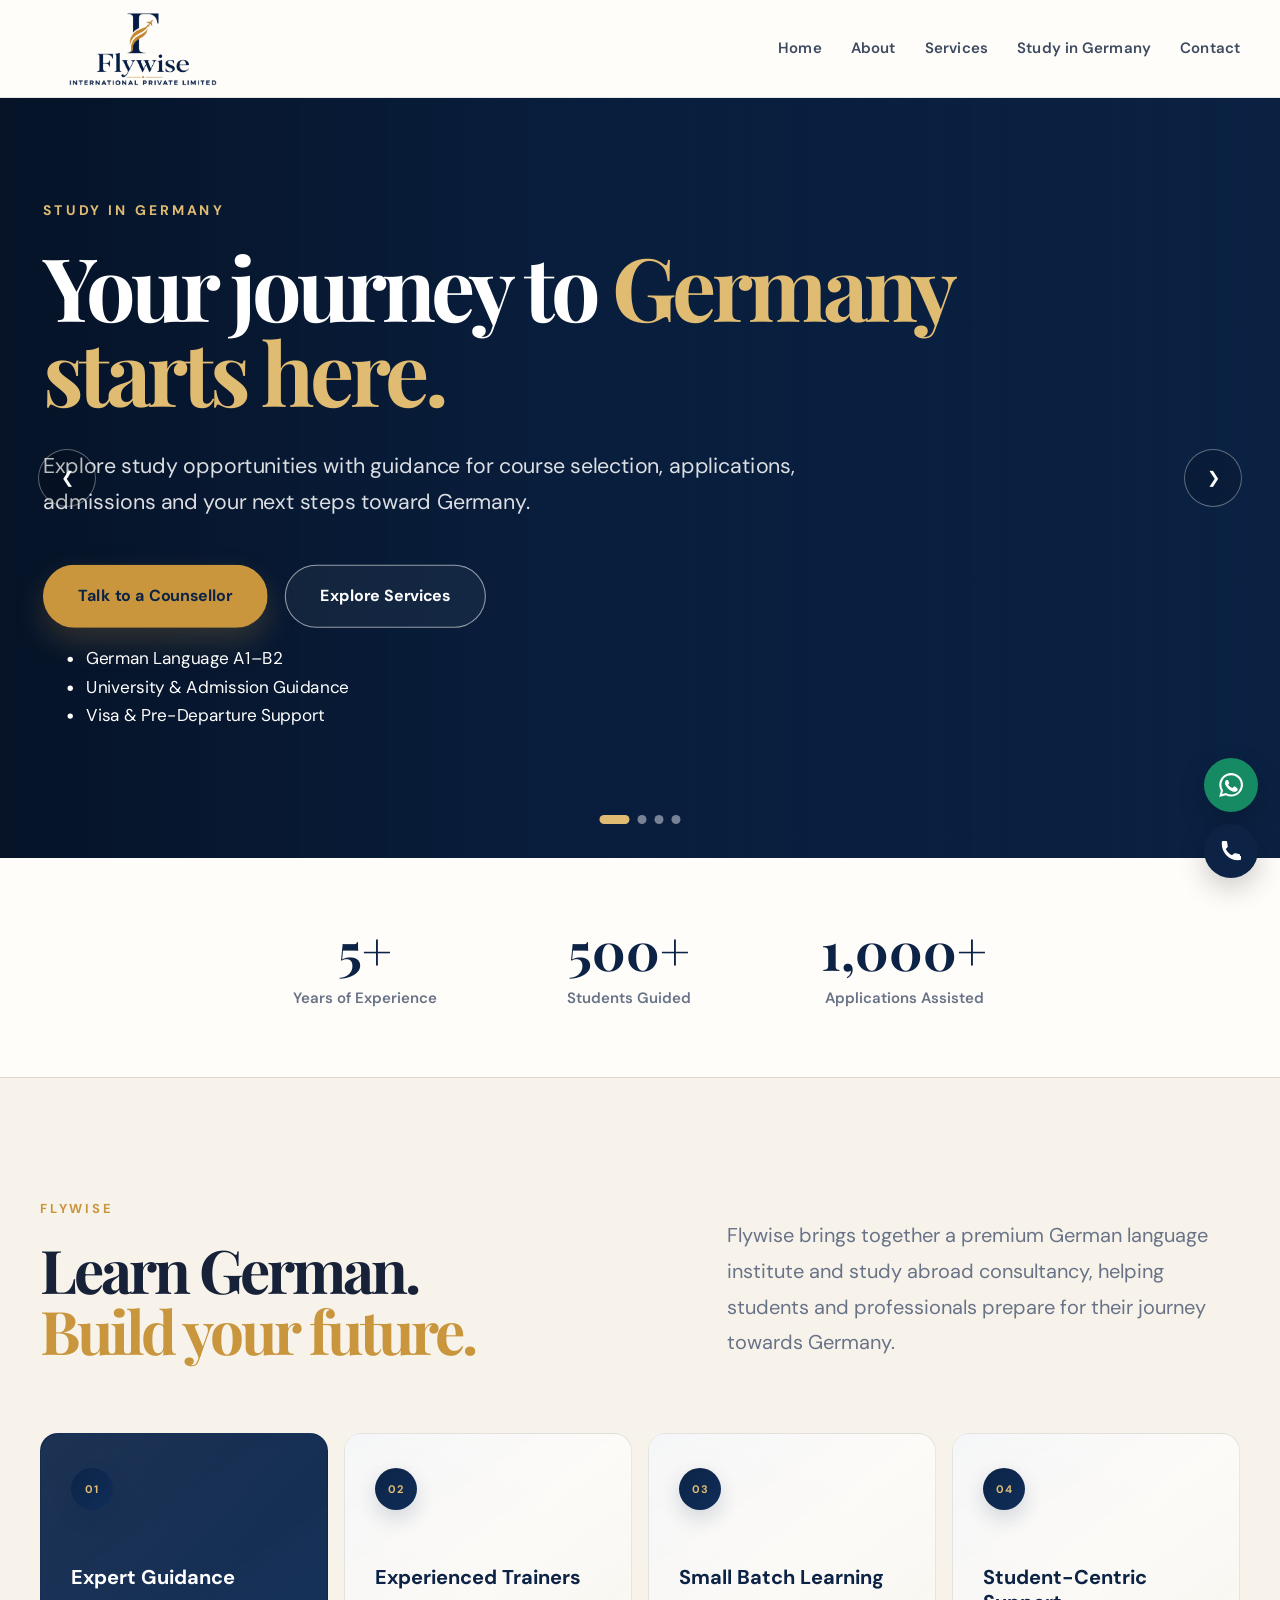
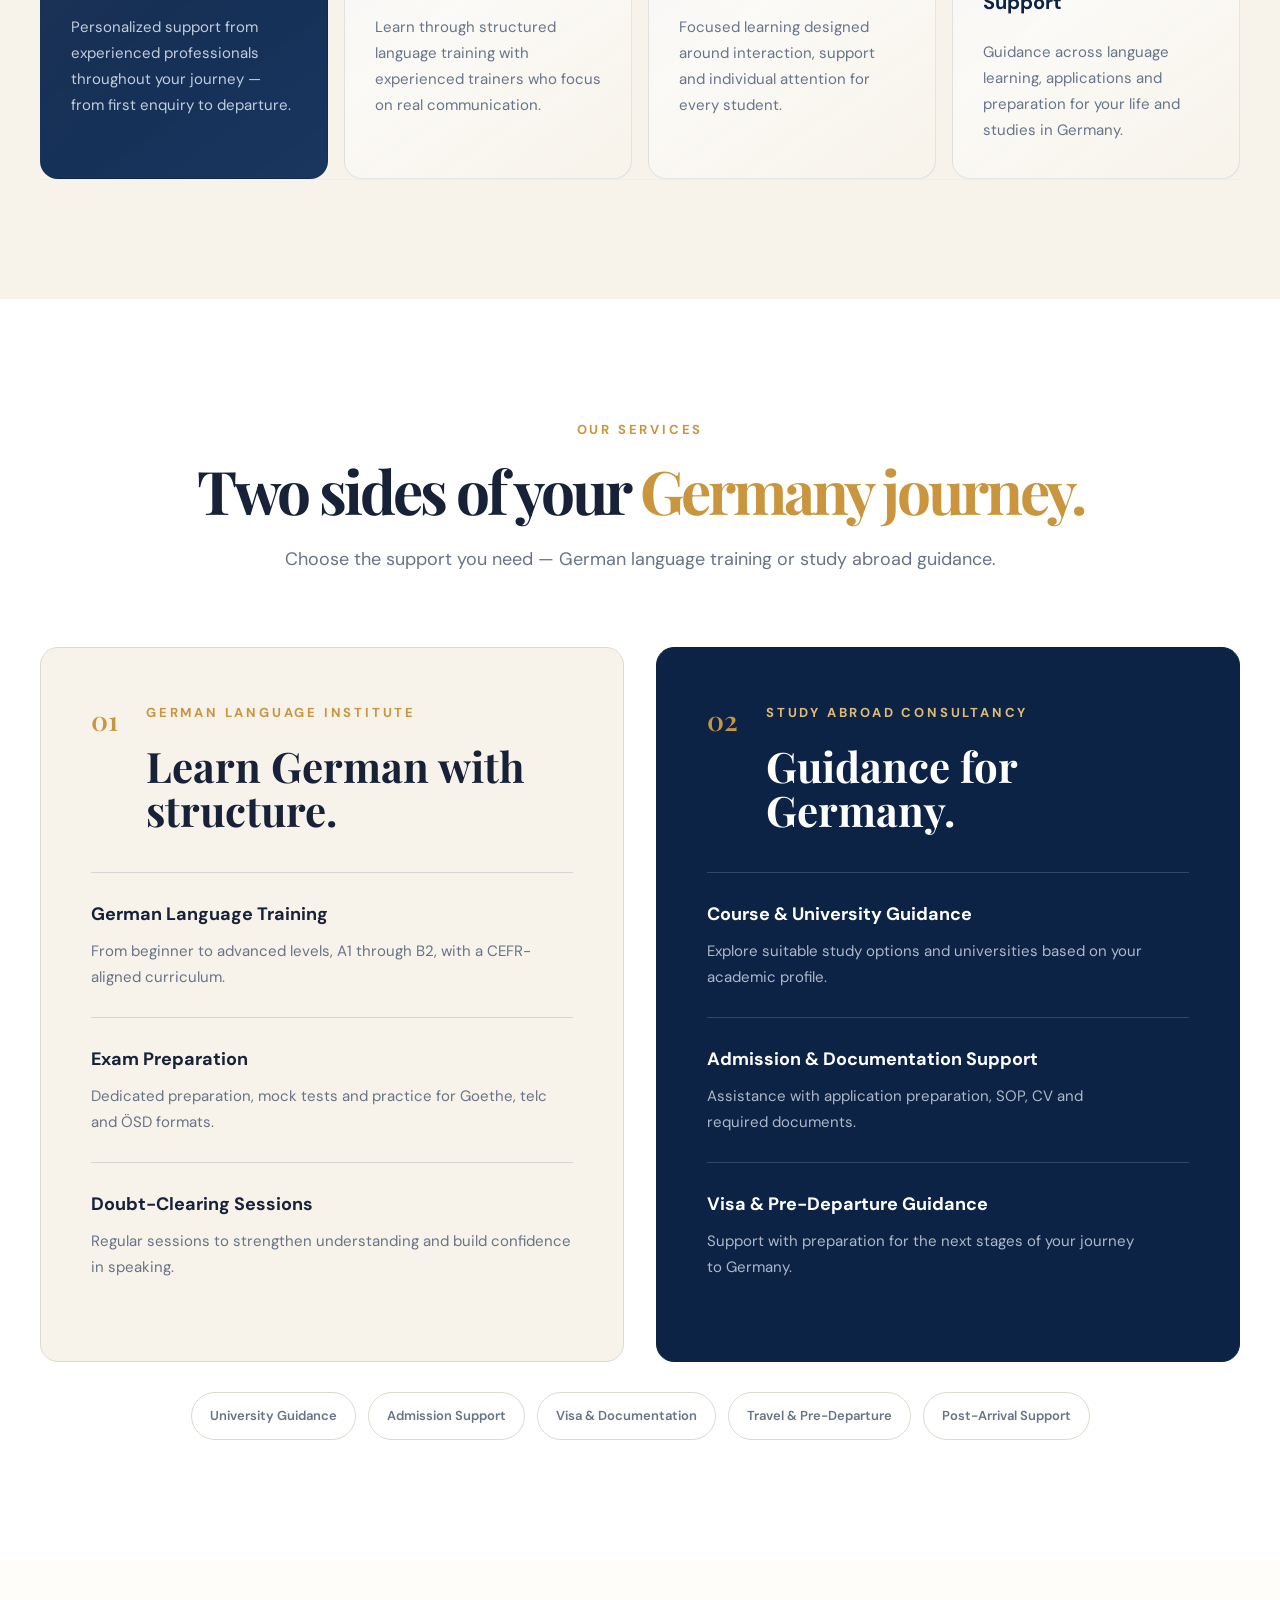
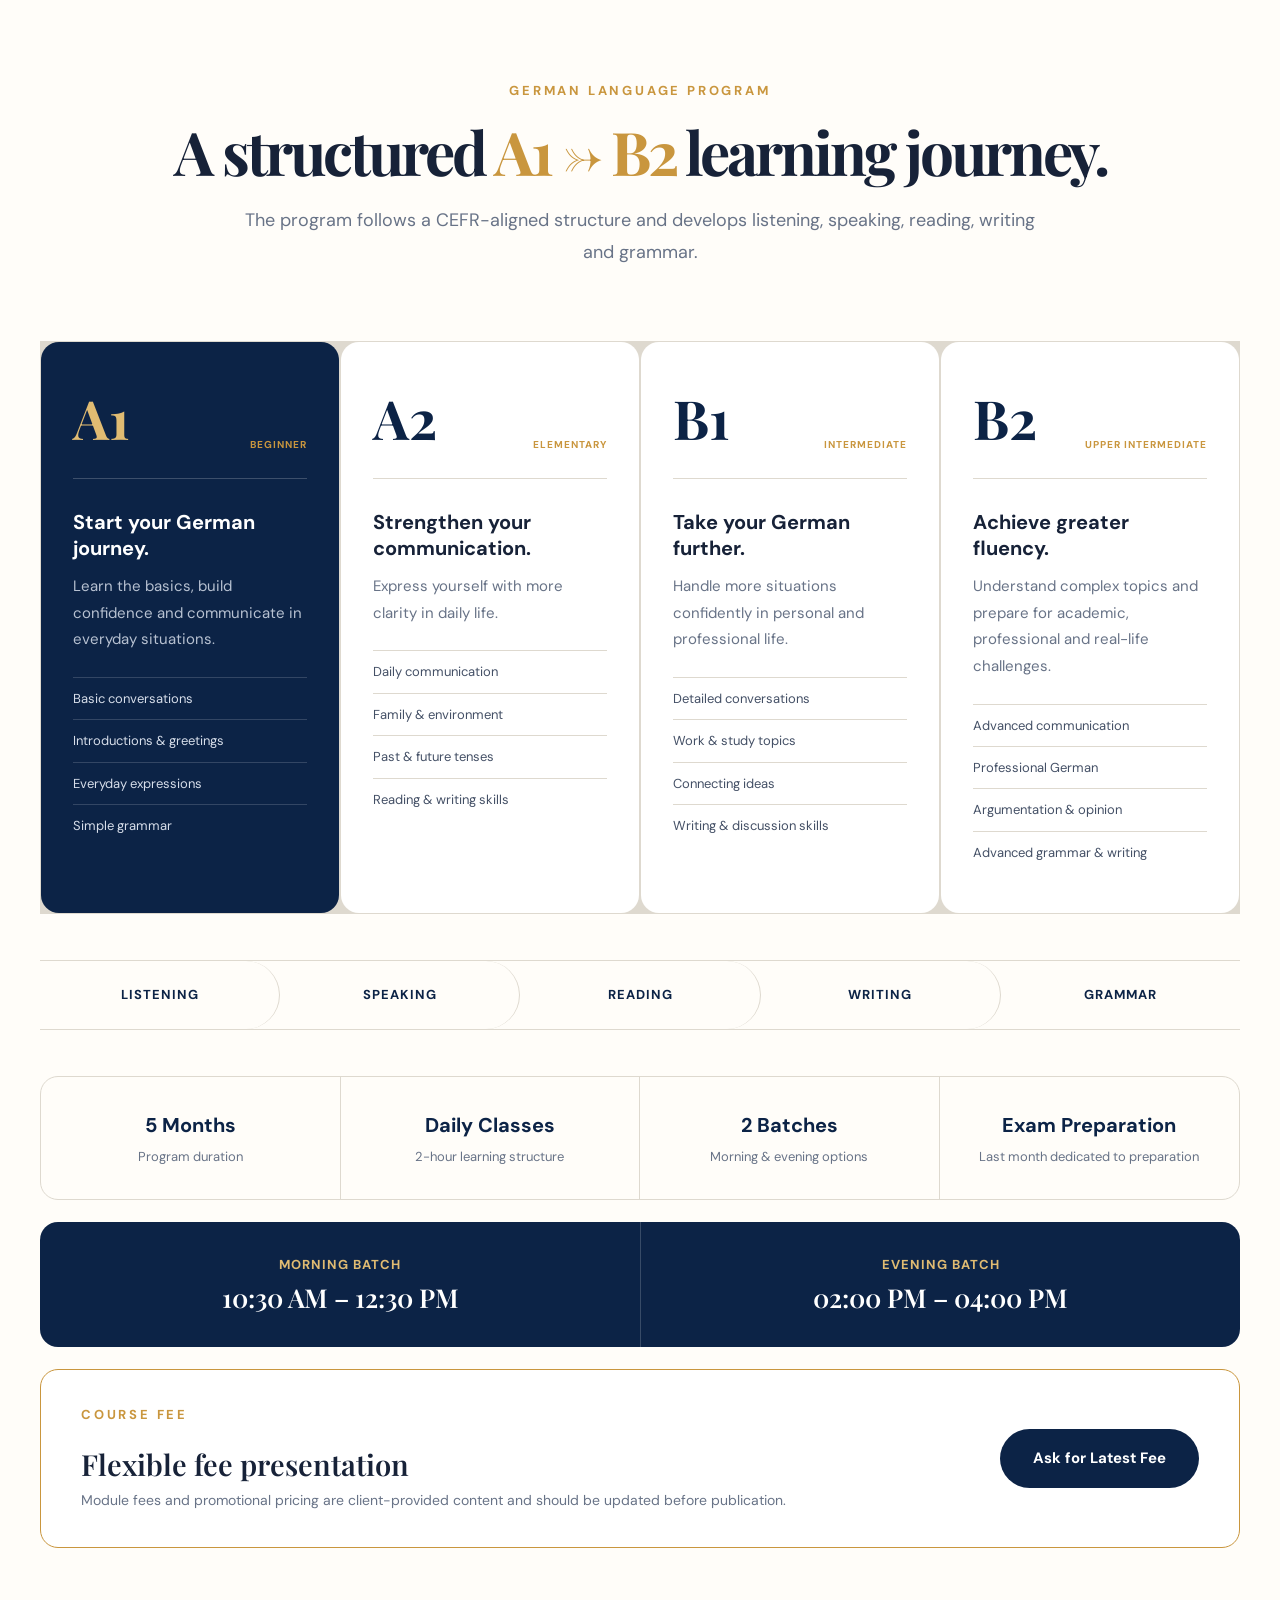
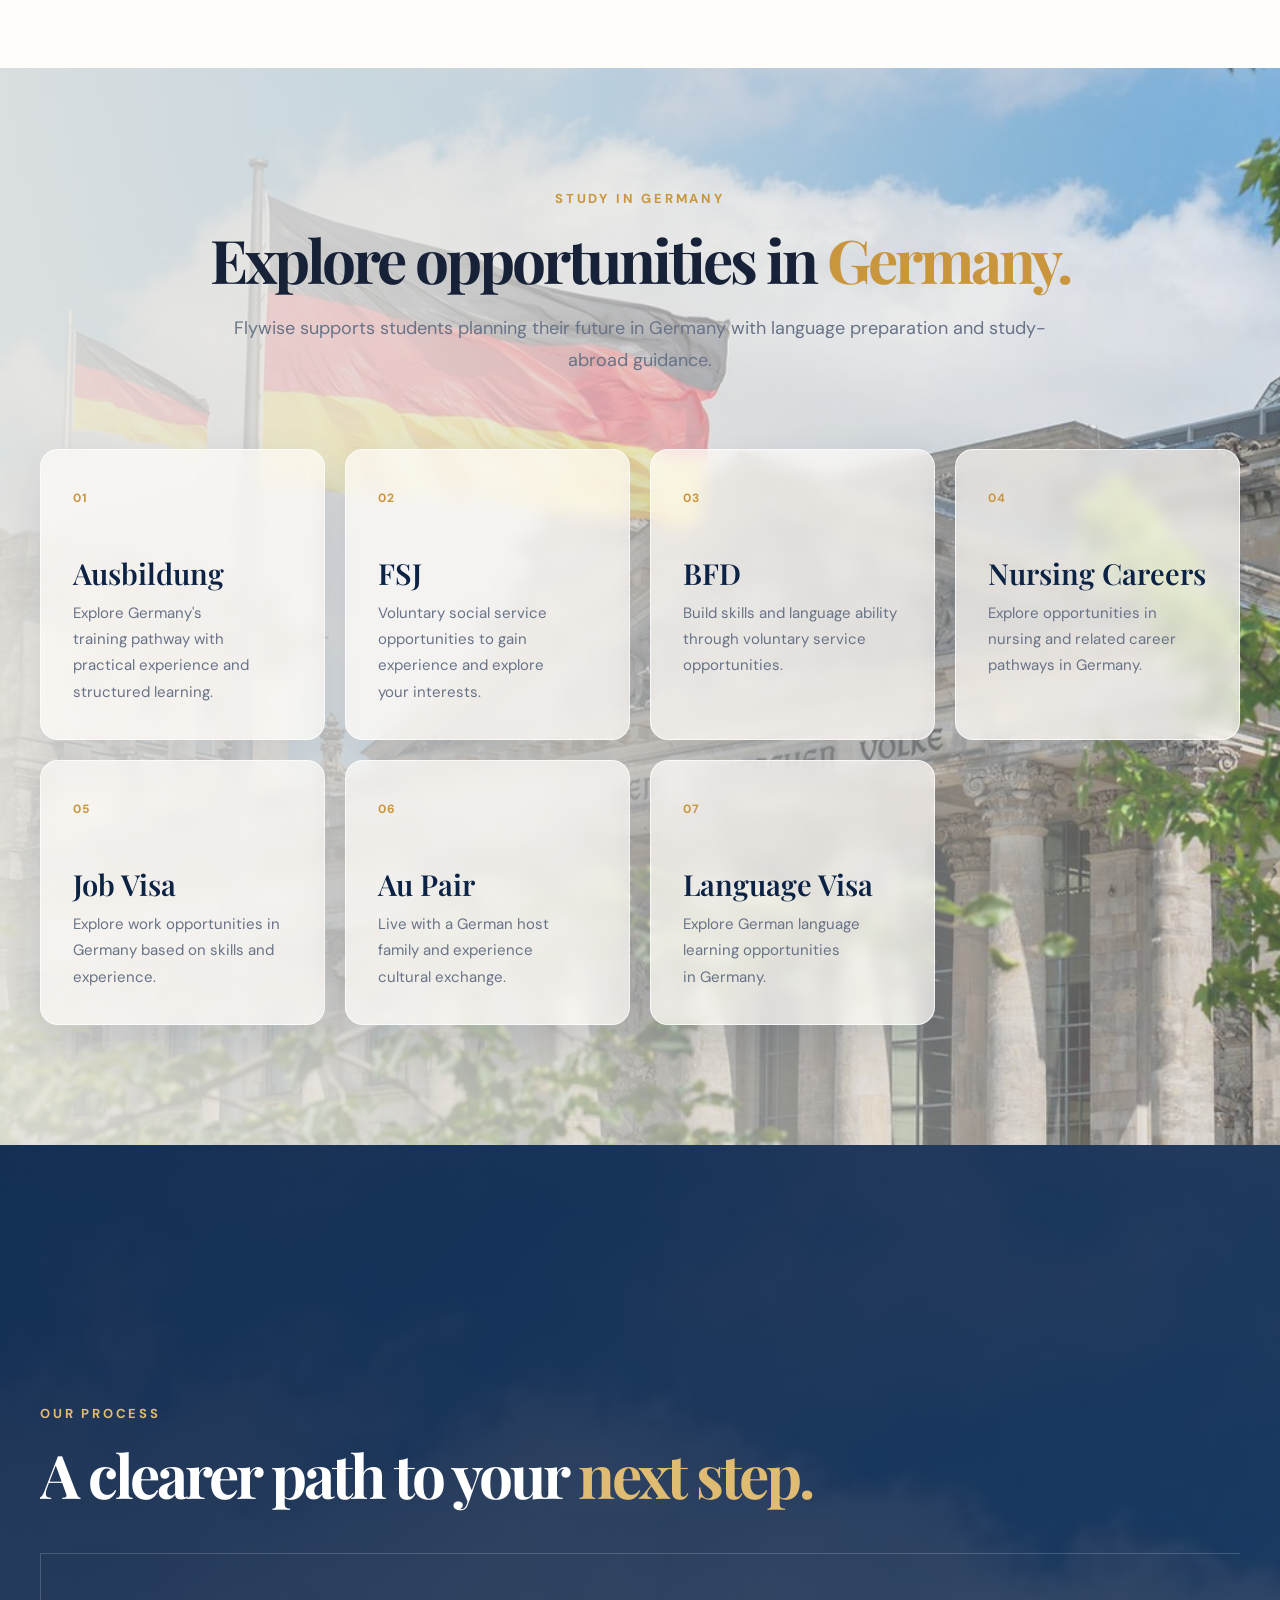
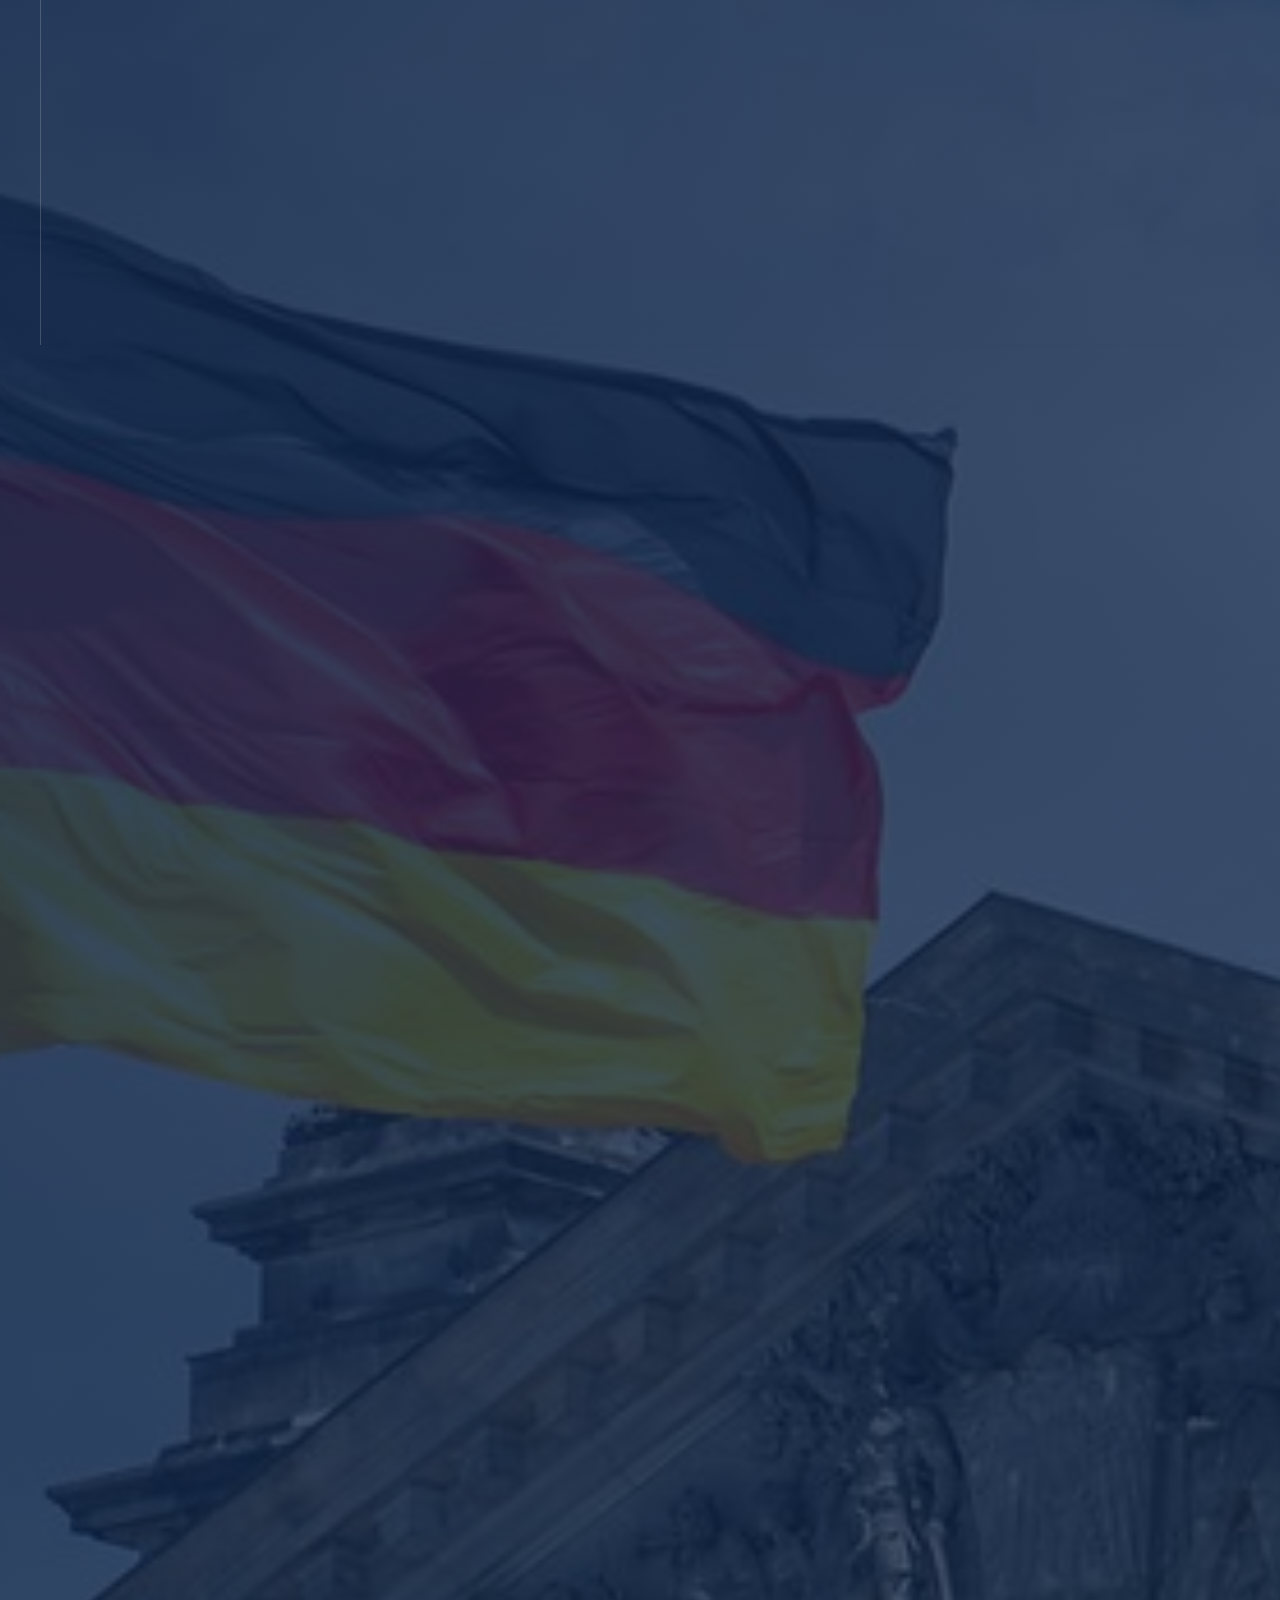
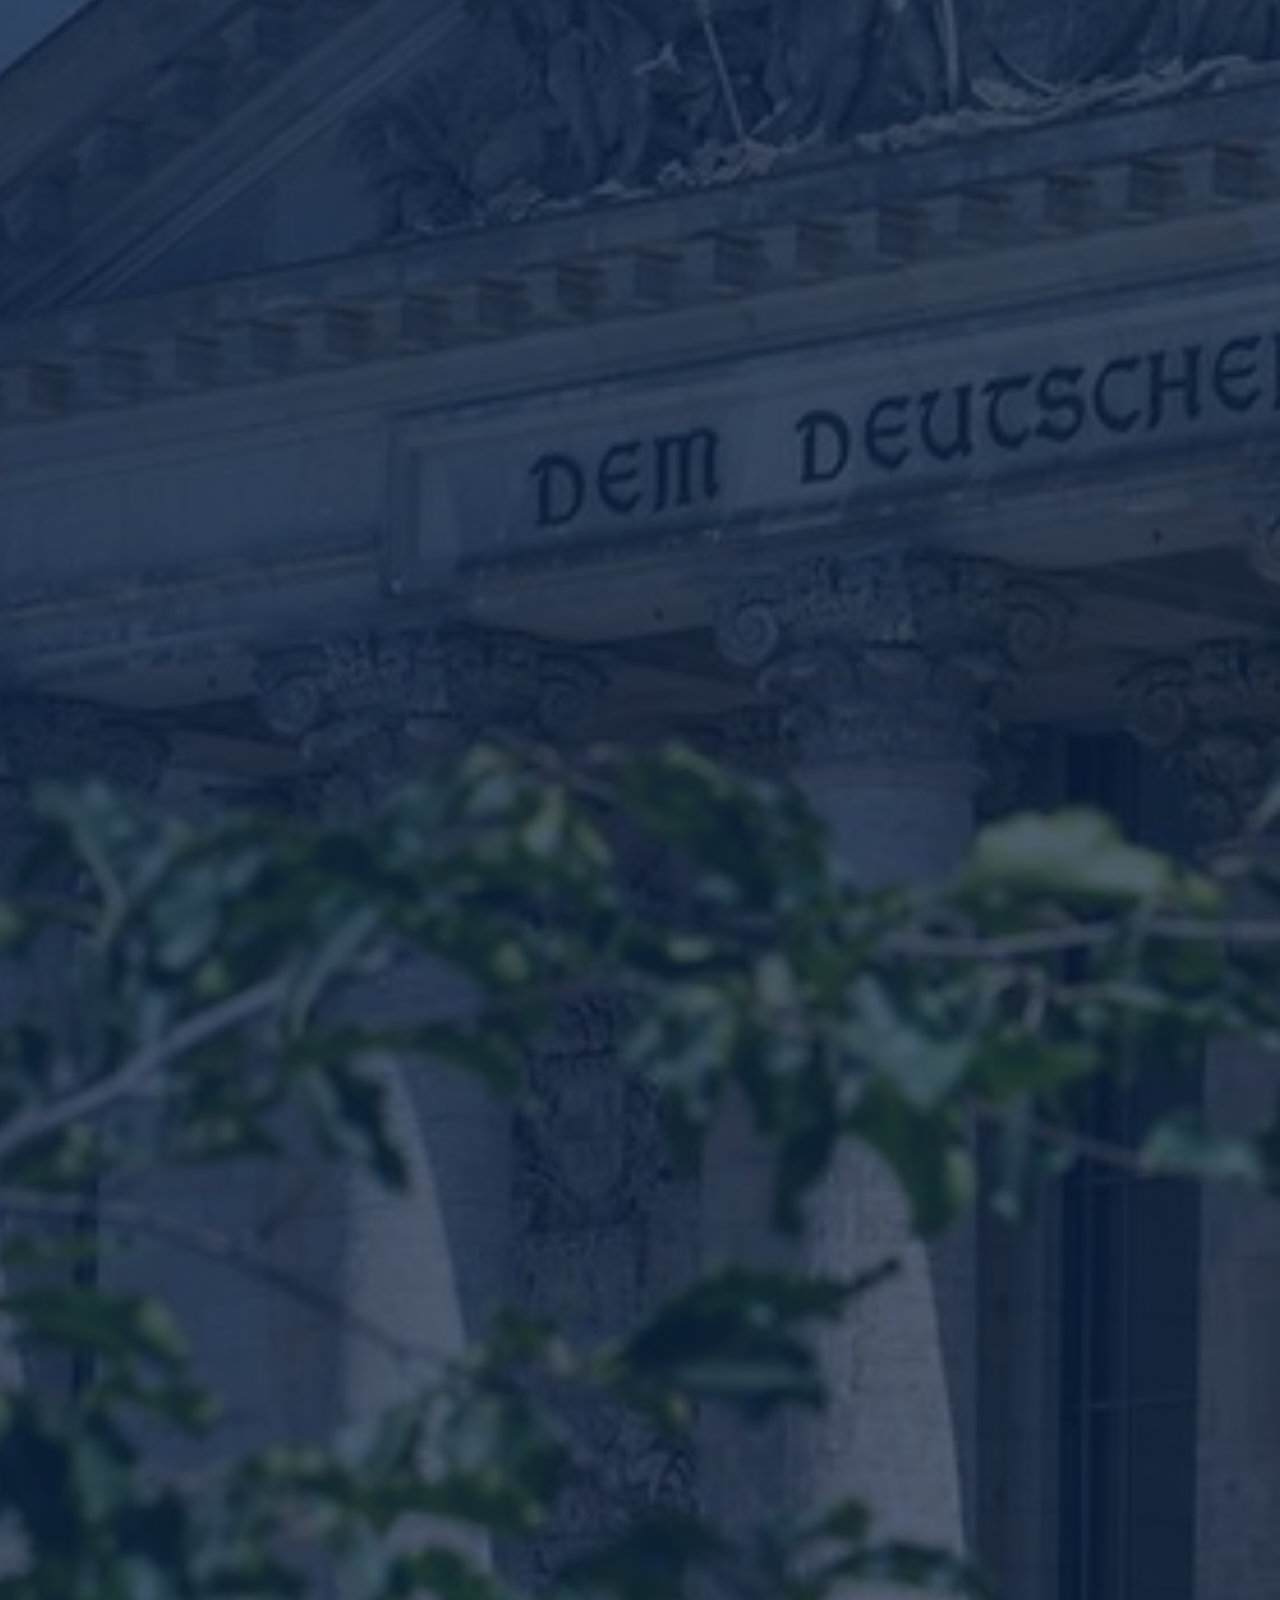
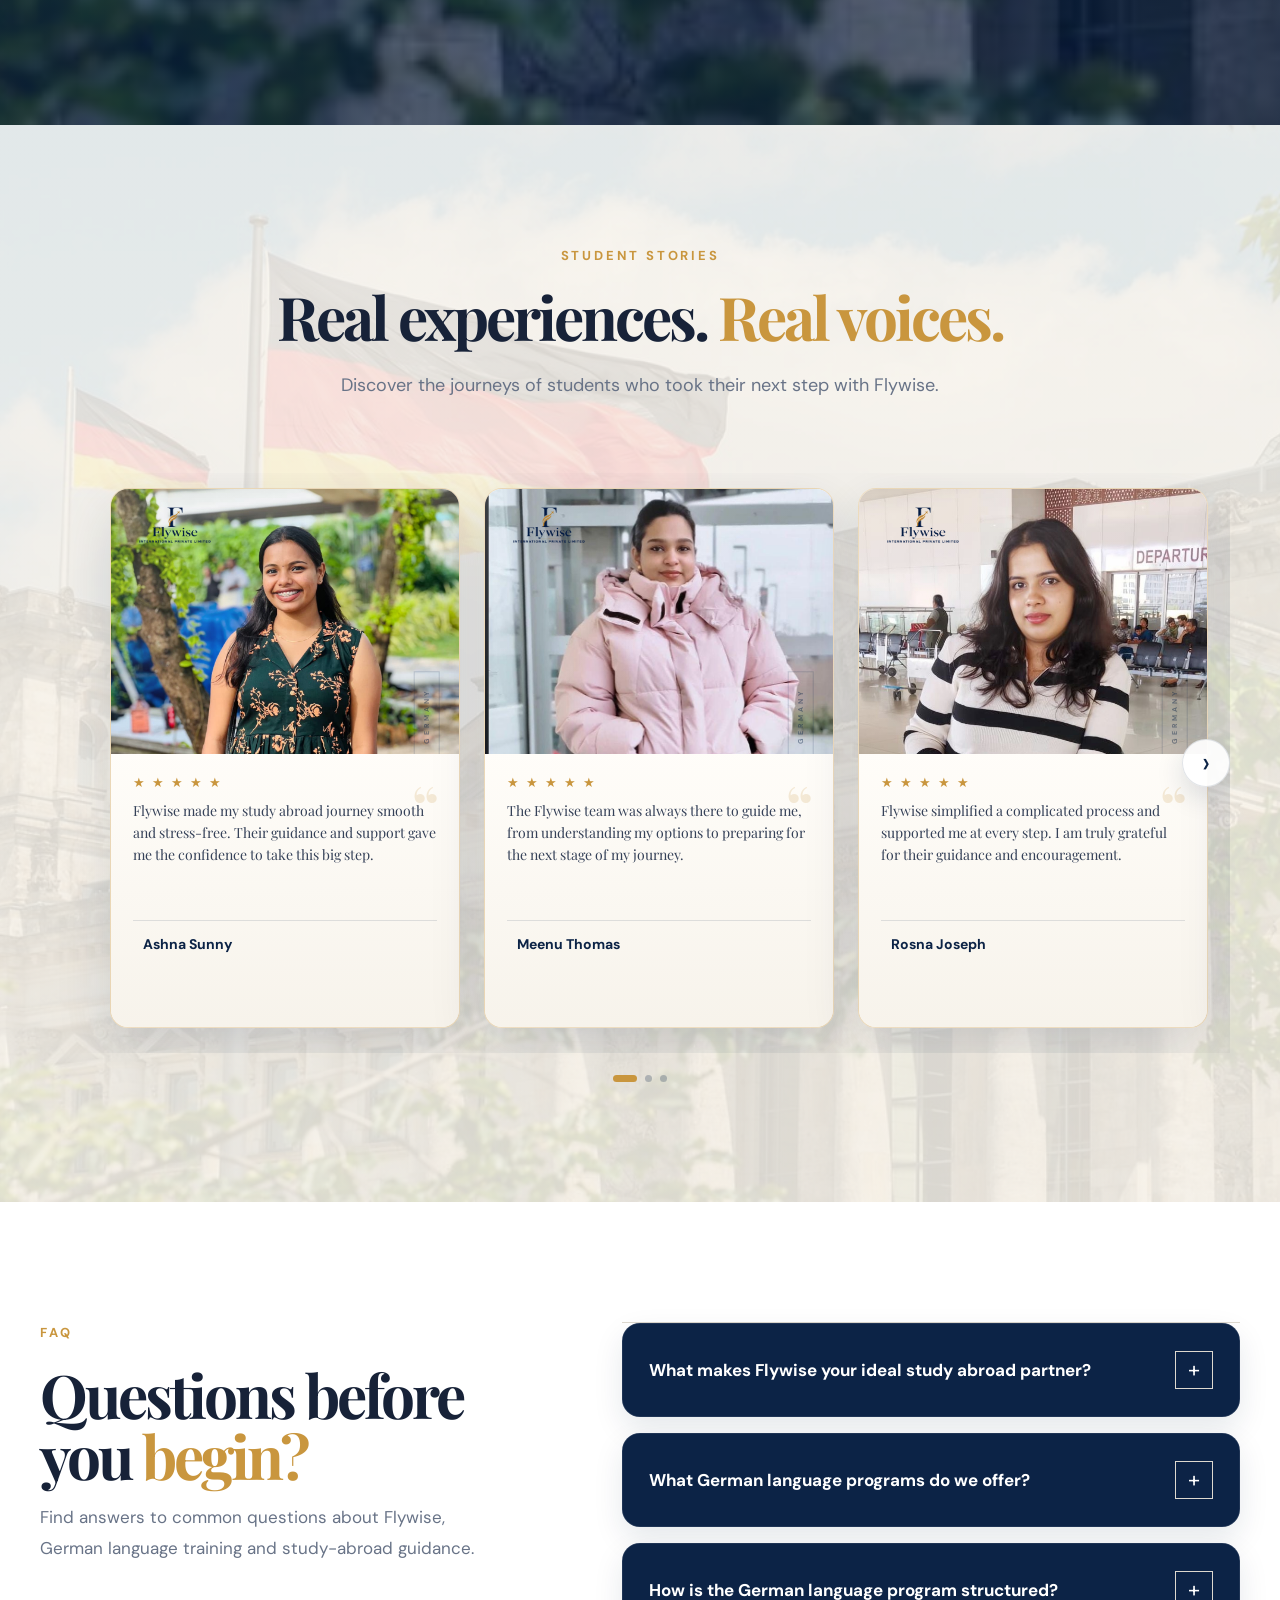
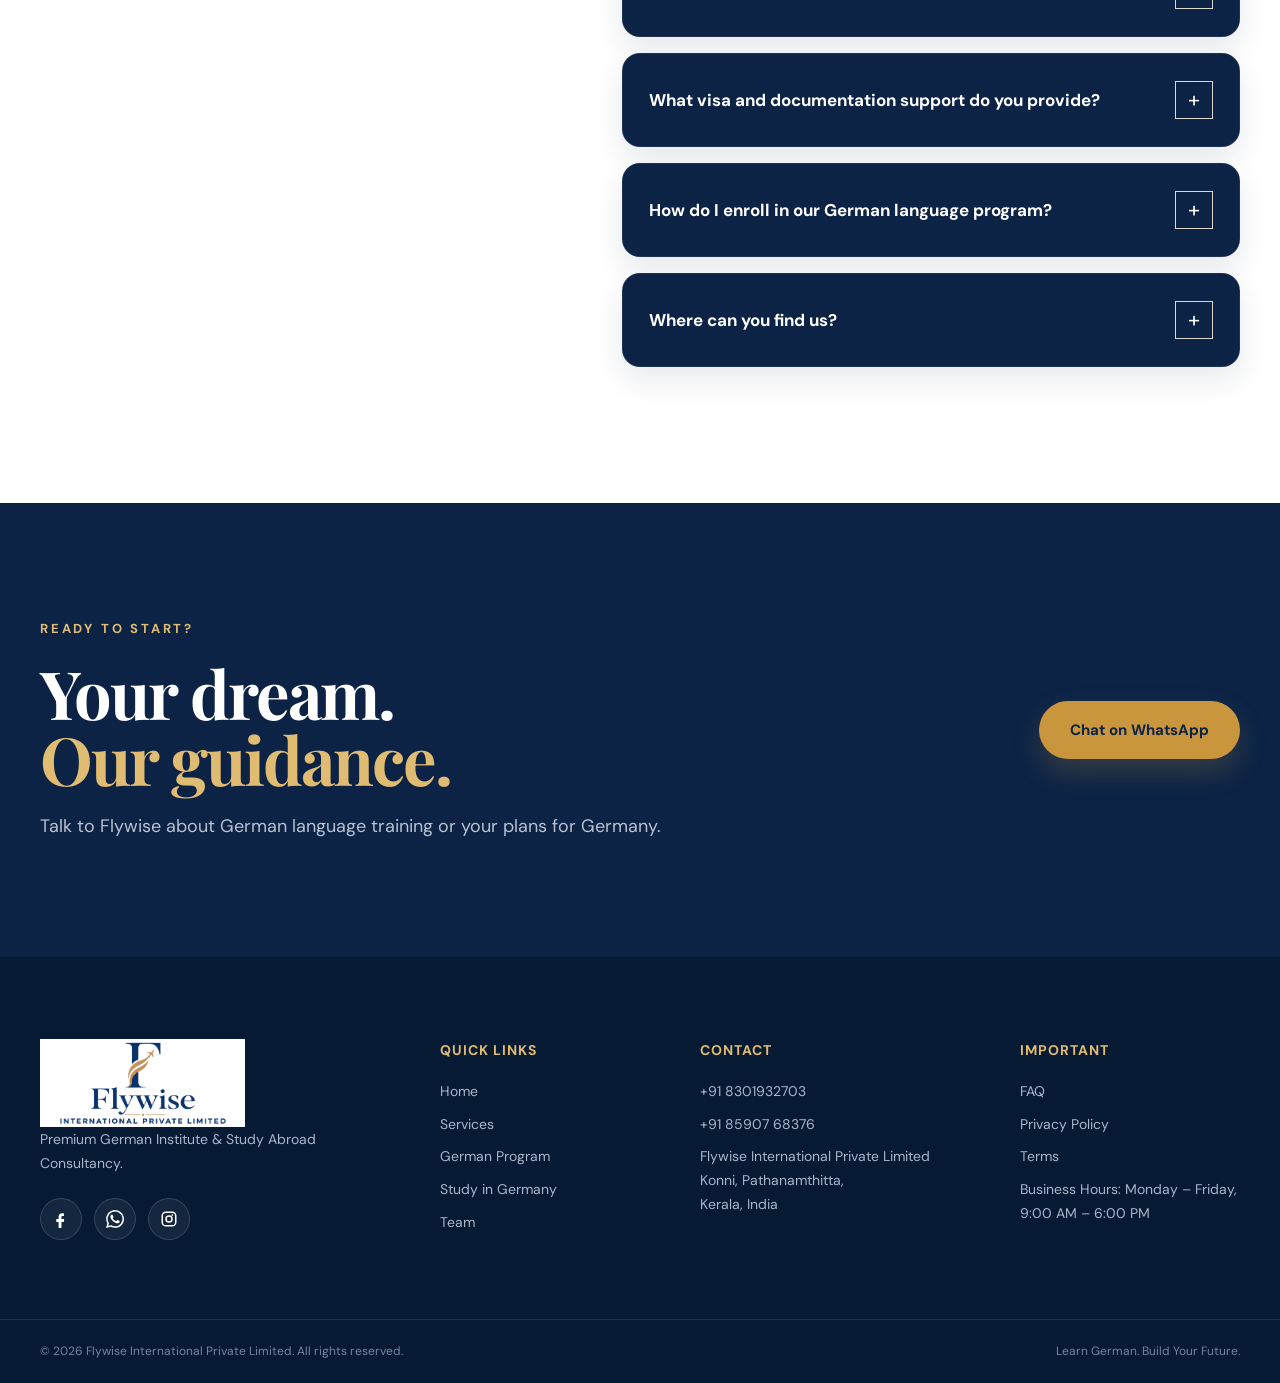
<file: index.html>
<!DOCTYPE html>
<html lang="en">
<head>
  <meta charset="UTF-8">
  <meta name="viewport" content="width=device-width, initial-scale=1.0">
  <meta name="description" content="Flywise International Private Limited — German language training and study abroad guidance for Germany from Konni, Pathanamthitta, Kerala.">
  <meta name="theme-color" content="#0c2346">
  <title>Flywise | German Language Institute & Study Abroad Consultancy</title>
  <link rel="icon" href="images/flywise-logo.png">
  <link rel="preconnect" href="https://fonts.googleapis.com">
  <link rel="preconnect" href="https://fonts.gstatic.com" crossorigin>
  <link href="https://fonts.googleapis.com/css2?family=DM+Sans:wght@400;500;600;700&family=Playfair+Display:wght@600;700&display=swap" rel="stylesheet">
  <link rel="stylesheet" href="css/style.css">
</head>
<script>
document.addEventListener("DOMContentLoaded", () => {

    /* =========================================
       EXISTING INTERACTIVE ELEMENTS
       ========================================= */

    const interactiveElements = document.querySelectorAll(
        ".service-group, .opportunity, .level, .team-card, .story, .btn"
    );

    interactiveElements.forEach((element) => {

        element.addEventListener("mousemove", (e) => {

            const rect = element.getBoundingClientRect();

            const x = e.clientX - rect.left;
            const y = e.clientY - rect.top;

            const percentX = (x / rect.width) * 100;
            const percentY = (y / rect.height) * 100;

            element.style.setProperty("--mx", `${percentX}%`);
            element.style.setProperty("--my", `${percentY}%`);

            /* Subtle 3D tilt */
            if (
                element.classList.contains("service-group") ||
                element.classList.contains("opportunity") ||
                element.classList.contains("level") ||
                element.classList.contains("team-card")
            ) {

                const rotateX =
                    ((y / rect.height) - 0.5) * -4;

                const rotateY =
                    ((x / rect.width) - 0.5) * 4;

                element.style.transform =
                    `perspective(900px)
                     rotateX(${rotateX}deg)
                     rotateY(${rotateY}deg)
                     translateY(-4px)`;
            }

        });

        element.addEventListener("mouseleave", () => {

            element.style.removeProperty("--mx");
            element.style.removeProperty("--my");

            element.style.transform = "";

        });

    });


    /* =========================================
       PROCESS SECTION — SCROLL ANIMATION
       ========================================= */

    const process = document.querySelector(".process");
    const processCards = document.querySelectorAll(".process-step");

    if (process && processCards.length) {

        let ticking = false;

        function updateProcessAnimation() {

            /* Desktop pinned animation */
            if (window.innerWidth > 850) {

                const rect = process.getBoundingClientRect();
                const viewportHeight = window.innerHeight;

                const scrollDistance =
                    process.offsetHeight - viewportHeight;

                let progress =
                    -rect.top / scrollDistance;

                progress =
                    Math.max(0, Math.min(1, progress));

                /*
                 * Cards animate through the middle
                 * portion of the Process section.
                 */
                const start = 0.06;
                const end = 0.82;

                let animationProgress =
                    (progress - start) /
                    (end - start);

                animationProgress =
                    Math.max(0, Math.min(1, animationProgress));

                processCards.forEach((card, index) => {

                    const cardStart =
                        index / processCards.length;

                    const cardEnd =
                        (index + 1) / processCards.length;

                    let cardProgress =
                        (animationProgress - cardStart) /
                        (cardEnd - cardStart);

                    cardProgress =
                        Math.max(0, Math.min(1, cardProgress));

                    /* Smooth cubic easing */
                    const eased =
                        1 - Math.pow(1 - cardProgress, 3);

                    card.style.opacity = eased;

                    card.style.transform =
                        `translate3d(
                            0,
                            ${(1 - eased) * 110}vh,
                            0
                        ) scale(${0.94 + eased * 0.06})`;
                });

            }

            /* =================================
               MOBILE — NORMAL SCROLL REVEAL
               ================================= */

            else {

    processCards.forEach((card) => {

        card.classList.add("process-visible");

        card.style.opacity = "1";
        card.style.transform = "none";

    });

}

            ticking = false;
        }


        function requestProcessUpdate() {

            if (!ticking) {

                requestAnimationFrame(
                    updateProcessAnimation
                );

                ticking = true;
            }
        }


        window.addEventListener(
            "scroll",
            requestProcessUpdate,
            { passive: true }
        );

        window.addEventListener(
            "resize",
            requestProcessUpdate
        );

        updateProcessAnimation();
    }

});
</script>
<body>
  <a class="skip-link" href="#main">Skip to content</a>

  <header class="site-header" id="siteHeader" data-enable-scroll-header="true">
    <div class="container header-inner">
      <a class="brand" href="index.html" aria-label="Flywise home">
        <img src="images/flywise-logo.jpg" alt="Flywise International Private Limited logo">
      </a>
      <button class="menu-toggle" type="button" aria-label="Open navigation" aria-expanded="false" aria-controls="mainNav">
        <span></span><span></span><span></span>
      </button>
      <nav class="main-nav" id="mainNav" aria-label="Main navigation">
        <a href="index.html">Home</a>
        <a href="about.html">About</a>
        <a href="#services">Services</a>
        <a href="#germany">Study in Germany</a>
        <a href="contact.html">Contact</a>
      </nav>
    </div>
  </header>

  <main id="main">
    <!-- HERO -->
    <section class="hero" aria-label="Flywise introduction">
      <div class="hero-slides">
        <article class="hero-slide active" style="--hero-image:url('https://images.unsplash.com/photo-1467269204594-9661b134dd2b?auto=format&fit=crop&w=2400&q=88');">
          <div class="hero-overlay"></div>
          <div class="container hero-content">
            <div class="hero-copy">
              <p class="eyebrow light">STUDY IN GERMANY</p>
              <h1>Your journey to <em>Germany starts here.</em></h1>
              <p>Explore study opportunities with guidance for course selection, applications, admissions and your next steps toward Germany.</p>
              <div class="hero-actions">
                <a class="btn btn-gold" href="https://wa.me/918301932703?text=Hello%20Flywise,%20I%20would%20like%20to%20know%20more%20about%20studying%20in%20Germany." target="_blank" rel="noopener">Talk to a Counsellor</a>
                <a class="btn btn-outline-light" href="#services">Explore Services</a>
              </div>
              <ul class="hero-points">
                <li>German Language A1–B2</li>
                <li>University & Admission Guidance</li>
                <li>Visa & Pre-Departure Support</li>
              </ul>
            </div>
          </div>
        </article>

        <article class="hero-slide" style="--hero-image:url('https://images.unsplash.com/photo-1599946347371-68eb71b16afc?auto=format&fit=crop&w=2400&q=88');">
          <div class="hero-overlay"></div>
          <div class="container hero-content">
            <div class="hero-copy">
              <p class="eyebrow light">GERMAN LANGUAGE INSTITUTE</p>
              <h1>Learn German. <em>Build your future.</em></h1>
              <p>Build your language foundation through a structured A1 to B2 learning journey with experienced trainers and personalized guidance.</p>
              <div class="hero-actions">
                <a class="btn btn-gold" href="#language">Explore German Program</a>
                <a class="btn btn-outline-light" href="#contact">Enquire Now</a>
              </div>
              <ul class="hero-points">
                <li>CEFR-Aligned Curriculum</li>
                <li>Small Batch Learning</li>
                <li>Exam Preparation Included</li>
              </ul>
            </div>
          </div>
        </article>

        <article class="hero-slide" style="--hero-image:url('https://images.unsplash.com/photo-1528728329032-2972f65dfb3f?auto=format&fit=crop&w=2400&q=88');">
          <div class="hero-overlay"></div>
          <div class="container hero-content">
            <div class="hero-copy">
              <p class="eyebrow light">YOUR PATH TO GERMANY</p>
              <h1>One journey. <em>Many possibilities.</em></h1>
              <p>From German language preparation to study-abroad guidance, Flywise supports you through every stage of your journey.</p>
              <div class="hero-actions">
                <a class="btn btn-gold" href="#germany">Discover Germany</a>
                <a class="btn btn-outline-light" href="#process">See the Process</a>
              </div>
              <ul class="hero-points">
                <li>Ausbildung & Nursing Pathways</li>
                <li>FSJ, BFD, Au Pair Options</li>
                <li>Job & Language Visa Guidance</li>
              </ul>
            </div>
          </div>
        </article>

        <article class="hero-slide" style="--hero-image:url('https://images.unsplash.com/photo-1449452198679-05c7fd30f416?auto=format&fit=crop&w=2400&q=88');">
          <div class="hero-overlay"></div>
          <div class="container hero-content">
            <div class="hero-copy">
              <p class="eyebrow light">YOUR DREAM. OUR GUIDANCE.</p>
              <h1>Prepare today. <em>Move forward tomorrow.</em></h1>
              <p>A premium learning and guidance experience for students and professionals planning their future in Germany.</p>
              <div class="hero-actions">
                <a class="btn btn-gold" href="https://wa.me/918301932703?text=Hello%20Flywise,%20I%20would%20like%20a%20consultation." target="_blank" rel="noopener">Start Your Journey</a>
              </div>
              <ul class="hero-points">
                <li>Personalized Counselling</li>
                <li>End-to-End Support</li>
                <li>Konni, Pathanamthitta, Kerala</li>
              </ul>
            </div>
          </div>
        </article>
      </div>

      <button class="hero-arrow prev" type="button" aria-label="Previous slide">&#10094;</button>
      <button class="hero-arrow next" type="button" aria-label="Next slide">&#10095;</button>
      <div class="hero-dots" aria-label="Hero slides">
        <button class="active" type="button" aria-label="Go to slide 1"></button>
        <button type="button" aria-label="Go to slide 2"></button>
        <button type="button" aria-label="Go to slide 3"></button>
        <button type="button" aria-label="Go to slide 4"></button>
      </div>
    </section>


    <!-- STATS -->
    <section class="stats reveal" aria-label="Flywise highlights">
      <div class="container stats-grid">
        <div class="stat"><strong data-target="5" data-suffix="+">0</strong><span>Years of Experience</span></div>
        <div class="stat"><strong data-target="500" data-suffix="+">0</strong><span>Students Guided</span></div>
        <div class="stat"><strong data-target="1000" data-suffix="+">0</strong><span>Applications Assisted</span></div>
      </div>
    </section>

    <!-- INTRO / WHY -->
    <section class="section intro reveal">
      <div class="container split-heading">
        <div>
          <p class="eyebrow">FLYWISE</p>
          <h2>Learn German.<br><span>Build your future.</span></h2>
        </div>
        <p class="lead">Flywise brings together a premium German language institute and study abroad consultancy, helping students and professionals prepare for their journey towards Germany.</p>
      </div>
      <div class="container feature-grid">
        <article class="feature"><span class="feature-no">01</span><h3>Expert Guidance</h3><p>Personalized support from experienced professionals throughout your journey — from first enquiry to departure.</p></article>
        <article class="feature"><span class="feature-no">02</span><h3>Experienced Trainers</h3><p>Learn through structured language training with experienced trainers who focus on real communication.</p></article>
        <article class="feature"><span class="feature-no">03</span><h3>Small Batch Learning</h3><p>Focused learning designed around interaction, support and individual attention for every student.</p></article>
        <article class="feature"><span class="feature-no">04</span><h3>Student-Centric Support</h3><p>Guidance across language learning, applications and preparation for your life and studies in Germany.</p></article>
      </div>
    </section>

    <!-- SERVICES -->
    <section class="section services" id="services">
      <div class="container">
        <div class="section-heading reveal">
          <p class="eyebrow">OUR SERVICES</p>
          <h2>Two sides of your <span>Germany journey.</span></h2>
          <p>Choose the support you need — German language training or study abroad guidance.</p>
        </div>
        <div class="service-groups">
          <div class="service-group reveal">
            <div class="group-title"><span>01</span><div><p class="eyebrow">GERMAN LANGUAGE INSTITUTE</p><h3>Learn German with structure.</h3></div></div>
            <div class="service-list">
              <article><b>German Language Training</b><p>From beginner to advanced levels, A1 through B2, with a CEFR-aligned curriculum.</p></article>
              <article><b>Exam Preparation</b><p>Dedicated preparation, mock tests and practice for Goethe, telc and ÖSD formats.</p></article>
              <article><b>Doubt-Clearing Sessions</b><p>Regular sessions to strengthen understanding and build confidence in speaking.</p></article>
            </div>
          </div>
          <div class="service-group dark reveal">
            <div class="group-title"><span>02</span><div><p class="eyebrow light">STUDY ABROAD CONSULTANCY</p><h3>Guidance for Germany.</h3></div></div>
            <div class="service-list">
              <article><b>Course & University Guidance</b><p>Explore suitable study options and universities based on your academic profile.</p></article>
              <article><b>Admission & Documentation Support</b><p>Assistance with application preparation, SOP, CV and required documents.</p></article>
              <article><b>Visa & Pre-Departure Guidance</b><p>Support with preparation for the next stages of your journey to Germany.</p></article>
            </div>
          </div>
        </div>
        <div class="mini-services reveal">
          <span>University Guidance</span><span>Admission Support</span><span>Visa & Documentation</span><span>Travel & Pre-Departure</span><span>Post-Arrival Support</span>
        </div>
      </div>
    </section>

    <!-- LANGUAGE PROGRAM -->
    <section class="section language" id="language">
      <div class="container">
        <div class="section-heading reveal">
          <p class="eyebrow">GERMAN LANGUAGE PROGRAM</p>
          <h2>A structured <span>A1 → B2</span> learning journey.</h2>
          <p>The program follows a CEFR-aligned structure and develops listening, speaking, reading, writing and grammar.</p>
        </div>
        <div class="levels reveal">
          <article class="level active"><div class="level-top"><span>A1</span><small>BEGINNER</small></div><h3>Start your German journey.</h3><p>Learn the basics, build confidence and communicate in everyday situations.</p><ul><li>Basic conversations</li><li>Introductions & greetings</li><li>Everyday expressions</li><li>Simple grammar</li></ul></article>
          <article class="level"><div class="level-top"><span>A2</span><small>ELEMENTARY</small></div><h3>Strengthen your communication.</h3><p>Express yourself with more clarity in daily life.</p><ul><li>Daily communication</li><li>Family & environment</li><li>Past & future tenses</li><li>Reading & writing skills</li></ul></article>
          <article class="level"><div class="level-top"><span>B1</span><small>INTERMEDIATE</small></div><h3>Take your German further.</h3><p>Handle more situations confidently in personal and professional life.</p><ul><li>Detailed conversations</li><li>Work & study topics</li><li>Connecting ideas</li><li>Writing & discussion skills</li></ul></article>
          <article class="level"><div class="level-top"><span>B2</span><small>UPPER INTERMEDIATE</small></div><h3>Achieve greater fluency.</h3><p>Understand complex topics and prepare for academic, professional and real-life challenges.</p><ul><li>Advanced communication</li><li>Professional German</li><li>Argumentation & opinion</li><li>Advanced grammar & writing</li></ul></article>
        </div>
        <div class="skills reveal">
          <span>Listening</span><span>Speaking</span><span>Reading</span><span>Writing</span><span>Grammar</span>
        </div>
        <div class="program-details reveal">
          <div><strong>5 Months</strong><span>Program duration</span></div>
          <div><strong>Daily Classes</strong><span>2-hour learning structure</span></div>
          <div><strong>2 Batches</strong><span>Morning & evening options</span></div>
          <div><strong>Exam Preparation</strong><span>Last month dedicated to preparation</span></div>
        </div>
        <div class="schedule-box reveal">
          <div><small>MORNING BATCH</small><strong>10:30 AM – 12:30 PM</strong></div>
          <div><small>EVENING BATCH</small><strong>02:00 PM – 04:00 PM</strong></div>
        </div>
        <div class="fee-box reveal">
          <div><p class="eyebrow">COURSE FEE</p><h3>Flexible fee presentation</h3><p>Module fees and promotional pricing are client-provided content and should be updated before publication.</p></div>
          <a class="btn btn-navy" href="https://wa.me/918301932703?text=Hello%20Flywise,%20I%20would%20like%20the%20latest%20German%20language%20program%20fee%20details." target="_blank" rel="noopener">Ask for Latest Fee</a>
        </div>
      </div>
    </section>

    <!-- GERMANY -->
    <section class="section germany" id="germany">
      <div class="container">
        <div class="section-heading reveal">
          <p class="eyebrow">STUDY IN GERMANY</p>
          <h2>Explore opportunities in <span>Germany.</span></h2>
          <p>Flywise supports students planning their future in Germany with language preparation and study-abroad guidance.</p>
        </div>
        <div class="opportunities-slider">
        <div class="opportunities">

  <article class="opportunity">
    <span>01</span>
    <h3>Ausbildung</h3>
    <p>Explore Germany's training pathway with practical experience and structured learning.</p>
  </article>

  <article class="opportunity">
    <span>02</span>
    <h3>FSJ</h3>
    <p>Voluntary social service opportunities to gain experience and explore your interests.</p>
  </article>

  <article class="opportunity">
    <span>03</span>
    <h3>BFD</h3>
    <p>Build skills and language ability through voluntary service opportunities.</p>
  </article>

  <article class="opportunity">
    <span>04</span>
    <h3>Nursing Careers</h3>
    <p>Explore opportunities in nursing and related career pathways in Germany.</p>
  </article>

  <article class="opportunity">
    <span>05</span>
    <h3>Job Visa</h3>
    <p>Explore work opportunities in Germany based on skills and experience.</p>
  </article>

  <article class="opportunity">
    <span>06</span>
    <h3>Au Pair</h3>
    <p>Live with a German host family and experience cultural exchange.</p>
  </article>

  <article class="opportunity">
    <span>07</span>
    <h3>Language Visa</h3>
    <p>Explore German language learning opportunities in Germany.</p>
  </article>
</div>
  </div>
</div>

<div class="opportunity-dots" aria-label="Germany opportunities navigation">
  <button class="opportunity-dot active" aria-label="Go to opportunity 1"></button>
  <button class="opportunity-dot" aria-label="Go to opportunity 2"></button>
  <button class="opportunity-dot" aria-label="Go to opportunity 3"></button>
  <button class="opportunity-dot" aria-label="Go to opportunity 4"></button>
  <button class="opportunity-dot" aria-label="Go to opportunity 5"></button>
  <button class="opportunity-dot" aria-label="Go to opportunity 6"></button>
  <button class="opportunity-dot" aria-label="Go to opportunity 7"></button>
</div>
      </div>
    </section>

    <!-- PROCESS -->
    <section class="section process" id="process">
      <div class="container">
        <div class="section-heading reveal">
          <p class="eyebrow light">OUR PROCESS</p>
          <h2>A clearer path to your <em>next step.</em></h2>
        </div>
        <div class="process-grid">
          <article class="process-step reveal"><span>01</span><h3>Consultation</h3><p>Discuss your academic background, interests and goals.</p></article>
          <article class="process-step reveal"><span>02</span><h3>Course / University Selection</h3><p>Explore suitable study options with guidance from the team.</p></article>
          <article class="process-step reveal"><span>03</span><h3>Language / Application Preparation</h3><p>Prepare for language learning and application requirements.</p></article>
          <article class="process-step reveal"><span>04</span><h3>Application & Documentation</h3><p>Prepare and organize the required application materials.</p></article>
          <article class="process-step reveal"><span>05</span><h3>Visa / Pre-Departure Guidance</h3><p>Get guidance for preparation before your move.</p></article>
          <article class="process-step reveal"><span>06</span><h3>Next Steps</h3><p>Continue your journey towards your Germany plans.</p></article>
        </div>
      </div>
    </section>

   <!-- TESTIMONIALS -->
<section class="section stories">
  <div class="container">

    <div class="section-heading reveal">
      <p class="eyebrow">STUDENT STORIES</p>
      <h2>Real experiences. <span>Real voices.</span></h2>
      <p>Discover the journeys of students who took their next step with Flywise.</p>
    </div>

    <div class="testimonial-carousel">
      <button class="testimonial-arrow testimonial-prev" type="button" aria-label="Previous testimonial">
          ‹
      </button>

      <button class="testimonial-arrow testimonial-next" type="button" aria-label="Next testimonial">
          ›
      </button>

      <div class="testimonial-track">

        <!-- CARD 1 -->
        <article class="testimonial-card">
          <div class="testimonial-top">

            <img
              class="testimonial-logo"
              src="images/flywise-logo.jpg"
              alt="Flywise International"
            >

          </div>

          <div class="testimonial-photo-wrap">
            <img
              class="testimonial-photo"
              src="images/student-1.jpg"
              alt="Student testimonial"
            >
          </div>

          <div class="testimonial-content">

            <div class="testimonial-stars" aria-label="5 out of 5 stars">
              ★ ★ ★ ★ ★
            </div>

            <span class="testimonial-quote-mark">“</span>

            <blockquote>
              Flywise made my study abroad journey smooth and stress-free.
              Their guidance and support gave me the confidence to take this
              big step.
            </blockquote>

            <div class="testimonial-student">
              <div class="germany-flag"></div>

              <div>
                <strong>Ashna Sunny</strong>
              </div>
            </div>

          </div>
        </article>


        <!-- CARD 2 -->
        <article class="testimonial-card">

          <div class="testimonial-top">

            <img
              class="testimonial-logo"
              src="images/flywise-logo.jpg"
              alt="Flywise International"
            >

          </div>

          <div class="testimonial-photo-wrap">
            <img
              class="testimonial-photo"
              src="images/student-2.jpg"
              alt="Student testimonial"
            >
          </div>

          <div class="testimonial-content">

            <div class="testimonial-stars" aria-label="5 out of 5 stars">
              ★ ★ ★ ★ ★
            </div>

            <span class="testimonial-quote-mark">“</span>

            <blockquote>
              The Flywise team was always there to guide me, from understanding
              my options to preparing for the next stage of my journey.
            </blockquote>

            <div class="testimonial-student">
              <div class="germany-flag"></div>

              <div>
                <strong>Meenu Thomas</strong>
              </div>
            </div>

          </div>
        </article>


        <!-- CARD 3 -->
        <article class="testimonial-card">

          <div class="testimonial-top">

            <img
              class="testimonial-logo"
              src="images/flywise-logo.jpg"
              alt="Flywise International"
            >
          </div>
          <div class="testimonial-photo-wrap">
            <img
              class="testimonial-photo"
              src="images/student-3.jpg"
              alt="Student testimonial"
            >
          </div>

          <div class="testimonial-content">

            <div class="testimonial-stars" aria-label="5 out of 5 stars">
              ★ ★ ★ ★ ★
            </div>

            <span class="testimonial-quote-mark">“</span>

            <blockquote>
              Flywise simplified a complicated process and supported me at
              every step. I am truly grateful for their guidance and
              encouragement.
            </blockquote>

            <div class="testimonial-student">
              <div class="germany-flag"></div>

              <div>
                <strong>Rosna Joseph</strong>
              </div>
            </div>

          </div>
        </article>

        <article class="testimonial-card">

          <div class="testimonial-top">

            <img
              class="testimonial-logo"
              src="images/flywise-logo.jpg"
              alt="Flywise International"
            >
          </div>
          <div class="testimonial-photo-wrap">
            <img
              class="testimonial-photo"
              src="images/student-4.jpg"
              alt="Student testimonial"
            >
          </div>

          <div class="testimonial-content">

            <div class="testimonial-stars" aria-label="5 out of 5 stars">
              ★ ★ ★ ★ ★
            </div>

            <span class="testimonial-quote-mark">“</span>

            <blockquote>
              The team at Flywise made my journey to Germany much easier and 
              more understandable. Their guidance at every stage gave me the 
              confidence to move forward with my plans.
            </blockquote>

            <div class="testimonial-student">
              <div class="germany-flag"></div>

              <div>
                <strong>Akshara Remesh</strong>
              </div>
            </div>

          </div>
        </article>

        <article class="testimonial-card">

          <div class="testimonial-top">

            <img
              class="testimonial-logo"
              src="images/flywise-logo.jpg"
              alt="Flywise International"
            >
          </div>
          <div class="testimonial-photo-wrap">
            <img
              class="testimonial-photo"
              src="images/student-5.jpg"
              alt="Student testimonial"
            >
          </div>

          <div class="testimonial-content">

            <div class="testimonial-stars" aria-label="5 out of 5 stars">
              ★ ★ ★ ★ ★
            </div>

            <span class="testimonial-quote-mark">“</span>

            <blockquote>
              From learning German to understanding the opportunities in Germany, 
              Flywise was there to guide me throughout the process. I really 
              appreciate their support and personal attention.
            </blockquote>

            <div class="testimonial-student">
              <div class="germany-flag"></div>

              <div>
                <strong>Deepika Kumar</strong>
              </div>
            </div>

          </div>
        </article>

      </div>

    </div>

    <div class="testimonial-dots" aria-label="Testimonial navigation">
      <button class="active" type="button" aria-label="Testimonial 1"></button>
      <button type="button" aria-label="Testimonial 2"></button>
      <button type="button" aria-label="Testimonial 3"></button>
    </div>

  </div>
</section>

    <!-- FAQ -->
    <section class="section faq" id="faq">
      <div class="container faq-layout">
        <div class="faq-intro reveal"><p class="eyebrow">FAQ</p><h2>Questions before you <span>begin?</span></h2><p>Find answers to common questions about Flywise, German language training and study-abroad guidance.</p></div>
        <div class="faq-list reveal">
          <div class="faq-item"><button class="faq-question" type="button" aria-expanded="false"><span>What makes Flywise your ideal study abroad partner?</span><b>+</b></button><div class="faq-answer"><p>We offer comprehensive support across every step of your journey—from mastering German language skills to guiding you through university selection, application processes, visa requirements, and seamless transition to life in Germany. We're committed to turning your study abroad dreams into reality.</p></div></div>
          <div class="faq-item"><button class="faq-question" type="button" aria-expanded="false"><span>What German language programs do we offer?</span><b>+</b></button><div class="faq-answer"><p>We provide structured German language training across proficiency levels A1, A2, B1, and B2, designed to align with CEFR standards. Our approach combines rigorous curriculum design with personalized learning support to help you achieve your language goals.</p></div></div>
          <div class="faq-item"><button class="faq-question" type="button" aria-expanded="false"><span>How is the German language program structured?</span><b>+</b></button><div class="faq-answer"><p>Our program spans 5 months, thoughtfully designed to build your language foundation through progressive modules, followed by an intensive month dedicated to exam preparation and proficiency certification.</p></div></div>
          <div class="faq-item"><button class="faq-question" type="button" aria-expanded="false"><span>What visa and documentation support do you provide?</span><b>+</b></button><div class="faq-answer"><p>We guide you through visa documentation requirements and help organize your paperwork for a smooth application process.</p></div></div>
          <div class="faq-item"><button class="faq-question" type="button" aria-expanded="false"><span>How do I enroll in our German language program?</span><b>+</b></button><div class="faq-answer"><p>Reach out to us via WhatsApp or contact us directly. Our team will share details about current batch schedules, available seats, and transparent pricing information tailored to your needs.</p></div></div>
          <div class="faq-item"><button class="faq-question" type="button" aria-expanded="false"><span>Where can you find us?</span><b>+</b></button><div class="faq-answer"><p>Flywise International Private Limited is based in Konni, Pathanamthitta, Kerala, India. We're here to serve you with expert guidance and support for your German language and study abroad journey.</p></div></div>
        </div>
      </div>
    </section>

    <!-- CTA / CONTACT -->
    <section class="final-cta" id="contact">
      <div class="container cta-inner reveal">
        <div><p class="eyebrow light">READY TO START?</p><h2>Your dream.<br><em>Our guidance.</em></h2><p>Talk to Flywise about German language training or your plans for Germany.</p></div>
        <a class="btn btn-gold large" href="https://wa.me/918301932703?text=Hello%20Flywise,%20I%20would%20like%20to%20start%20my%20Germany%20journey." target="_blank" rel="noopener">Chat on WhatsApp</a>
      </div>
    </section>
  </main>

  <footer class="site-footer">
    <div class="container footer-grid">

        <div class="footer-brand">

            <img
                src="images/flywise-logo.jpg"
                alt="Flywise logo"
            >

            <p>
                Premium German Institute &
                Study Abroad Consultancy.
            </p>

            <div class="footer-socials">

                <!-- Facebook -->
                <a
                    href="https://www.facebook.com/share/1UyzL5e3G7/"
                    target="_blank"
                    rel="noopener"
                    aria-label="Facebook"
                >
                    <svg viewBox="0 0 24 24" aria-hidden="true">
                        <path d="M13.5 8H16V4.5C15.2 4.4 14.4 4.3 13.5 4.3C10.7 4.3 8.8 6 8.8 9.1V12H5.7V16H8.8V24H12.6V16H15.7L16.2 12H12.6V9.4C12.6 8.5 12.9 8 13.5 8Z"/>
                    </svg>
                </a>

                <!-- WhatsApp -->
                <a
                    href="https://wa.me/918301932703"
                    target="_blank"
                    rel="noopener"
                    aria-label="WhatsApp"
                >
                    <svg viewBox="0 0 24 24" aria-hidden="true">
                        <path d="M20.5 3.5A11.85 11.85 0 0 0 12.08 0C5.53 0 .2 5.33.2 11.88c0 2.09.55 4.13 1.6 5.93L.1 24l6.32-1.66a11.87 11.87 0 0 0 5.66 1.44h.01c6.55 0 11.88-5.33 11.88-11.89 0-3.17-1.23-6.15-3.47-8.39ZM12.09 21.76h-.01a9.86 9.86 0 0 1-5.02-1.37l-.36-.21-3.75.98 1-3.66-.24-.38a9.87 9.87 0 1 1 8.38 4.64Zm5.42-7.4c-.3-.15-1.78-.88-2.05-.98-.28-.1-.48-.15-.68.15-.2.3-.78.98-.96 1.18-.18.2-.35.23-.65.08-.3-.15-1.26-.46-2.4-1.46-.89-.79-1.49-1.76-1.67-2.06-.17-.3-.02-.46.13-.61.13-.13.3-.35.45-.53.15-.18.2-.3.3-.5.1-.2.05-.38-.03-.53-.08-.15-.68-1.64-.94-2.25-.25-.59-.5-.51-.68-.52h-.58c-.2 0-.53.08-.81.38-.28.3-1.07 1.04-1.07 2.53 0 1.49 1.1 2.92 1.25 3.12.15.2 2.16 3.3 5.23 4.63.73.32 1.3.51 1.74.65.73.23 1.4.2 1.92.12.59-.09 1.78-.73 2.03-1.43.25-.7.25-1.3.18-1.43-.08-.12-.28-.2-.58-.35Z"/>
                    </svg>
                </a>

                <!-- Instagram -->
<a 
    href="https://www.instagram.com/flywise.internationalpvtltd?stkn=eWNvZDZ1OWF2em5j" 
    target="_blank" 
    rel="noopener" 
    aria-label="Instagram"
>
        <svg viewBox="0 0 24 24" aria-hidden="true">
    <path d="M7.8 2h8.4A5.8 5.8 0 0 1 22 7.8v8.4a5.8 5.8 0 0 1-5.8 5.8H7.8A5.8 5.8 0 0 1 2 16.2V7.8A5.8 5.8 0 0 1 7.8 2Zm0 2A3.8 3.8 0 0 0 4 7.8v8.4A3.8 3.8 0 0 0 7.8 20h8.4a3.8 3.8 0 0 0 3.8-3.8V7.8A3.8 3.8 0 0 0 16.2 4H7.8Zm8.65 1.5a1.15 1.15 0 1 1 0 2.3 1.15 1.15 0 0 1 0-2.3ZM12 7a5 5 0 1 1 0 10 5 5 0 0 1 0-10Zm0 2a3 3 0 1 0 0 6 3 3 0 0 0-0-6Z"/>
    </svg>
                </a>

            </div>

        </div>


        <div>
            <h3>Quick Links</h3>

            <a href="index.html">Home</a>
            <a href="#services">Services</a>
            <a href="#language">German Program</a>
            <a href="#germany">Study in Germany</a>
            <a href="about.html#team">Team</a>
        </div>


        <div>
            <h3>Contact</h3>

            <a href="tel:+918301932703">
                +91 8301932703
            </a>

            <a href="tel:+9185907 68376">
                +91 85907 68376
            </a>

            <p>
                Flywise International Private Limited<br>
                Konni, Pathanamthitta,<br>
                Kerala, India
            </p>
        </div>


        <div>
            <h3>Important</h3>

            <a href="#faq">
                FAQ
            </a>

            <a href="privacy.html">
                Privacy Policy
            </a>

            <a href="terms.html">
                Terms
            </a>

            <p>
                Business Hours: Monday – Friday, 9:00 AM – 6:00 PM
            </p>
        </div>

    </div>


    <div class="footer-bottom">

        <div class="container">

            <span>
                © <span id="year"></span>
                Flywise International Private Limited.
                All rights reserved.
            </span>

            <span>
                Learn German. Build Your Future.
            </span>

        </div>

    </div>

</footer>

  <div class="floating-contact">

    <!-- WhatsApp -->
    <a
        href="https://wa.me/918301932703"
        class="floating-icon whatsapp"
        target="_blank"
        rel="noopener noreferrer"
        aria-label="WhatsApp"
    >
        <svg viewBox="0 0 24 24" aria-hidden="true">
            <path d="M20.5 3.5A11.8 11.8 0 0 0 12.1 0C5.6 0 .3 5.3.3 11.8c0 2.1.6 4.1 1.6 5.9L.2 24l6.5-1.7c1.7.9 3.5 1.3 5.4 1.3h.1c6.5 0 11.8-5.3 11.8-11.8 0-3.1-1.3-6.1-3.5-8.3ZM12.1 21.6c-1.7 0-3.3-.4-4.8-1.3l-.3-.2-3.9 1 1-3.8-.2-.3a9.7 9.7 0 1 1 8.2 4.6Zm5.3-7.2c-.3-.2-1.8-.9-2-.9-.3-.1-.5-.2-.7.2-.2.3-.8.9-1 1.1-.2.2-.3.2-.6.1-1.6-.8-2.7-1.4-3.8-3.2-.3-.5.3-.4.8-1.3.1-.2.1-.4 0-.6-.1-.2-.7-1.7-.9-2.3-.2-.6-.5-.5-.7-.5h-.6c-.2 0-.6.1-.9.4-.3.3-1.1 1.1-1.1 2.6s1.1 3 1.3 3.2c.2.2 2.2 3.4 5.4 4.8 2 .9 2.8 1 3.8.8.6-.1 1.8-.7 2.1-1.5.3-.7.3-1.4.2-1.5-.1-.2-.3-.2-.5-.3Z"/>
        </svg>
    </a>

    <!-- Phone -->
    <a 
    href="tel:+918301932703" 
    class="floating-icon phone" 
    aria-label="Call Flywise"
>
    <svg
        viewBox="0 0 24 24"
        fill="none"
        xmlns="http://www.w3.org/2000/svg"
        aria-hidden="true"
    >
        <path
            d="M22 16.92V19.92C22 20.52 21.56 21.04 20.96 21.1
            C20.34 21.16 19.73 21.19 19.12 21.19
            C10.18 21.19 2.81 13.82 2.81 4.88
            C2.81 4.27 2.84 3.66 2.9 3.04
            C2.96 2.44 3.48 2 4.08 2H7.08
            C7.58 2 8.16 2.5 8.25 3.99
            C8.31 4.91 8.47 5.8 8.72 6.66
            C8.9 7.28 8.71 7.94 8.25 8.4
            L6.77 9.88
            C8.11 12.53 10.47 14.89 13.12 16.23
            L14.6 14.75
            C15.06 14.29 15.72 14.1 16.34 14.28
            C17.2 14.53 18.09 14.69 19.01 14.75
            C20.5 14.84 21 15.42 21 15.92V16.92Z"
            fill="currentColor"
        />
    </svg>
</a>

</div>
  <script src="js/main.js"></script>
</body>
</html>
</file>
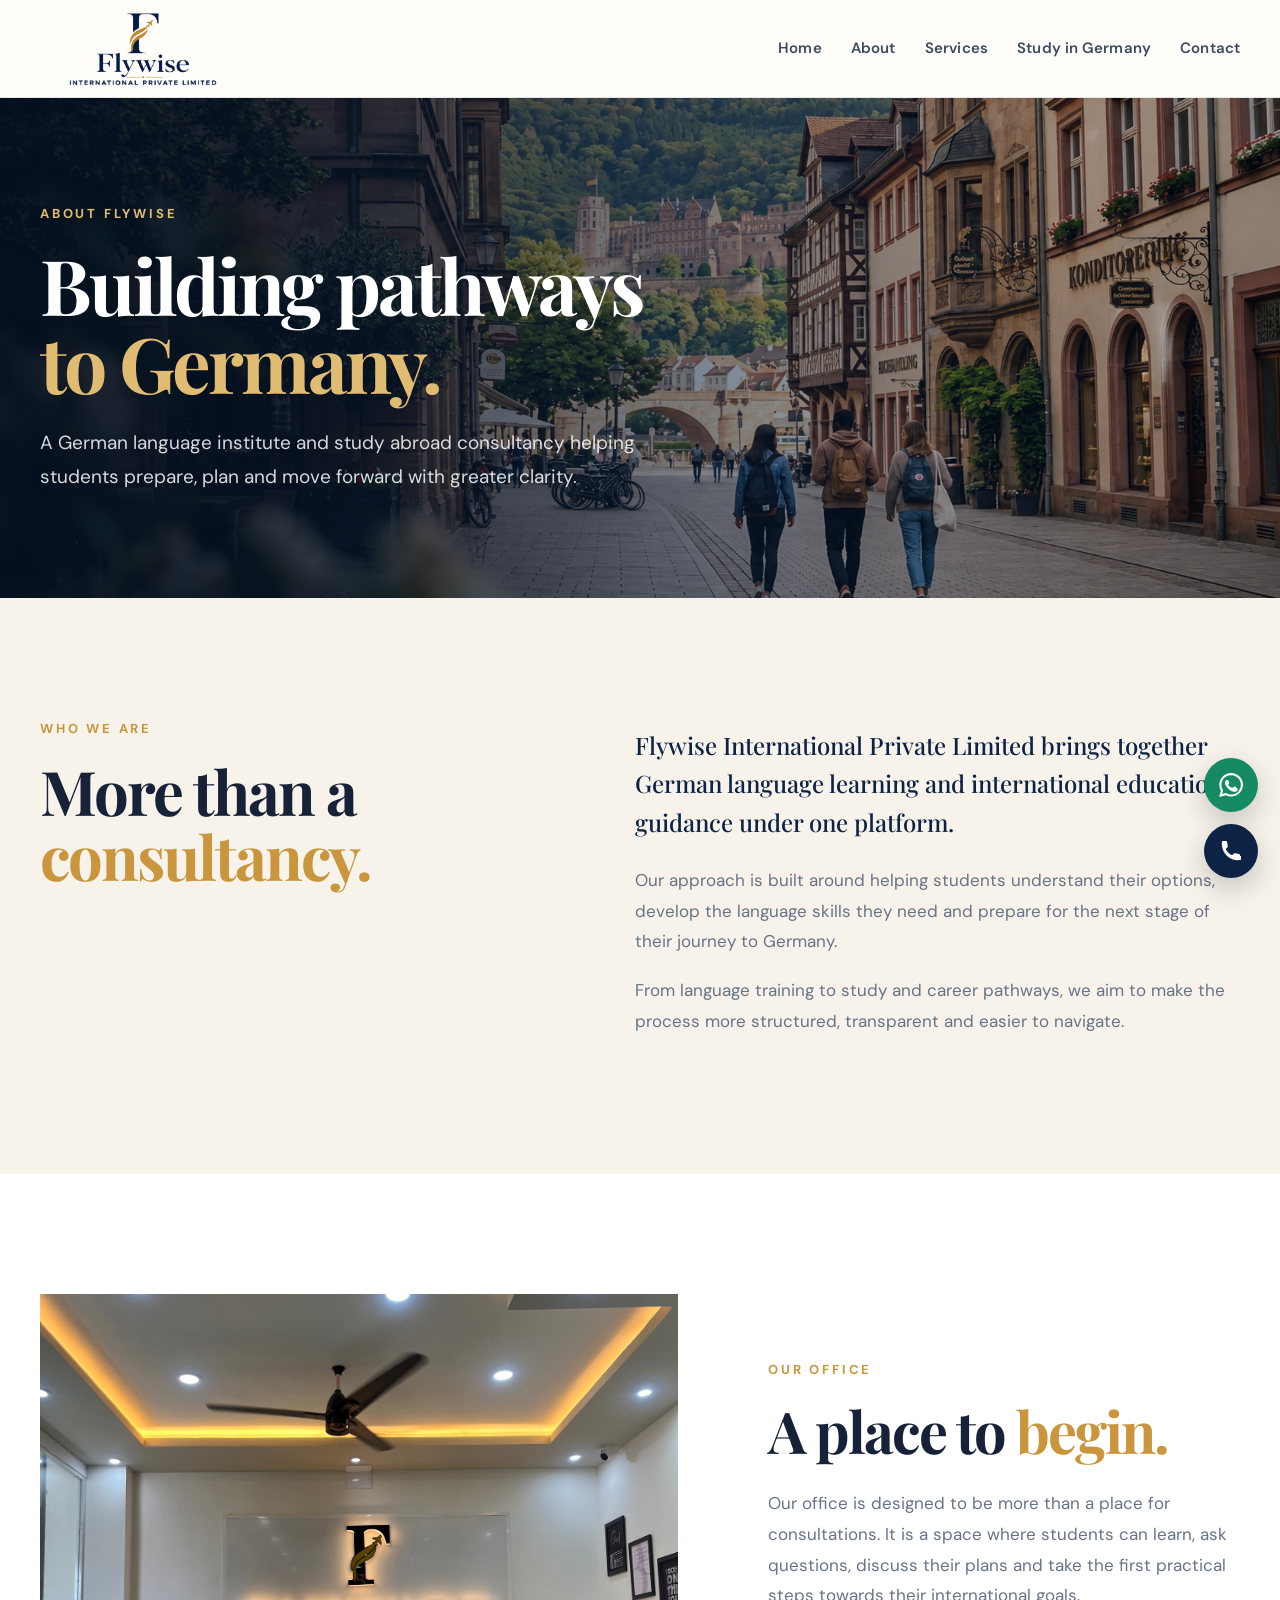
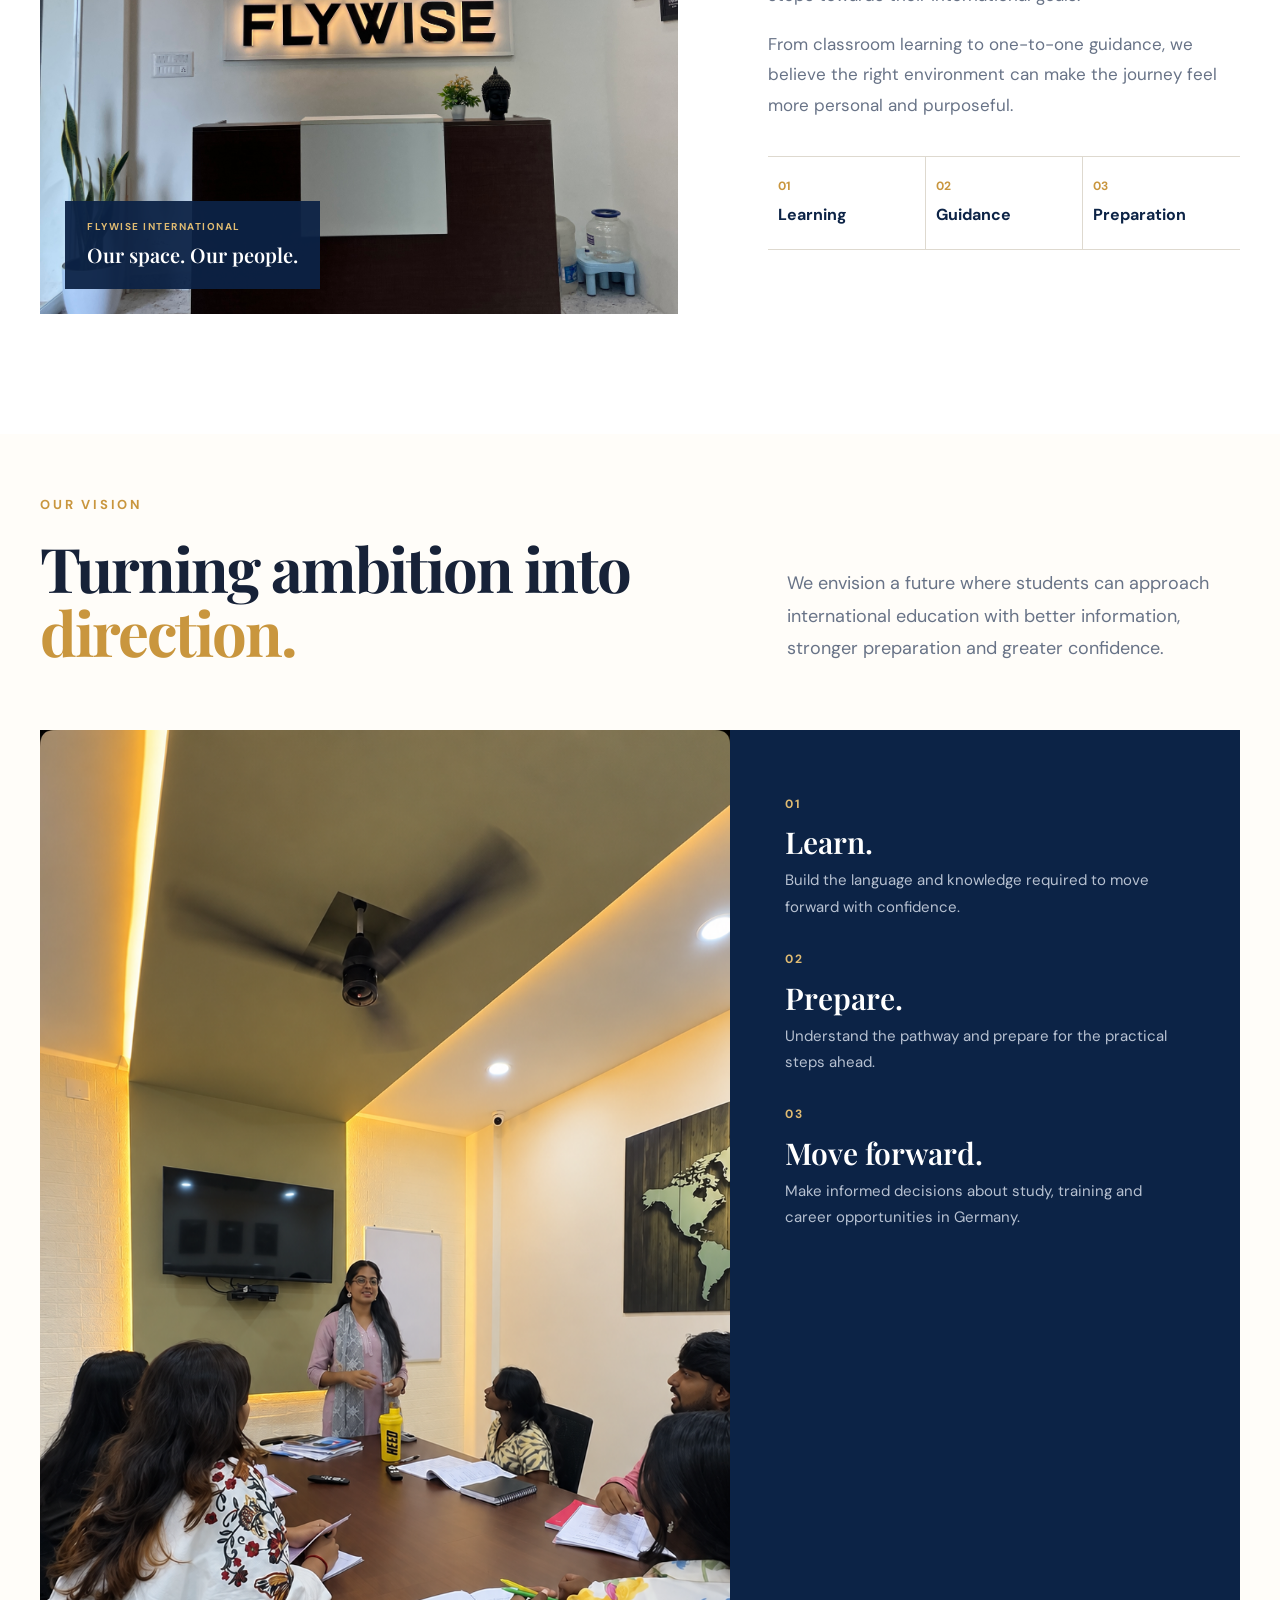
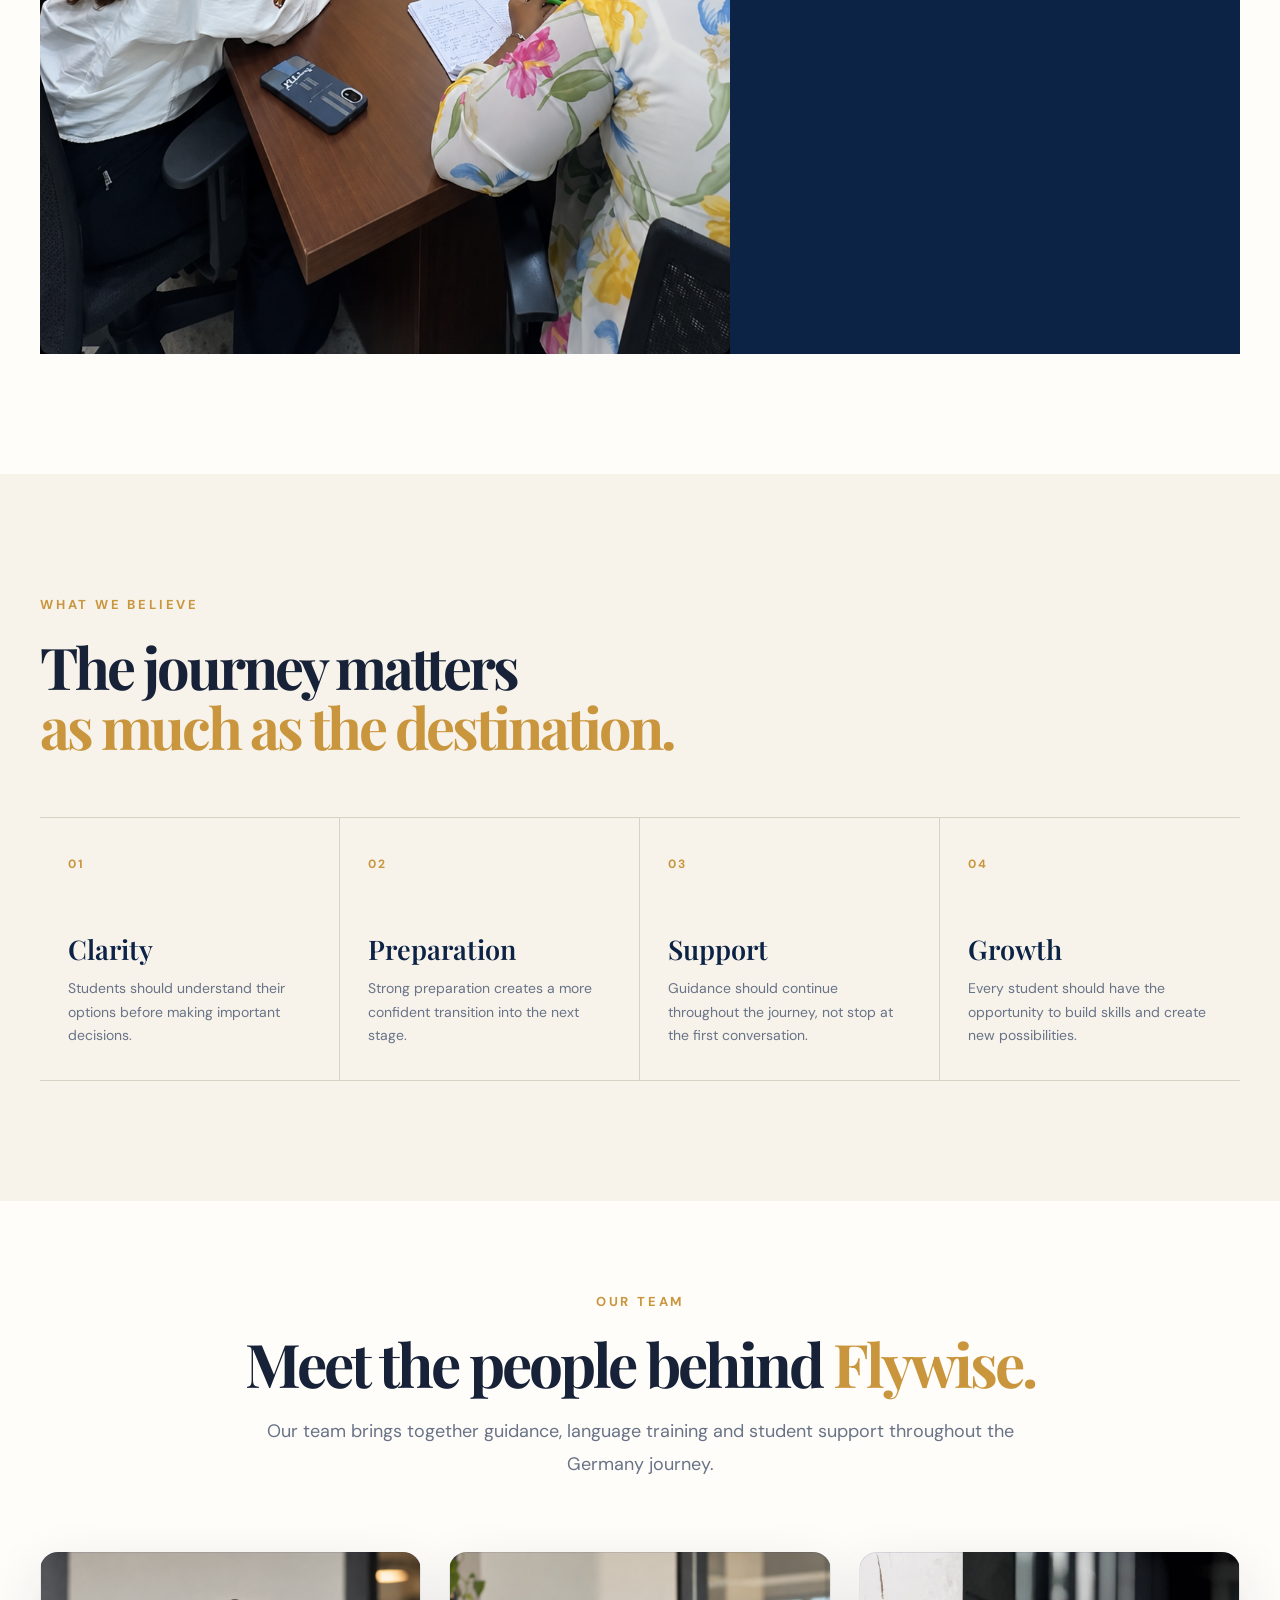
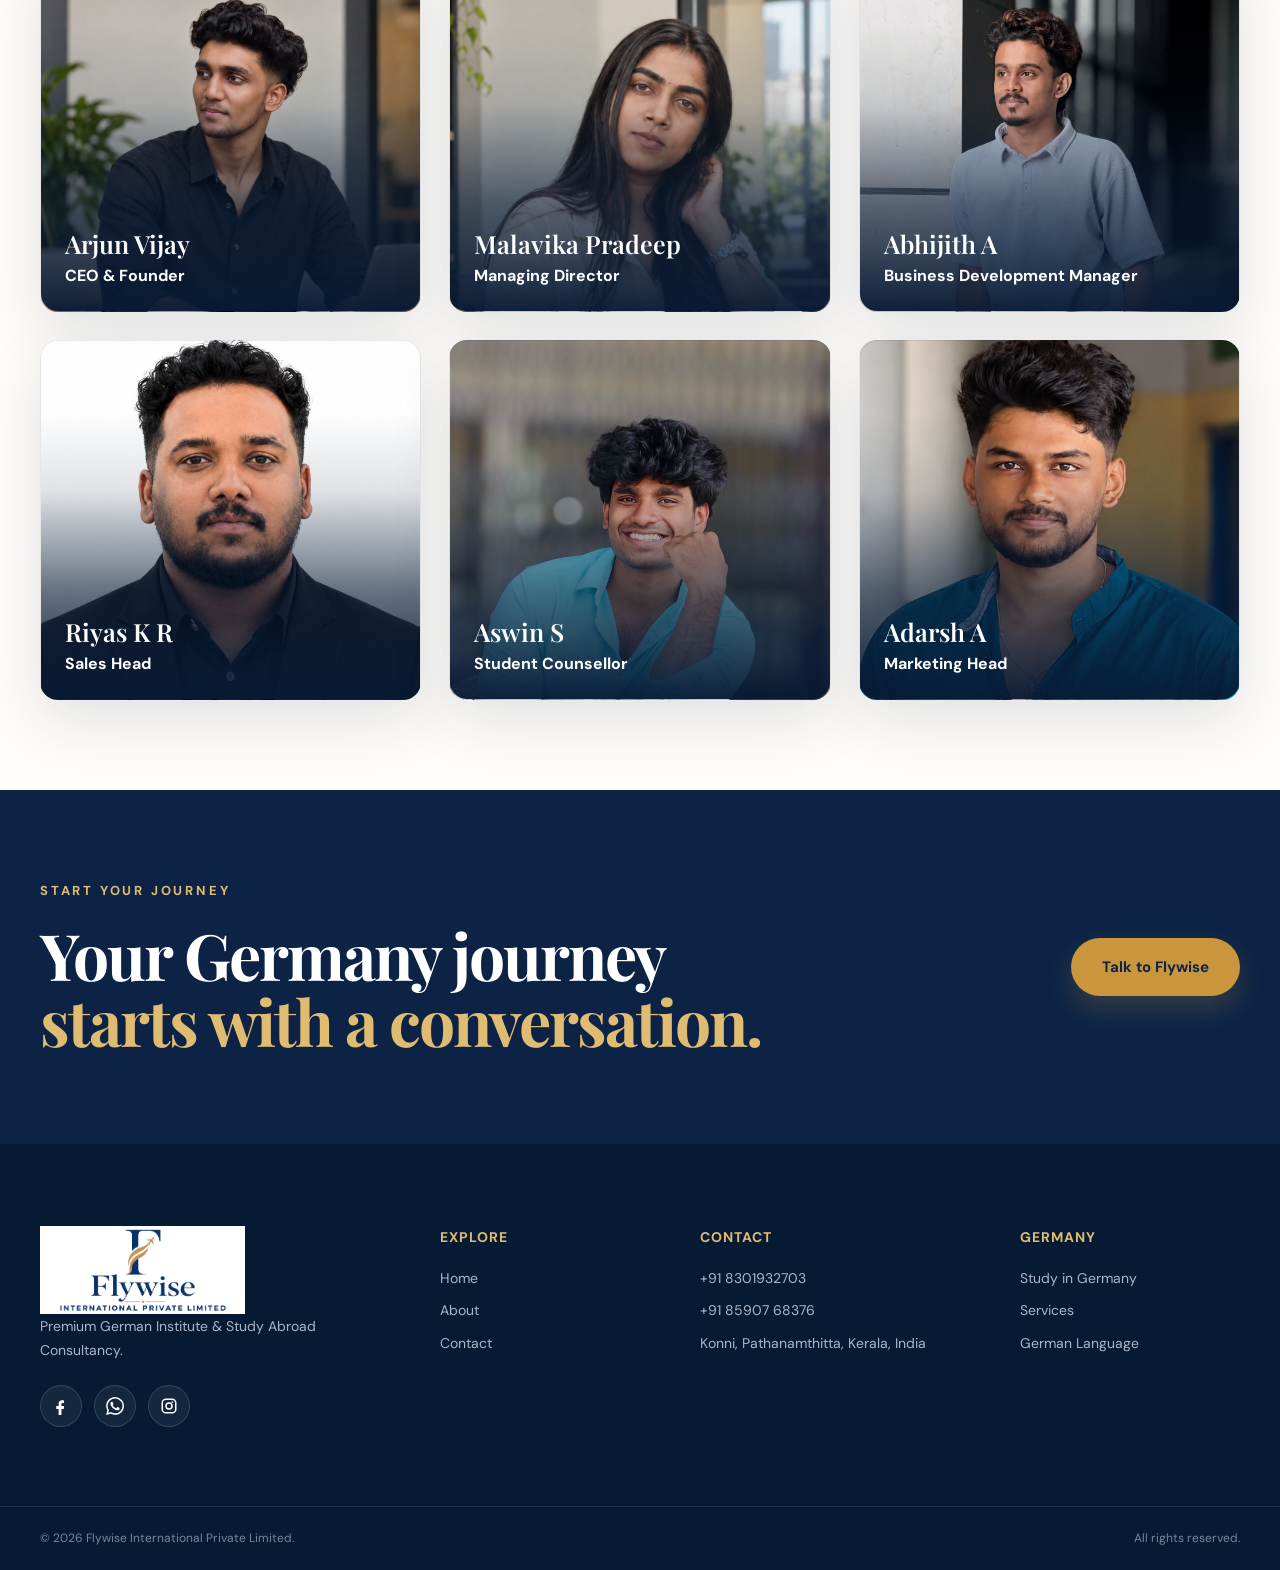
<file: about.html>
<!DOCTYPE html>
<html lang="en">
<head>
    <meta charset="UTF-8">
    <meta name="viewport" content="width=device-width, initial-scale=1.0">

    <title>About Us | Flywise International</title>

    <link rel="stylesheet" href="css/style.css">
    <link rel="icon" href="images/flywise-logo.png">
    <link rel="preconnect" href="https://fonts.googleapis.com">
    <link rel="preconnect" href="https://fonts.gstatic.com" crossorigin>

    <link
        href="https://fonts.googleapis.com/css2?family=DM+Sans:wght@400;500;600;700&family=Playfair+Display:wght@500;600;700&display=swap"
        rel="stylesheet"
    >
</head>

<body>

    <!-- ================= HEADER ================= -->

    <header class="site-header" id="siteHeader" data-enable-scroll-header="true" data-scroll-threshold="20">

        <div class="container header-inner">

            <a
                href="index.html"
                class="brand"
                aria-label="Flywise home"
            >
                <img
                    src="images/flywise-logo.jpg"
                    alt="Flywise International Private Limited"
                >
            </a>

            <button
                class="menu-toggle"
                type="button"
                aria-label="Open navigation"
                aria-expanded="false"
                aria-controls="mainNav"
            >
                <span></span>
                <span></span>
                <span></span>
            </button>

            <nav class="main-nav" id="mainNav">

                <a href="index.html">Home</a>

                <a
                    href="about.html"
                >
                    About
                </a>

                <a href="index.html#services">
                    Services
                </a>

                <a href="index.html#germany">
                    Study in Germany
                </a>

                <a href="contact.html">
                    Contact
                </a>

            </nav>

        </div>

    </header>


    <!-- ================= ABOUT HERO ================= -->

    <main>

        <section class="about-hero">

            <div class="about-hero-image"></div>

            <div class="about-hero-overlay"></div>

            <div class="container about-hero-content">

                <p class="eyebrow light">
                    ABOUT FLYWISE
                </p>

                <h1>
                    Building pathways
                    <em>to Germany.</em>
                </h1>

                <p>
                    A German language institute and study abroad consultancy
                    helping students prepare, plan and move forward with
                    greater clarity.
                </p>

            </div>

        </section>


        <!-- ================= ABOUT INTRO ================= -->

        <section class="section about-intro">

            <div class="container">

                <div class="about-intro-grid">

                    <div>

                        <p class="eyebrow">
                            WHO WE ARE
                        </p>

                        <h2>
                            More than a
                            <span>consultancy.</span>
                        </h2>

                    </div>

                    <div>

                        <p class="about-large-text">
                            Flywise International Private Limited brings
                            together German language learning and
                            international education guidance under one
                            platform.
                        </p>

                        <p>
                            Our approach is built around helping students
                            understand their options, develop the language
                            skills they need and prepare for the next stage
                            of their journey to Germany.
                        </p>

                        <p>
                            From language training to study and career
                            pathways, we aim to make the process more
                            structured, transparent and easier to navigate.
                        </p>

                    </div>

                </div>

            </div>

        </section>


        <!-- ================= OFFICE ================= -->

        <section class="about-office">

            <div class="container">

                <div class="office-grid">

                    <div class="office-image-wrap">

                        <!-- TODO: Replace placeholder image: images/office-1.jpg
                             Required asset: genuine Flywise office photo. -->
                        <img
                            src="images/office-1.jpg"
                            alt="Flywise office"
                            class="office-main-image"
                        >

                        <div class="office-caption">
                            <span>FLYWISE INTERNATIONAL</span>
                            <strong>Our space. Our people.</strong>
                        </div>

                    </div>

                    <div class="office-content">

                        <p class="eyebrow">
                            OUR OFFICE
                        </p>

                        <h2>
                            A place to
                            <span>begin.</span>
                        </h2>

                        <p>
                            Our office is designed to be more than a place
                            for consultations. It is a space where students
                            can learn, ask questions, discuss their plans
                            and take the first practical steps towards
                            their international goals.
                        </p>

                        <p>
                            From classroom learning to one-to-one guidance,
                            we believe the right environment can make the
                            journey feel more personal and purposeful.
                        </p>

                        <div class="office-details">

                            <div>
                                <strong>01</strong>
                                <span>Learning</span>
                            </div>

                            <div>
                                <strong>02</strong>
                                <span>Guidance</span>
                            </div>

                            <div>
                                <strong>03</strong>
                                <span>Preparation</span>
                            </div>

                        </div>

                    </div>

                </div>

            </div>

        </section>


        <!-- ================= VISION ================= -->

        <section class="section about-vision" style="background: var(--paper);">

            <div class="container">

                <div class="vision-header">

                    <div>

                        <p class="eyebrow">
                            OUR VISION
                        </p>

                        <h2>
                            Turning ambition into
                            <span>direction.</span>
                        </h2>

                    </div>

                    <p>
                        We envision a future where students can approach
                        international education with better information,
                        stronger preparation and greater confidence.
                    </p>

                </div>


                <div class="vision-grid">

                    <div class="vision-image">

                        <!-- TODO: Replace placeholder image: images/vision-1.jpg
                             Required asset: approved Flywise vision image. -->
                        <img
                            src="images/vision-1.jpg"
                            alt="Students preparing for their future"
                        >

                    </div>

                    <div class="vision-copy">

                        <div class="vision-number">
                            01
                        </div>

                        <h3>
                            Learn.
                        </h3>

                        <p>
                            Build the language and knowledge required to
                            move forward with confidence.
                        </p>

                        <div class="vision-number">
                            02
                        </div>

                        <h3>
                            Prepare.
                        </h3>

                        <p>
                            Understand the pathway and prepare for the
                            practical steps ahead.
                        </p>

                        <div class="vision-number">
                            03
                        </div>

                        <h3>
                            Move forward.
                        </h3>

                        <p>
                            Make informed decisions about study, training
                            and career opportunities in Germany.
                        </p>

                    </div>

                </div>

            </div>

        </section>


        <!-- ================= BELIEFS ================= -->

        <section class="about-beliefs">

            <div class="container">

                <div class="section-heading">

                    <p class="eyebrow">
                        WHAT WE BELIEVE
                    </p>

                    <h2>
                        The journey matters
                        <span>as much as the destination.</span>
                    </h2>

                </div>


                <div class="belief-grid">

                    <article class="belief-card">

                        <span>01</span>

                        <h3>
                            Clarity
                        </h3>

                        <p>
                            Students should understand their options before
                            making important decisions.
                        </p>

                    </article>


                    <article class="belief-card">

                        <span>02</span>

                        <h3>
                            Preparation
                        </h3>

                        <p>
                            Strong preparation creates a more confident
                            transition into the next stage.
                        </p>

                    </article>


                    <article class="belief-card">

                        <span>03</span>

                        <h3>
                            Support
                        </h3>

                        <p>
                            Guidance should continue throughout the journey,
                            not stop at the first conversation.
                        </p>

                    </article>


                    <article class="belief-card">

                        <span>04</span>

                        <h3>
                            Growth
                        </h3>

                        <p>
                            Every student should have the opportunity to
                            build skills and create new possibilities.
                        </p>

                    </article>

                </div>

            </div>

        </section>

        <!-- TEAM -->
<section class="section team" id="team">
  <div class="container">

    <div class="section-heading reveal">
      <p class="eyebrow">OUR TEAM</p>
      <h2>Meet the people behind <span>Flywise.</span></h2>
      <p>Our team brings together guidance, language training and student support throughout the Germany journey.</p>
    </div>

    <div class="team-grid">

      <article class="team-card reveal" style="--team-image: url('../images/team-1.jpg');">
        <div class="team-card-content">
          <h3>Arjun Vijay</h3>
          <strong>CEO & Founder</strong>
        </div>
      </article>

      <article class="team-card reveal" style="--team-image: url('../images/team-2.jpg');">
        <div class="team-card-content">
          <h3>Malavika Pradeep</h3>
          <strong>Managing Director</strong>
        </div>
      </article>

      <article class="team-card reveal" style="--team-image: url('../images/team-3.jpg');">
        <div class="team-card-content">
          <h3>Abhijith A</h3>
          <strong>Business Development Manager</strong>
        </div>
      </article>

      <article class="team-card reveal" style="--team-image: url('../images/team-4.jpg');">
        <div class="team-card-content">
          <h3>Riyas K R</h3>
          <strong>Sales Head</strong>
        </div>
      </article>

      <article class="team-card reveal" style="--team-image: url('../images/team-5.jpg');">
        <div class="team-card-content">
          <h3>Aswin S</h3>
          <strong>Student Counsellor</strong>
        </div>
      </article>
      
      <article class="team-card reveal" style="--team-image: url('../images/team-6.jpg');">
        <div class="team-card-content">
          <h3>Adarsh A</h3>
          <strong>Marketing Head</strong>
        </div>
      </article>
    </div>
  </div>
</section>


        <!-- ================= CTA ================= -->

        <section class="about-cta">

            <div class="container">

                <div class="about-cta-inner">

                    <div>

                        <p class="eyebrow light">
                            START YOUR JOURNEY
                        </p>

                        <h2>
                            Your Germany journey
                            <em>starts with a conversation.</em>
                        </h2>

                    </div>

                    <a
                        href="https://wa.me/918301932703"
                        target="_blank"
                        rel="noopener noreferrer"
                        class="btn btn-gold large"
                    >
                        Talk to Flywise
                    </a>

                </div>

            </div>

        </section>

    </main>


    <!-- ================= FOOTER ================= -->

    <footer class="site-footer">

    <div class="container footer-grid">

        <div class="footer-brand">

            <img
                src="images/flywise-logo.jpg"
                alt="Flywise International"
            >

            <p>
                Premium German Institute &
                Study Abroad Consultancy.
            </p>

            <!-- Social Links -->
            <div class="footer-socials">

                <!-- Facebook -->
                <a
                    href="https://www.facebook.com/share/1UyzL5e3G7/"
                    target="_blank"
                    rel="noopener"
                    aria-label="Facebook"
                >
                    <svg viewBox="0 0 24 24" aria-hidden="true">
                        <path d="M13.5 8H16V4.5C15.2 4.4 14.4 4.3 13.5 4.3C10.7 4.3 8.8 6 8.8 9.1V12H5.7V16H8.8V24H12.6V16H15.7L16.2 12H12.6V9.4C12.6 8.5 12.9 8 13.5 8Z"/>
                    </svg>
                </a>

                <!-- WhatsApp -->
                <a
                    href="https://wa.me/918301932703"
                    target="_blank"
                    rel="noopener"
                    aria-label="WhatsApp"
                >
                    <svg viewBox="0 0 24 24" aria-hidden="true">
                        <path d="M20.5 3.5A11.85 11.85 0 0 0 12.08 0C5.53 0 .2 5.33.2 11.88c0 2.09.55 4.13 1.6 5.93L.1 24l6.32-1.66a11.87 11.87 0 0 0 5.66 1.44h.01c6.55 0 11.88-5.33 11.88-11.89 0-3.17-1.23-6.15-3.47-8.39ZM12.09 21.76h-.01a9.86 9.86 0 0 1-5.02-1.37l-.36-.21-3.75.98 1-3.66-.24-.38a9.87 9.87 0 1 1 8.38 4.64Zm5.42-7.4c-.3-.15-1.78-.88-2.05-.98-.28-.1-.48-.15-.68.15-.2.3-.78.98-.96 1.18-.18.2-.35.23-.65.08-.3-.15-1.26-.46-2.4-1.46-.89-.79-1.49-1.76-1.67-2.06-.17-.3-.02-.46.13-.61.13-.13.3-.35.45-.53.15-.18.2-.3.3-.5.1-.2.05-.38-.03-.53-.08-.15-.68-1.64-.94-2.25-.25-.59-.5-.51-.68-.52h-.58c-.2 0-.53.08-.81.38-.28.3-1.07 1.04-1.07 2.53 0 1.49 1.1 2.92 1.25 3.12.15.2 2.16 3.3 5.23 4.63.73.32 1.3.51 1.74.65.73.23 1.4.2 1.92.12.59-.09 1.78-.73 2.03-1.43.25-.7.25-1.3.18-1.43-.08-.12-.28-.2-.58-.35Z"/>
                    </svg>
                </a>

                <!-- Instagram -->
<a 
    href="https://www.instagram.com/flywise.internationalpvtltd?stkn=eWNvZDZ1OWF2em5j" 
    target="_blank" 
    rel="noopener" 
    aria-label="Instagram"
>
    <svg viewBox="0 0 24 24" aria-hidden="true">
    <path d="M7.8 2h8.4A5.8 5.8 0 0 1 22 7.8v8.4a5.8 5.8 0 0 1-5.8 5.8H7.8A5.8 5.8 0 0 1 2 16.2V7.8A5.8 5.8 0 0 1 7.8 2Zm0 2A3.8 3.8 0 0 0 4 7.8v8.4A3.8 3.8 0 0 0 7.8 20h8.4a3.8 3.8 0 0 0 3.8-3.8V7.8A3.8 3.8 0 0 0 16.2 4H7.8Zm8.65 1.5a1.15 1.15 0 1 1 0 2.3 1.15 1.15 0 0 1 0-2.3ZM12 7a5 5 0 1 1 0 10 5 5 0 0 1 0-10Zm0 2a3 3 0 1 0 0 6 3 3 0 0 0-0-6Z"/>
    </svg>
</a>

            </div>

        </div>


        <div>

            <h3>
                Explore
            </h3>

            <a href="index.html">
                Home
            </a>

            <a href="about.html">
                About
            </a>

            <a href="contact.html">
                Contact
            </a>

        </div>


        <div>

            <h3>
                Contact
            </h3>

            <p>
                +91 8301932703
            </p>

            <p>
                +91 85907 68376
            </p>

            <p>
                Konni, Pathanamthitta,
                Kerala, India
            </p>

        </div>


        <div>

            <h3>
                Germany
            </h3>

            <a href="index.html#germany">
                Study in Germany
            </a>

            <a href="index.html#services">
                Services
            </a>

            <a href="index.html#language">
                German Language
            </a>

        </div>

    </div>


    <div class="footer-bottom">

        <div class="container">

            <span>
                © 2026 Flywise International Private Limited.
            </span>

            <span>
                All rights reserved.
            </span>

        </div>

    </div>

</footer>


    <!-- ================= FLOATING CONTACT ================= -->

    <div class="floating-contact">

        <a
            href="https://wa.me/918301932703"
            class="floating-icon whatsapp"
            target="_blank"
            rel="noopener noreferrer"
            aria-label="WhatsApp"
        >
            <svg
                viewBox="0 0 24 24"
                aria-hidden="true"
            >
                <path d="M20.5 3.5A11.8 11.8 0 0 0 12.1 0C5.6 0 .3 5.3.3 11.8c0 2.1.6 4.1 1.6 5.9L.2 24l6.5-1.7c1.7.9 3.5 1.3 5.4 1.3h.1c6.5 0 11.8-5.3 11.8-11.8 0-3.1-1.3-6.1-3.5-8.3ZM12.1 21.6c-1.7 0-3.3-.4-4.8-1.3l-.3-.2-3.9 1 1-3.8-.2-.3a9.7 9.7 0 1 1 8.2 4.6Zm5.3-7.2c-.3-.2-1.8-.9-2-.9-.3-.1-.5-.2-.7.2-.2.3-.8.9-1 1.1-.2.2-.3.2-.6.1-1.6-.8-2.7-1.4-3.8-3.2-.3-.5.3-.4.8-1.3.1-.2.1-.4 0-.6-.1-.2-.7-1.7-.9-2.3-.2-.6-.5-.5-.7-.5h-.6c-.2 0-.6.1-.9.4-.3.3-1.1 1.1-1.1 2.6s1.1 3 1.3 3.2c.2.2 2.2 3.4 5.4 4.8 2 .9 2.8 1 3.8.8.6-.1 1.8-.7 2.1-1.5.3-.7.3-1.4.2-1.5-.1-.2-.3-.2-.5-.3Z"/>
            </svg>
        </a>


        <a
            href="tel:+918301932703"
            class="floating-icon phone"
            aria-label="Call Flywise"
        >
            <svg
                viewBox="0 0 24 24"
                fill="none"
                xmlns="http://www.w3.org/2000/svg"
                aria-hidden="true"
            >
                <path
                    d="M22 16.92V19.92C22 20.52 21.56 21.04 20.96 21.1
                    C20.34 21.16 19.73 21.19 19.12 21.19
                    C10.18 21.19 2.81 13.82 2.81 4.88
                    C2.81 4.27 2.84 3.66 2.9 3.04
                    C2.96 2.44 3.48 2 4.08 2H7.08
                    C7.58 2 8.16 2.5 8.25 3.99
                    C8.31 4.91 8.47 5.8 8.72 6.66
                    C8.9 7.28 8.71 7.94 8.25 8.4
                    L6.77 9.88
                    C8.11 12.53 10.47 14.89 13.12 16.23
                    L14.6 14.75
                    C15.06 14.29 15.72 14.1 16.34 14.28
                    C17.2 14.53 18.09 14.69 19.01 14.75
                    C20.5 14.84 21 15.42 21 15.92V16.92Z"
                    fill="currentColor"
                />
            </svg>
        </a>

    </div>


    <script src="js/main.js"></script>

</body>
</html>
</file>
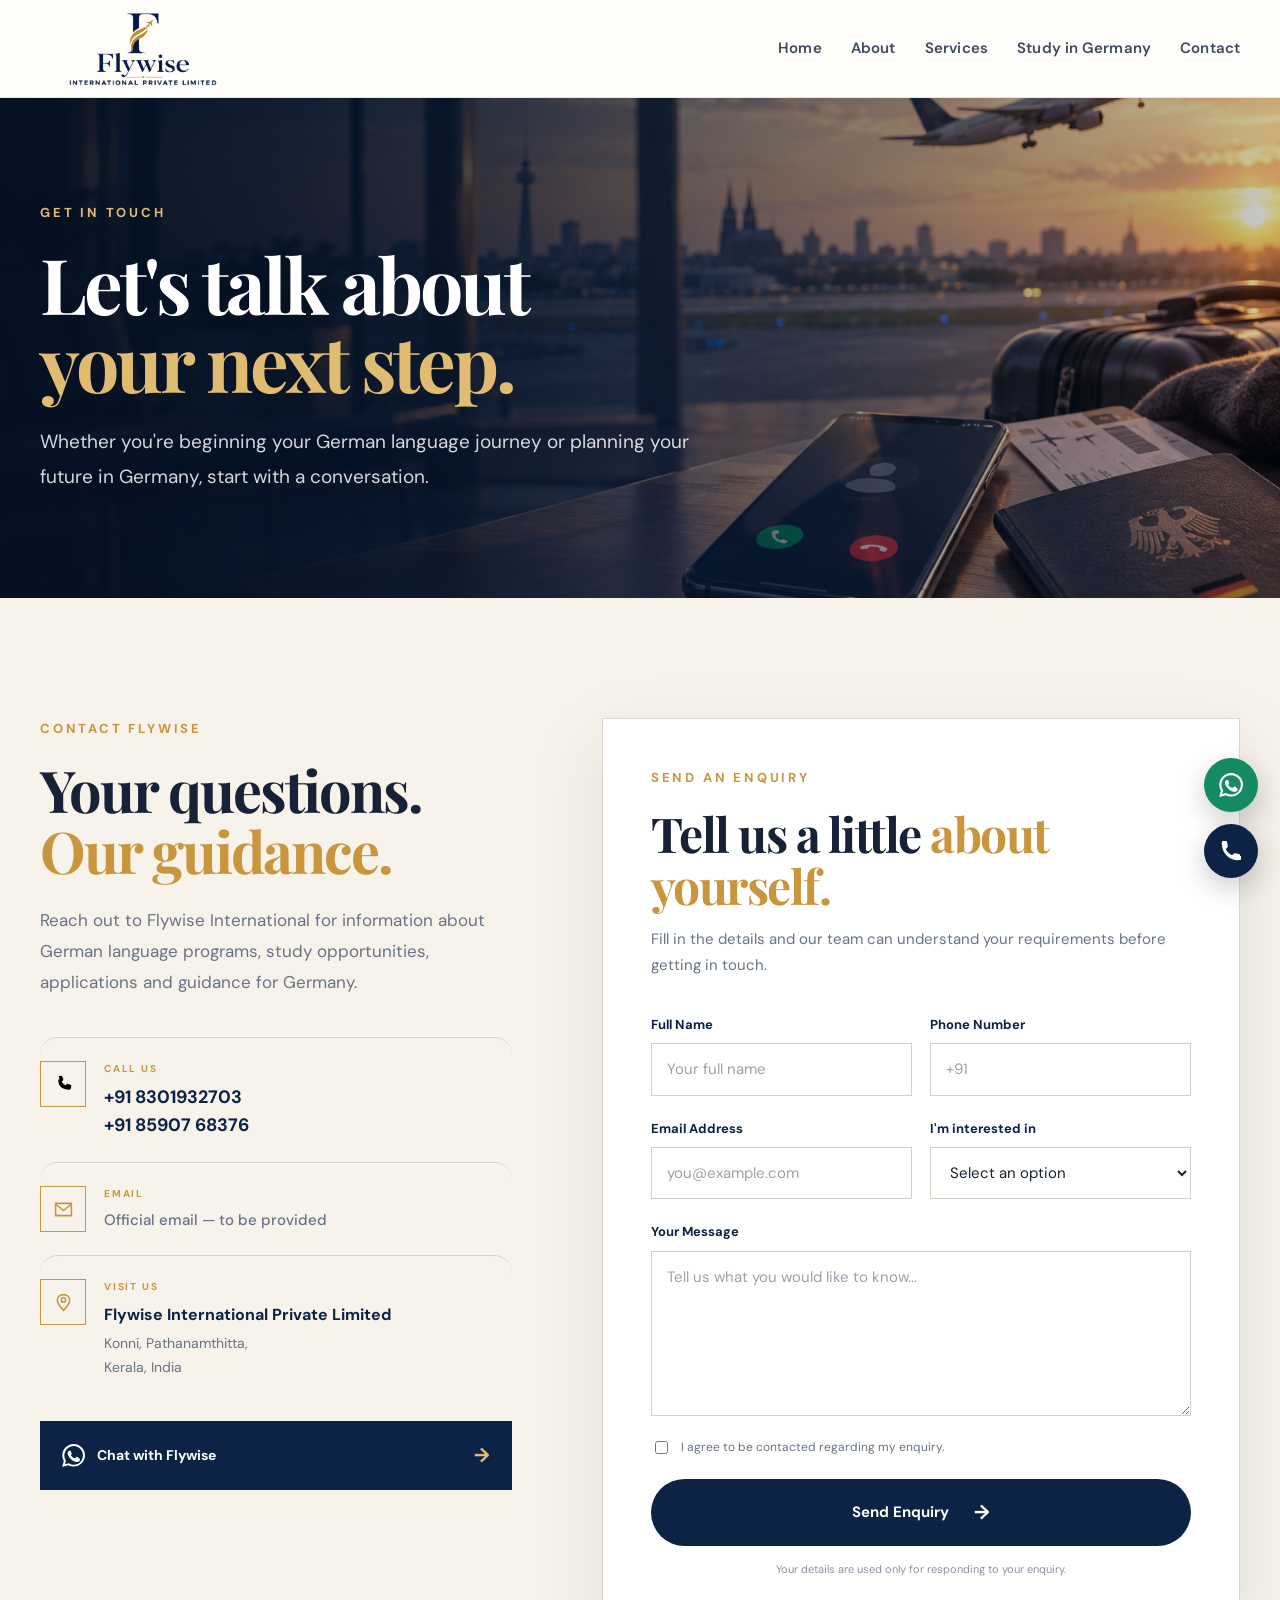
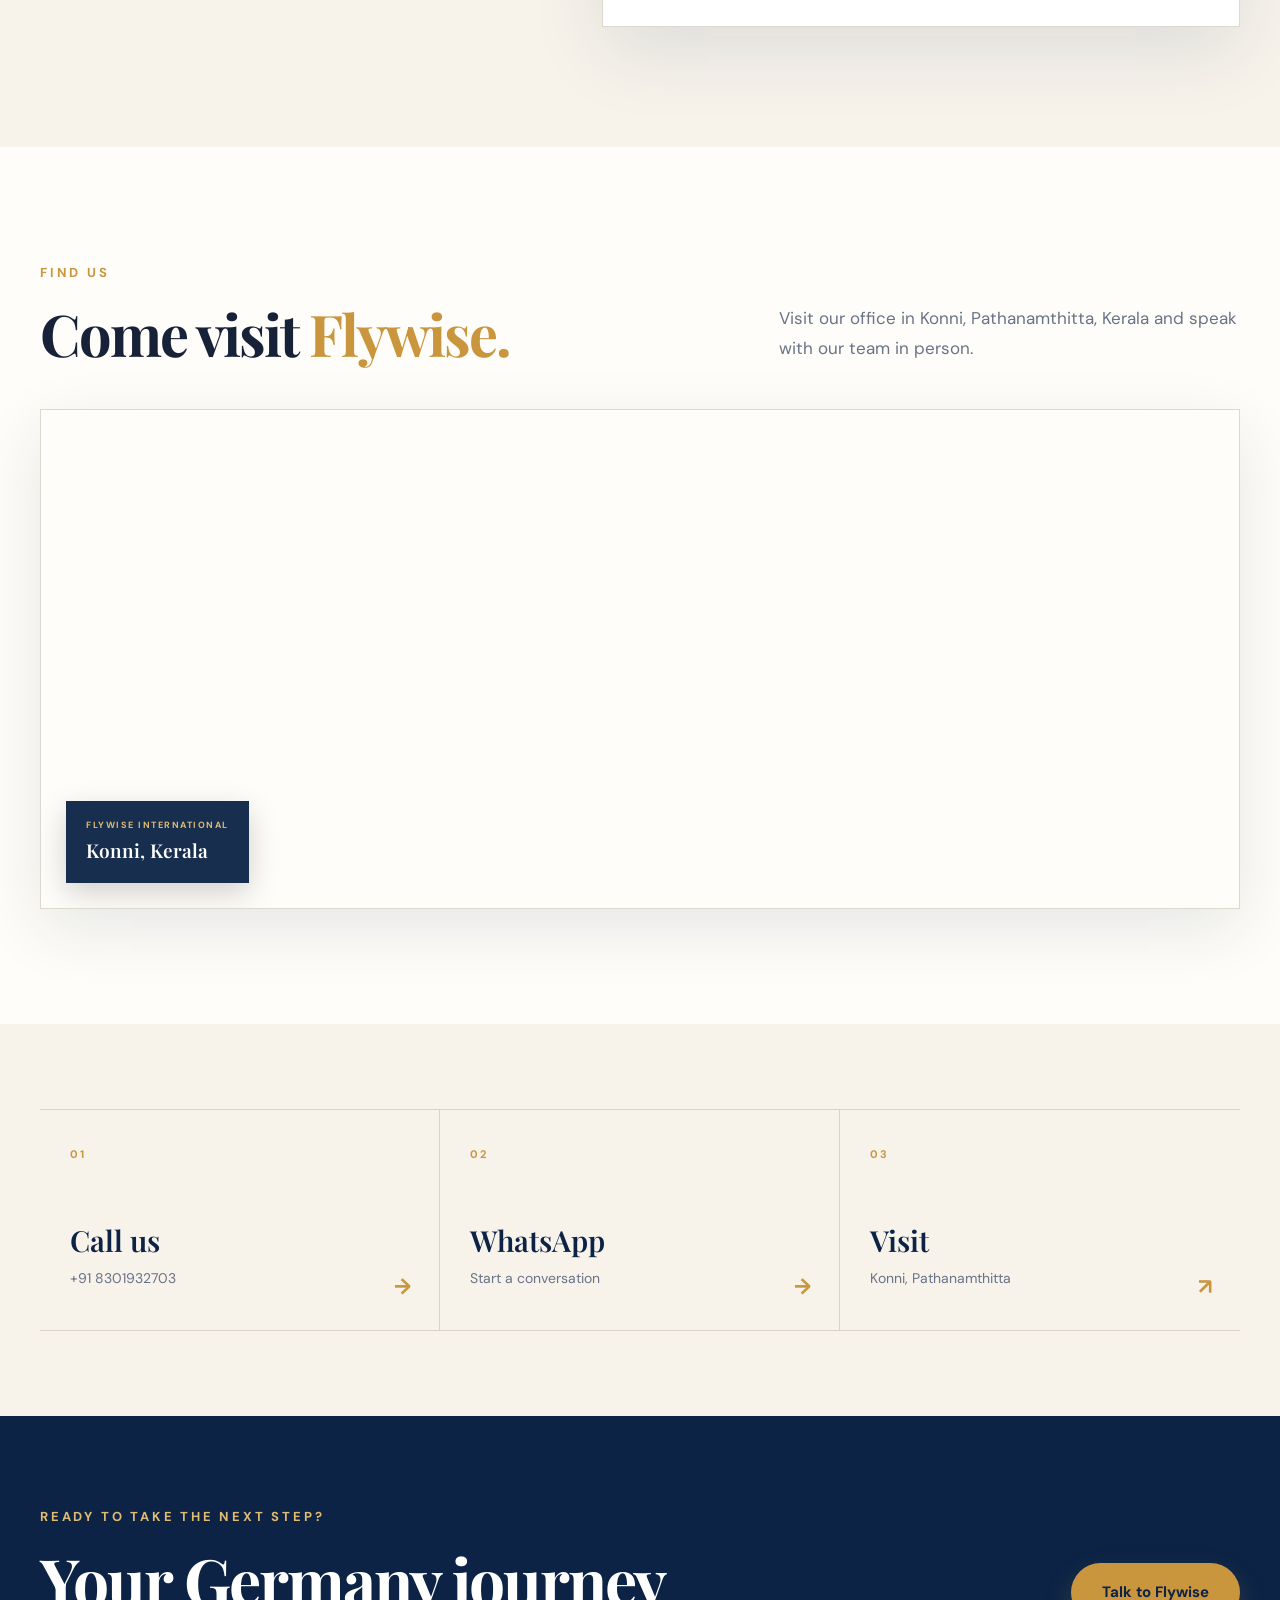
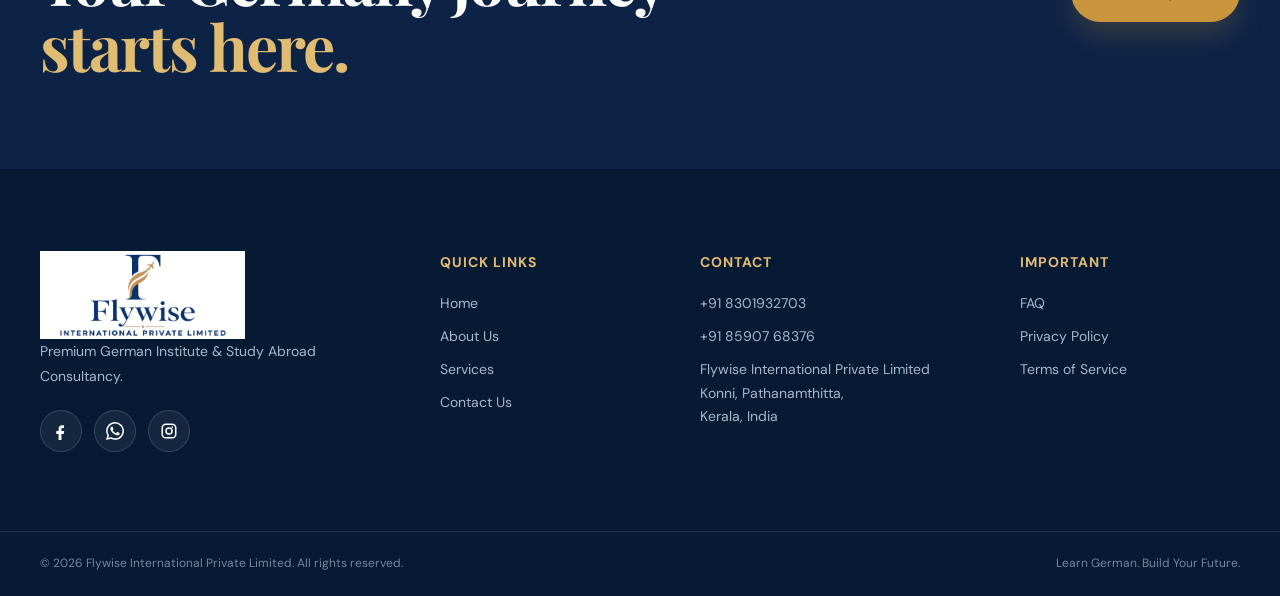
<file: contact.html>
<!DOCTYPE html>
<html lang="en">
<head>
    <meta charset="UTF-8">
    <meta name="viewport" content="width=device-width, initial-scale=1.0">

    <meta
        name="description"
        content="Contact Flywise International Private Limited in Konni, Pathanamthitta, Kerala."
    >

    <title>Contact Us | Flywise International</title>

    <link rel="icon" href="images/flywise-logo.jpg">

    <link rel="preconnect" href="https://fonts.googleapis.com">
    <link rel="preconnect" href="https://fonts.gstatic.com" crossorigin>

    <link
        href="https://fonts.googleapis.com/css2?family=DM+Sans:wght@400;500;600;700&family=Playfair+Display:wght@600;700&display=swap"
        rel="stylesheet"
    >

    <link rel="stylesheet" href="css/style.css">
    <link rel="stylesheet" href="css/contact.css">
</head>

<!-- SUCCESS POPUP -->
<div class="form-popup" id="formPopup" aria-hidden="true">
  <div class="form-popup-overlay"></div>

  <div class="form-popup-box" role="dialog" aria-modal="true">
    <button
      type="button"
      class="form-popup-close"
      id="formPopupClose"
      aria-label="Close"
    >
      &times;
    </button>

    <div class="form-popup-icon">✓</div>

    <p class="eyebrow">ENQUIRY RECEIVED</p>

    <h3>Thank you for contacting Flywise.</h3>

    <p>
      Your enquiry has been received successfully.
      A Flywise advisor will get back to you shortly.
    </p>

    <button
      type="button"
      class="btn btn-navy"
      id="formPopupDone"
    >
      Done
    </button>
  </div>
</div>

<body>

    <!-- ================= HEADER ================= -->

    <header class="site-header" id="siteHeader" data-enable-scroll-header="true" data-scroll-threshold="20">

        <div class="container header-inner">

            <a
                class="brand"
                href="index.html"
                aria-label="Flywise International home"
            >
                <img
                    src="images/flywise-logo.jpg"
                    alt="Flywise International logo"
                >
            </a>

            <button
                class="menu-toggle"
                type="button"
                aria-label="Open navigation"
                aria-expanded="false"
                aria-controls="mainNav"
            >
                <span></span>
                <span></span>
                <span></span>
            </button>

            <nav
                class="main-nav"
                id="mainNav"
                aria-label="Main navigation"
            >
                <a href="index.html">Home</a>
                <a href="about.html">About</a>
                <a href="index.html#services">Services</a>
                <a href="index.html#germany">Study in Germany</a>
                <a href="contact.html">Contact</a>
            </nav>

        </div>

    </header>


    <!-- ================= MAIN ================= -->

    <main>

        <!-- HERO -->

        <section class="contact-hero">

            <div class="contact-hero-background"></div>
            <div class="contact-hero-overlay"></div>

            <div class="container contact-hero-content">

                <p class="eyebrow light">
                    GET IN TOUCH
                </p>

                <h1>
                    Let's talk about
                    <em>your next step.</em>
                </h1>

                <p>
                    Whether you're beginning your German language journey
                    or planning your future in Germany, start with a
                    conversation.
                </p>

            </div>

        </section>


        <!-- ================= CONTACT AREA ================= -->

        <section class="contact-main">

            <div class="container contact-grid">

                <!-- DETAILS -->

                <div class="contact-details">

                    <p class="eyebrow">
                        CONTACT FLYWISE
                    </p>

                    <h2>
                        Your questions.
                        <span>Our guidance.</span>
                    </h2>

                    <p class="contact-intro">
                        Reach out to Flywise International for information
                        about German language programs, study opportunities,
                        applications and guidance for Germany.
                    </p>


                    <!-- PHONE -->

                    <div class="contact-card">

                        <div class="contact-card-icon">
                            <svg viewBox="0 0 24 24" aria-hidden="true">
                                <path
                                    d="M6.6 2.5 9 2c.7-.1 1.4.3 1.7 1l1.1 2.9c.2.6 0 1.2-.5 1.6L10 8.7c.9 1.9 2.4 3.4 4.3 4.3l1.2-1.3c.4-.4 1-.6 1.6-.4l2.9 1.1c.7.3 1.1 1 .9 1.7l-.5 2.4c-.2.8-.9 1.4-1.7 1.4C10.6 17.9 6.1 13.4 6.1 7.3c0-.8.5-1.5 1.3-1.7Z"
                                />
                            </svg>
                        </div>

                        <div>
                            <span>CALL US</span>

                            <a href="tel:+918301932703">
                                +91 8301932703
                            </a>

                            <a href="tel:+9185907 68376">
                                +91 85907 68376
                            </a>
                        </div>

                    </div>


                    <!-- EMAIL -->

                    <div class="contact-card">

                        <div class="contact-card-icon">
                            <svg
                                viewBox="0 0 24 24"
                                fill="none"
                                aria-hidden="true"
                            >
                                <path
                                    d="M3 5H21V19H3V5Z"
                                    stroke="currentColor"
                                    stroke-width="1.8"
                                />

                                <path
                                    d="M3 6L12 13L21 6"
                                    stroke="currentColor"
                                    stroke-width="1.8"
                                    stroke-linecap="round"
                                    stroke-linejoin="round"
                                />
                            </svg>
                        </div>

                        <div>

                            <span>EMAIL</span>

                            <!-- Replace once the official email is provided -->

                            <!-- TODO: CLIENT VALUE REQUIRED: official business email address. -->
                            <a
                                href="#"
                                class="email-placeholder"
                            >
                                Official email — to be provided
                            </a>

                        </div>

                    </div>


                    <!-- LOCATION -->

                    <div class="contact-card">

                        <div class="contact-card-icon">

                            <svg
                                viewBox="0 0 24 24"
                                fill="none"
                                aria-hidden="true"
                            >
                                <path
                                    d="M12 21C16.5 16.5 19 13.2 19 9.5C19 5.9 16.3 3 12 3C7.7 3 5 5.9 5 9.5C5 13.2 7.5 16.5 12 21Z"
                                    stroke="currentColor"
                                    stroke-width="1.8"
                                />

                                <circle
                                    cx="12"
                                    cy="9"
                                    r="2.5"
                                    stroke="currentColor"
                                    stroke-width="1.8"
                                />
                            </svg>

                        </div>

                        <div>

                            <span>VISIT US</span>

                            <strong>
                                Flywise International Private Limited
                            </strong>

                            <p>
                                Konni, Pathanamthitta,<br>
                                Kerala, India
                            </p>

                        </div>

                    </div>


                    <!-- WHATSAPP -->

                    <a
                        href="https://wa.me/918301932703?text=Hello%20Flywise,%20I%20would%20like%20to%20make%20an%20enquiry."
                        class="contact-whatsapp"
                        target="_blank"
                        rel="noopener noreferrer"
                    >

                        <span>

                            <svg viewBox="0 0 24 24" aria-hidden="true">
                                <path d="M20.5 3.5A11.8 11.8 0 0 0 12.1 0C5.6 0 .3 5.3.3 11.8c0 2.1.6 4.1 1.6 5.9L.2 24l6.5-1.7c1.7.9 3.5 1.3 5.4 1.3h.1c6.5 0 11.8-5.3 11.8-11.8 0-3.1-1.3-6.1-3.5-8.3ZM12.1 21.6c-1.7 0-3.3-.4-4.8-1.3l-.3-.2-3.9 1 1-3.8-.2-.3a9.7 9.7 0 1 1 8.2 4.6Zm5.3-7.2c-.3-.2-1.8-.9-2-.9-.3-.1-.5-.2-.7.2-.2.3-.8.9-1 1.1-.2.2-.3.2-.6.1-1.6-.8-2.7-1.4-3.8-3.2-.3-.5.3-.4.8-1.3.1-.2.1-.4 0-.6-.1-.2-.7-1.7-.9-2.3-.2-.6-.5-.5-.7-.5h-.6c-.2 0-.6.1-.9.4-.3.3-1.1 1.1-1.1 2.6s1.1 3 1.3 3.2c.2.2 2.2 3.4 5.4 4.8 2 .9 2.8 1 3.8.8.6-.1 1.8-.7 2.1-1.5.3-.7.3-1.4.2-1.5-.1-.2-.3-.2-.5-.3Z"/>
                            </svg>

                            Chat with Flywise

                        </span>

                        <b>→</b>

                    </a>

                </div>


                <!-- FORM -->

                <div class="contact-form-box">

                    <div class="form-heading">

                        <p class="eyebrow">
                            SEND AN ENQUIRY
                        </p>

                        <h2>
                            Tell us a little
                            <em>about yourself.</em>
                        </h2>

                        <p>
                            Fill in the details and our team can understand
                            your requirements before getting in touch.
                        </p>

                    </div>


                    <!-- TODO: CLIENT VALUE REQUIRED: production form submission endpoint. -->
                    <form
                        id="contact-form"
                        class="contact-form"
                        action="https://formspree.io/f/mljdjkyg"
                        method="post"
                    >

                        <div class="form-row">

                            <div class="form-field">

                                <label for="name">
                                    Full Name
                                </label>

                                <input
                                    type="text"
                                    id="name"
                                    name="name"
                                    placeholder="Your full name"
                                    autocomplete="name"
                                    required
                                >

                            </div>


                            <div class="form-field">

                                <label for="phone">
                                    Phone Number
                                </label>

                                <input
                                    type="tel"
                                    id="phone"
                                    name="phone"
                                    placeholder="+91"
                                    autocomplete="tel"
                                    required
                                >

                            </div>

                        </div>


                        <div class="form-row">

                            <div class="form-field">

                                <label for="email">
                                    Email Address
                                </label>

                                <input
                                    type="email"
                                    id="email"
                                    name="email"
                                    placeholder="you@example.com"
                                    autocomplete="email"
                                    required
                                >

                            </div>


                            <div class="form-field">

                                <label for="interest">
                                    I'm interested in
                                </label>

                                <select
                                    id="interest"
                                    name="interest"
                                    required
                                >

                                    <option value="" selected disabled>
                                        Select an option
                                    </option>

                                    <option value="german-language">
                                        German Language Program
                                    </option>

                                    <option value="study-germany">
                                        Study in Germany
                                    </option>

                                    <option value="ausbildung">
                                        Ausbildung
                                    </option>

                                    <option value="career">
                                        Career Opportunities
                                    </option>

                                </select>

                            </div>

                        </div>


                        <div class="form-field">

                            <label for="message">
                                Your Message
                            </label>

                            <textarea
                                id="message"
                                name="message"
                                rows="6"
                                placeholder="Tell us what you would like to know..."
                                required
                            ></textarea>

                        </div>


                        <label class="form-consent">

                            <input
                                type="checkbox"
                                name="consent"
                                required
                            >

                            <span>
                                I agree to be contacted regarding my enquiry.
                            </span>

                        </label>


                        <button
                            type="submit"
                            class="btn btn-navy form-submit"
                        >
                            Send Enquiry
                            <span>→</span>
                        </button>

                        <p class="form-note">
                            Your details are used only for responding to
                            your enquiry.
                        </p>

                    </form>

                </div>

            </div>

        </section>


        <!-- ================= MAP ================= -->

        <section class="contact-map-section">

            <div class="container">

                <div class="map-heading">

                    <div>

                        <p class="eyebrow">
                            FIND US
                        </p>

                        <h2>
                            Come visit
                            <span>Flywise.</span>
                        </h2>

                    </div>

                    <p>
                        Visit our office in Konni, Pathanamthitta,
                        Kerala and speak with our team in person.
                    </p>

                </div>


                <div class="map-wrapper">

    <iframe
        src="https://www.google.com/maps?q=9.2301521,76.8469622&z=18&output=embed"
        width="100%"
        height="100%"
        style="border:0;"
        allowfullscreen=""
        loading="lazy"
        referrerpolicy="no-referrer-when-downgrade"
        title="Flywise International Private Limited">
    </iframe>

    <div class="map-label">
        <span>FLYWISE INTERNATIONAL</span>
        <strong>Konni, Kerala</strong>
    </div>

</div>

            </div>

        </section>


        <!-- ================= QUICK CONTACT ================= -->

        <section class="quick-contact">

            <div class="container">

                <div class="quick-grid">

                    <a
                        href="tel:+918301932703"
                        class="quick-card"
                    >

                        <span class="quick-number">
                            01
                        </span>

                        <h3>
                            Call us
                        </h3>

                        <p>
                            +91 8301932703
                        </p>

                        <b>→</b>

                    </a>


                    <a
                        href="https://wa.me/918301932703"
                        target="_blank"
                        rel="noopener noreferrer"
                        class="quick-card"
                    >

                        <span class="quick-number">
                            02
                        </span>

                        <h3>
                            WhatsApp
                        </h3>

                        <p>
                            Start a conversation
                        </p>

                        <b>→</b>

                    </a>


                    <div class="quick-card">

                        <span class="quick-number">
                            03
                        </span>

                        <h3>
                            Visit
                        </h3>

                        <p>
                            Konni, Pathanamthitta
                        </p>

                        <b>↗</b>

                    </div>

                </div>

            </div>

        </section>


        <!-- ================= CTA ================= -->

        <section class="contact-cta">

            <div class="container contact-cta-inner">

                <div>

                    <p class="eyebrow light">
                        READY TO TAKE THE NEXT STEP?
                    </p>

                    <h2>
                        Your Germany journey
                        <em>starts here.</em>
                    </h2>

                </div>

                <a
                    href="https://wa.me/918301932703?text=Hello%20Flywise,%20I%20would%20like%20to%20know%20more."
                    target="_blank"
                    rel="noopener noreferrer"
                    class="btn btn-gold large"
                >
                    Talk to Flywise
                </a>

            </div>

        </section>

    </main>


    <!-- ================= FOOTER ================= -->

    <footer class="site-footer">

    <div class="container footer-grid">

        <div class="footer-brand">

            <img
                src="images/flywise-logo.jpg"
                alt="Flywise International"
            >

            <p>
                Premium German Institute &
                Study Abroad Consultancy.
            </p>

            <!-- SOCIAL LINKS -->
            <div class="footer-socials">

                <!-- Facebook -->
                <a
                    href="https://www.facebook.com/share/1UyzL5e3G7/"
                    target="_blank"
                    rel="noopener"
                    aria-label="Facebook"
                >
                    <svg viewBox="0 0 24 24" aria-hidden="true">
                        <path d="M13.5 8H16V4.5C15.2 4.4 14.4 4.3 13.5 4.3C10.7 4.3 8.8 6 8.8 9.1V12H5.7V16H8.8V24H12.6V16H15.7L16.2 12H12.6V9.4C12.6 8.5 12.9 8 13.5 8Z"/>
                    </svg>
                </a>

                <!-- WhatsApp -->
                <a
                    href="https://wa.me/918301932703"
                    target="_blank"
                    rel="noopener"
                    aria-label="WhatsApp"
                >
                    <svg viewBox="0 0 24 24" aria-hidden="true">
                        <path d="M20.5 3.5A11.85 11.85 0 0 0 12.08 0C5.53 0 .2 5.33.2 11.88c0 2.09.55 4.13 1.6 5.93L.1 24l6.32-1.66a11.87 11.87 0 0 0 5.66 1.44h.01c6.55 0 11.88-5.33 11.88-11.89 0-3.17-1.23-6.15-3.47-8.39ZM12.09 21.76h-.01a9.86 9.86 0 0 1-5.02-1.37l-.36-.21-3.75.98 1-3.66-.24-.38a9.87 9.87 0 1 1 8.38 4.64Zm5.42-7.4c-.3-.15-1.78-.88-2.05-.98-.28-.1-.48-.15-.68.15-.2.3-.78.98-.96 1.18-.18.2-.35.23-.65.08-.3-.15-1.26-.46-2.4-1.46-.89-.79-1.49-1.76-1.67-2.06-.17-.3-.02-.46.13-.61.13-.13.3-.35.45-.53.15-.18.2-.3.3-.5.1-.2.05-.38-.03-.53-.08-.15-.68-1.64-.94-2.25-.25-.59-.5-.51-.68-.52h-.58c-.2 0-.53.08-.81.38-.28.3-1.07 1.04-1.07 2.53 0 1.49 1.1 2.92 1.25 3.12.15.2 2.16 3.3 5.23 4.63.73.32 1.3.51 1.74.65.73.23 1.4.2 1.92.12.59-.09 1.78-.73 2.03-1.43.25-.7.25-1.3.18-1.43-.08-.12-.28-.2-.58-.35Z"/>
                    </svg>
                </a>

                <!-- Instagram -->
<a 
    href="https://www.instagram.com/flywise.internationalpvtltd?stkn=eWNvZDZ1OWF2em5j" 
    target="_blank" 
    rel="noopener" 
    aria-label="Instagram"
>
        <svg viewBox="0 0 24 24" aria-hidden="true">
    <path d="M7.8 2h8.4A5.8 5.8 0 0 1 22 7.8v8.4a5.8 5.8 0 0 1-5.8 5.8H7.8A5.8 5.8 0 0 1 2 16.2V7.8A5.8 5.8 0 0 1 7.8 2Zm0 2A3.8 3.8 0 0 0 4 7.8v8.4A3.8 3.8 0 0 0 7.8 20h8.4a3.8 3.8 0 0 0 3.8-3.8V7.8A3.8 3.8 0 0 0 16.2 4H7.8Zm8.65 1.5a1.15 1.15 0 1 1 0 2.3 1.15 1.15 0 0 1 0-2.3ZM12 7a5 5 0 1 1 0 10 5 5 0 0 1 0-10Zm0 2a3 3 0 1 0 0 6 3 3 0 0 0-0-6Z"/>
    </svg>
                </a>

            </div>

        </div>


        <div>

            <h3>Quick Links</h3>

            <a href="index.html">Home</a>
            <a href="about.html">About Us</a>
            <a href="index.html#services">Services</a>
            <a href="contact.html">Contact Us</a>

        </div>


        <div>

            <h3>Contact</h3>

            <a href="tel:+918301932703">
                +91 8301932703
            </a>

            <a href="tel:+9185907 68376">
                +91 85907 68376
            </a>

            <p>
                Flywise International Private Limited<br>
                Konni, Pathanamthitta,<br>
                Kerala, India
            </p>

        </div>


        <div>

            <h3>Important</h3>

            <a href="index.html#faq">
                FAQ
            </a>

            <a href="privacy.html">
                Privacy Policy
            </a>

            <a href="terms.html">
                Terms of Service
            </a>

        </div>

    </div>


    <div class="footer-bottom">

        <div class="container">

            <span>
                © 2026 Flywise International Private Limited.
                All rights reserved.
            </span>

            <span>
                Learn German. Build Your Future.
            </span>

        </div>

    </div>

</footer>

    <!-- ================= FLOATING CONTACT ================= -->

    <div class="floating-contact">

        <a
            href="https://wa.me/918301932703"
            class="floating-icon whatsapp"
            target="_blank"
            rel="noopener noreferrer"
            aria-label="WhatsApp"
        >
            <svg viewBox="0 0 24 24" aria-hidden="true">
                <path d="M20.5 3.5A11.8 11.8 0 0 0 12.1 0C5.6 0 .3 5.3.3 11.8c0 2.1.6 4.1 1.6 5.9L.2 24l6.5-1.7c1.7.9 3.5 1.3 5.4 1.3h.1c6.5 0 11.8-5.3 11.8-11.8 0-3.1-1.3-6.1-3.5-8.3ZM12.1 21.6c-1.7 0-3.3-.4-4.8-1.3l-.3-.2-3.9 1 1-3.8-.2-.3a9.7 9.7 0 1 1 8.2 4.6Zm5.3-7.2c-.3-.2-1.8-.9-2-.9-.3-.1-.5-.2-.7.2-.2.3-.8.9-1 1.1-.2.2-.3.2-.6.1-1.6-.8-2.7-1.4-3.8-3.2-.3-.5.3-.4.8-1.3.1-.2.1-.4 0-.6-.1-.2-.7-1.7-.9-2.3-.2-.6-.5-.5-.7-.5h-.6c-.2 0-.6.1-.9.4-.3.3-1.1 1.1-1.1 2.6s1.1 3 1.3 3.2c.2.2 2.2 3.4 5.4 4.8 2 .9 2.8 1 3.8.8.6-.1 1.8-.7 2.1-1.5.3-.7.3-1.4.2-1.5-.1-.2-.3-.2-.5-.3Z"/>
            </svg>
        </a>


        <a
            href="tel:+918301932703"
            class="floating-icon phone"
            aria-label="Call Flywise"
        >
            <svg
                viewBox="0 0 24 24"
                fill="none"
                xmlns="http://www.w3.org/2000/svg"
                aria-hidden="true"
            >
                <path
                    d="M22 16.92V19.92C22 20.52 21.56 21.04 20.96 21.1
                    C20.34 21.16 19.73 21.19 19.12 21.19
                    C10.18 21.19 2.81 13.82 2.81 4.88
                    C2.81 4.27 2.84 3.66 2.9 3.04
                    C2.96 2.44 3.48 2 4.08 2H7.08
                    C7.58 2 8.16 2.5 8.25 3.99
                    C8.31 4.91 8.47 5.8 8.72 6.66
                    C8.9 7.28 8.71 7.94 8.25 8.4
                    L6.77 9.88
                    C8.11 12.53 10.47 14.89 13.12 16.23
                    L14.6 14.75
                    C15.06 14.29 15.72 14.1 16.34 14.28
                    C17.2 14.53 18.09 14.69 19.01 14.75
                    C20.5 14.84 21 15.42 21 15.92V16.92Z"
                    fill="currentColor"
                />
            </svg>
        </a>

    </div>


    <script src="js/main.js"></script>

</body>
</html>
</file>
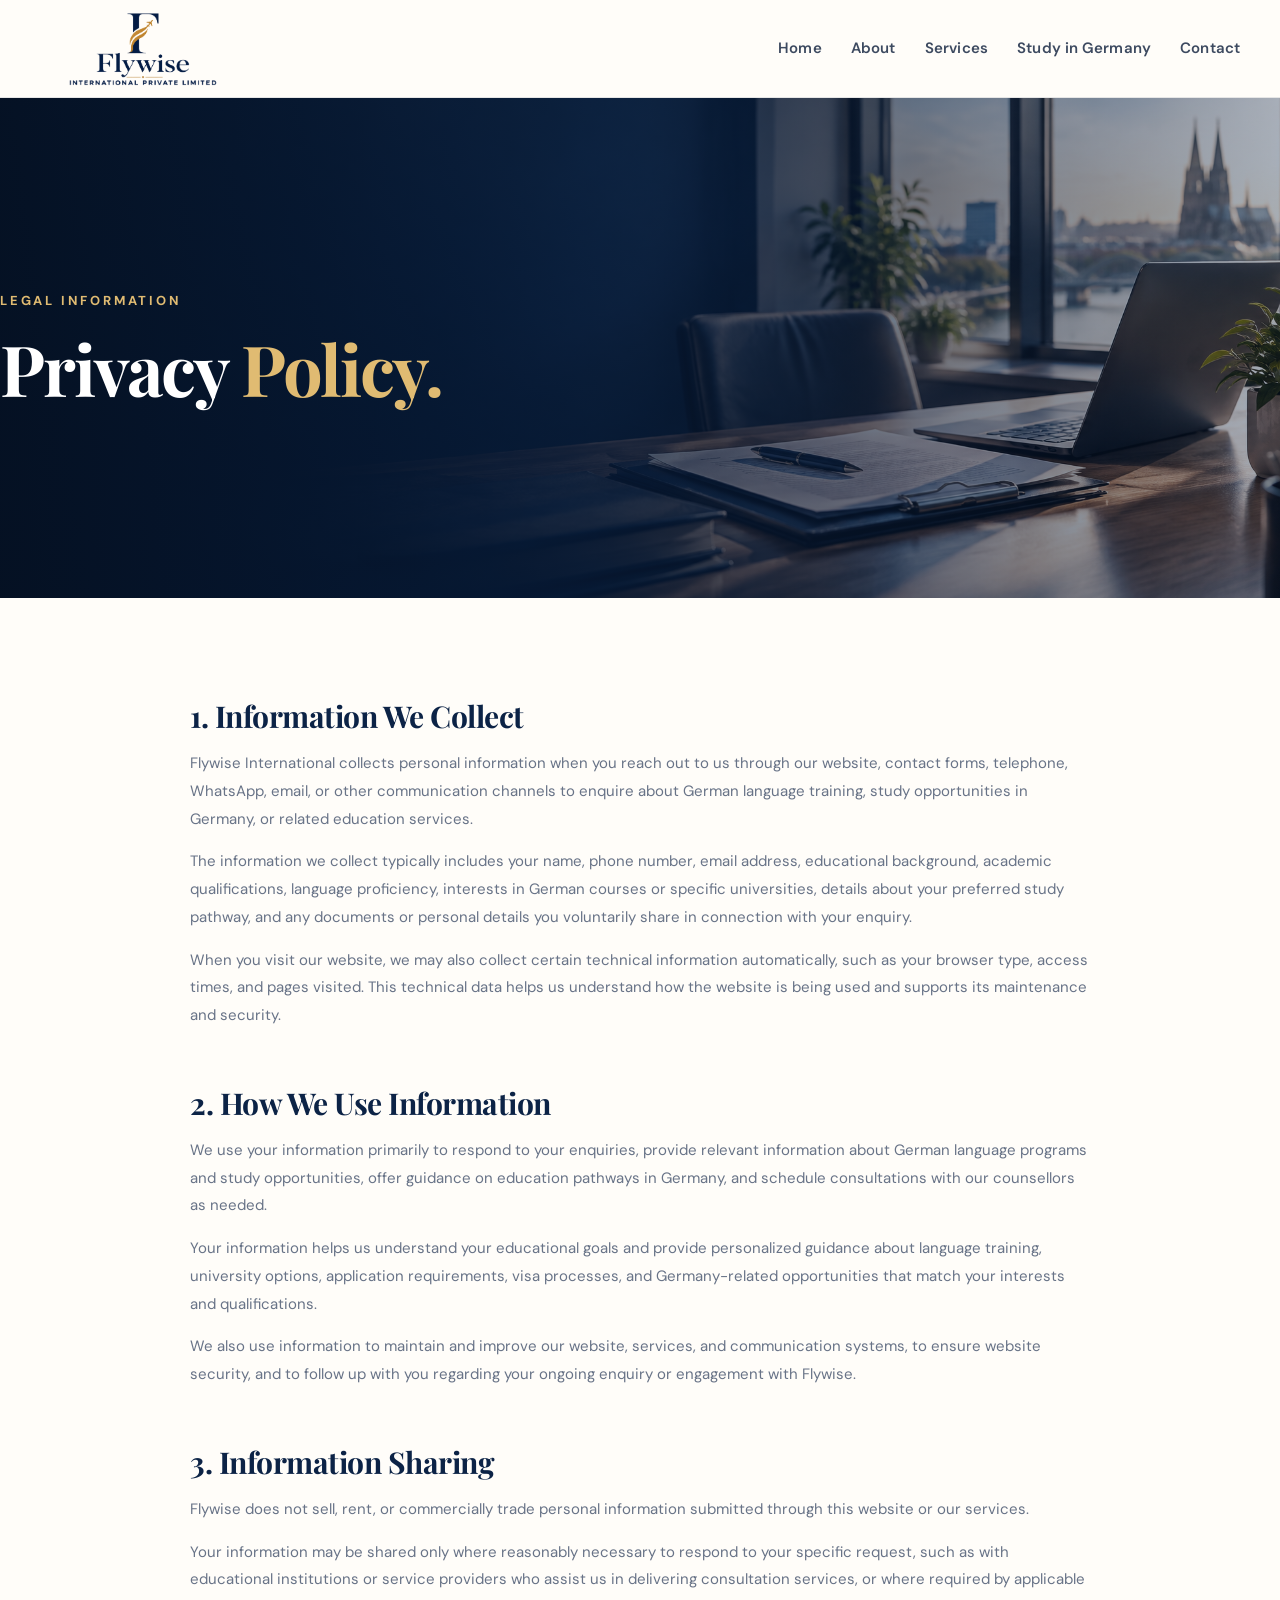
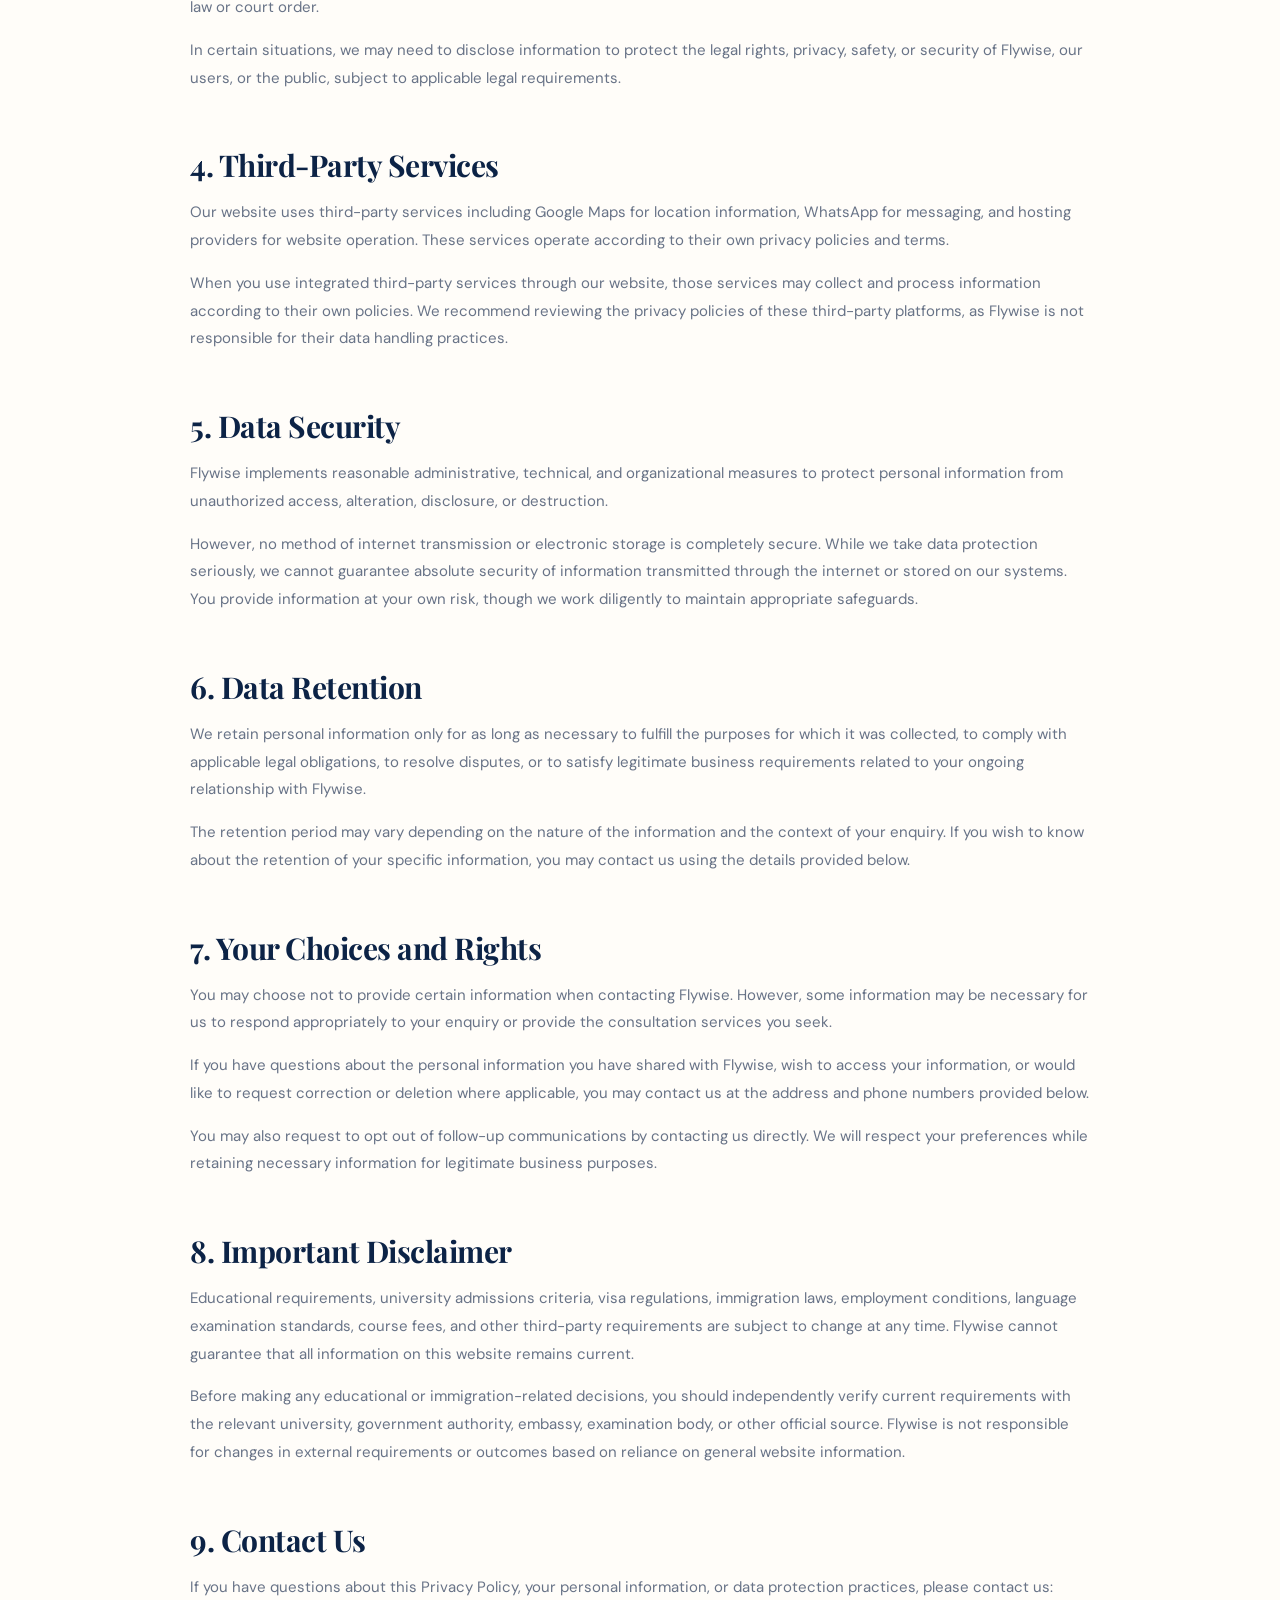
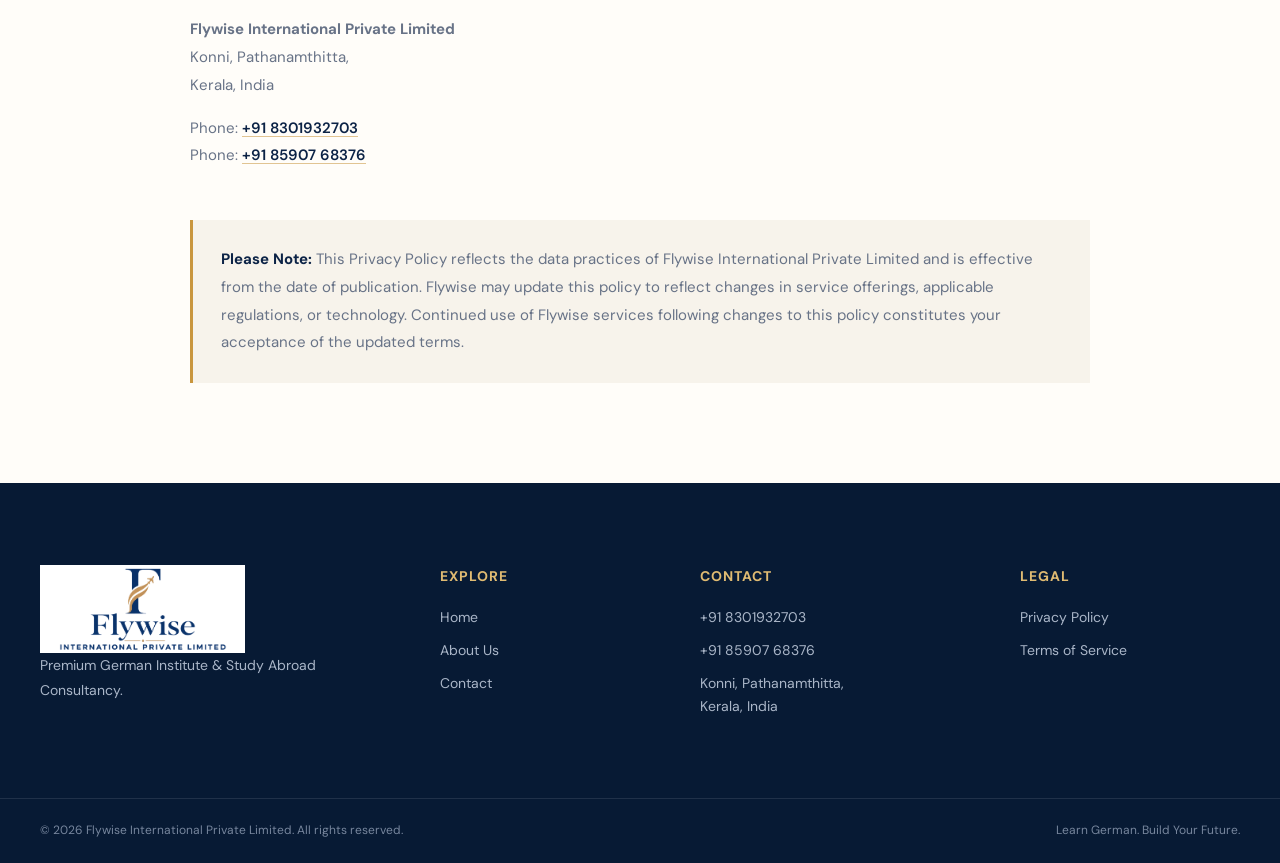
<file: privacy.html>
<!DOCTYPE html>
<html lang="en">

<head>

    <meta charset="UTF-8">

    <meta
        name="viewport"
        content="width=device-width, initial-scale=1.0"
    >

    <meta
        name="description"
        content="Privacy Policy for Flywise International Private Limited."
    >

    <title>Privacy Policy | Flywise International</title>

    <link
        rel="icon"
        href="images/flywise-logo.jpg"
    >

    <link
        rel="preconnect"
        href="https://fonts.googleapis.com"
    >

    <link
        rel="preconnect"
        href="https://fonts.gstatic.com"
        crossorigin
    >

    <link
        href="https://fonts.googleapis.com/css2?family=DM+Sans:wght@400;500;600;700&family=Playfair+Display:wght@600;700&display=swap"
        rel="stylesheet"
    >

    <link
        rel="stylesheet"
        href="css/style.css"
    >


    <style>

        /* =========================================================
           LEGAL HERO
           ========================================================= */

        .legal-hero {
            position: relative;

            min-height: 430px;

            display: flex;
            align-items: center;

            overflow: hidden;

            color: #fff;

            background:
                linear-gradient(
                    90deg,
                    rgba(5, 17, 35, 0.94) 0%,
                    rgba(8, 28, 57, 0.78) 45%,
                    rgba(8, 28, 57, 0.35) 100%
                ),
                url("images/privacy-hero.jpg");

            background-size: cover;
            background-position: center;
            background-repeat: no-repeat;
        }


        .legal-hero-inner {
            position: relative;
            z-index: 2;

            width: 100%;

            display: flex;
            align-items: center;
        }


        .legal-hero-content {
            max-width: 800px;
        }


        .legal-hero-content h1 {
            margin: 0;

            font:
                700 clamp(50px, 5.5vw, 78px) / 1.05
                "Playfair Display",
                Georgia,
                serif;

            letter-spacing: -2px;
        }


        .legal-hero-content h1 em {
            color: var(--gold-light);
            font-style: normal;
        }


        /* =========================================================
           LEGAL CONTENT
           ========================================================= */

        .legal-content {
            padding: 100px 0;

            background: var(--paper);
        }


        .legal-document {
            width: min(900px, 100%);

            margin: 0 auto;
        }


        .legal-document h2 {
            margin: 55px 0 16px;

            color: var(--navy);

            font:
                700 30px / 1.2
                "Playfair Display",
                Georgia,
                serif;

            letter-spacing: -0.5px;
        }


        .legal-document h2:first-child {
            margin-top: 0;
        }


        .legal-document h3 {
            margin: 30px 0 10px;

            color: var(--navy);

            font-size: 18px;
        }


        .legal-document p,
        .legal-document li {
            color: var(--muted);

            font-size: 15px;
            line-height: 1.85;
        }


        .legal-document ul {
            padding-left: 22px;
        }


        .legal-document a {
            color: var(--navy);

            font-weight: 600;

            text-decoration: underline;
            text-decoration-color: rgba(201, 150, 62, 0.55);
            text-underline-offset: 3px;

            transition:
                color 0.2s ease,
                text-decoration-color 0.2s ease;
        }


        .legal-document a:hover {
            color: var(--gold);

            text-decoration-color: var(--gold);
        }


        /* =========================================================
           LEGAL NOTE
           ========================================================= */

        .legal-note {
            margin-top: 50px;

            padding: 26px 28px;

            background: var(--cream);

            border-left: 3px solid var(--gold);
        }


        .legal-note p {
            margin: 0;
        }


        .legal-note strong {
            color: var(--navy);
        }


        /* =========================================================
           MOBILE
           ========================================================= */

        @media (max-width: 850px) {

            .legal-hero {
                min-height: 380px;

                background:
                    linear-gradient(
                        180deg,
                        rgba(5, 17, 35, 0.50) 0%,
                        rgba(5, 17, 35, 0.92) 100%
                    ),
                    url("images/privacy-hero.jpg");

                background-size: cover;
                background-position: center;

                background-attachment: scroll;
            }


            .legal-content {
                padding: 75px 0;
            }


            .legal-document {
                width: 100%;
            }


            .legal-document h2 {
                font-size: 27px;
            }

        }


        @media (max-width: 560px) {

            .legal-hero {
                min-height: 320px;
            }


            .legal-hero-content h1 {
                font-size: 46px;
            }


            .legal-content {
                padding: 60px 0;
            }


            .legal-document h2 {
                font-size: 25px;

                margin-top: 42px;
            }


            .legal-document p,
            .legal-document li {
                font-size: 14px;

                line-height: 1.8;
            }


            .legal-note {
                padding: 21px;
            }

        }


    </style>

</head>


<body>


    <!-- =========================================================
         HEADER
         ========================================================= -->

    <header
        class="site-header"
        id="siteHeader"
    >

        <div class="container header-inner">


            <!-- BRAND -->

            <a
                class="brand"
                href="index.html"
                aria-label="Flywise International home"
            >

                <img
                    src="images/flywise-logo.jpg"
                    alt="Flywise International"
                >

            </a>


            <!-- MOBILE MENU -->

            <button
                class="menu-toggle"
                type="button"
                aria-label="Open navigation"
                aria-expanded="false"
                aria-controls="mainNav"
            >

                <span></span>
                <span></span>
                <span></span>

            </button>


            <!-- NAVIGATION -->

            <nav
                class="main-nav"
                id="mainNav"
                aria-label="Main navigation"
            >

                <a href="index.html">
                    Home
                </a>

                <a href="about.html">
                    About
                </a>

                <a href="index.html#services">
                    Services
                </a>

                <a href="index.html#germany">
                    Study in Germany
                </a>

                <a href="contact.html">
                    Contact
                </a>

            </nav>

        </div>

    </header>



    <!-- =========================================================
         MAIN
         ========================================================= -->

    <main>


        <!-- =====================================================
             HERO
             ===================================================== -->

        <section class="legal-hero">

            <div class="container legal-hero-inner">

                <div class="legal-hero-content">

                    <p class="eyebrow light">
                        LEGAL INFORMATION
                    </p>

                    <h1>
                        Privacy <em>Policy.</em>
                    </h1>

                </div>

            </div>

        </section>



        <!-- =====================================================
             PRIVACY CONTENT
             ===================================================== -->

        <section class="legal-content">

            <div class="container">

                <article class="legal-document">


                    <!-- INFORMATION -->

                    <h2 id="information">
                        1. Information We Collect
                    </h2>

                    <p>
                        Flywise International collects personal information when you reach out to us through our website, contact forms, telephone, WhatsApp, email, or other communication channels to enquire about German language training, study opportunities in Germany, or related education services.
                    </p>

                    <p>
                        The information we collect typically includes your name, phone number, email address, educational background, academic qualifications, language proficiency, interests in German courses or specific universities, details about your preferred study pathway, and any documents or personal details you voluntarily share in connection with your enquiry.
                    </p>

                    <p>
                        When you visit our website, we may also collect certain technical information automatically, such as your browser type, access times, and pages visited. This technical data helps us understand how the website is being used and supports its maintenance and security.
                    </p>



                    <!-- USE -->

                    <h2 id="use">
                        2. How We Use Information
                    </h2>

                    <p>
                        We use your information primarily to respond to your enquiries, provide relevant information about German language programs and study opportunities, offer guidance on education pathways in Germany, and schedule consultations with our counsellors as needed.
                    </p>

                    <p>
                        Your information helps us understand your educational goals and provide personalized guidance about language training, university options, application requirements, visa processes, and Germany-related opportunities that match your interests and qualifications.
                    </p>

                    <p>
                        We also use information to maintain and improve our website, services, and communication systems, to ensure website security, and to follow up with you regarding your ongoing enquiry or engagement with Flywise.
                    </p>



                    <!-- SHARING -->

                    <h2 id="sharing">
                        3. Information Sharing
                    </h2>

                    <p>
                        Flywise does not sell, rent, or commercially trade personal information submitted through this website or our services.
                    </p>

                    <p>
                        Your information may be shared only where reasonably necessary to respond to your specific request, such as with educational institutions or service providers who assist us in delivering consultation services, or where required by applicable law or court order.
                    </p>

                    <p>
                        In certain situations, we may need to disclose information to protect the legal rights, privacy, safety, or security of Flywise, our users, or the public, subject to applicable legal requirements.
                    </p>



                    <!-- THIRD PARTY -->

                    <h2 id="third-party">
                        4. Third-Party Services
                    </h2>

                    <p>
                        Our website uses third-party services including Google Maps for location information, WhatsApp for messaging, and hosting providers for website operation. These services operate according to their own privacy policies and terms.
                    </p>

                    <p>
                        When you use integrated third-party services through our website, those services may collect and process information according to their own policies. We recommend reviewing the privacy policies of these third-party platforms, as Flywise is not responsible for their data handling practices.
                    </p>



                    <!-- SECURITY -->

                    <h2 id="security">
                        5. Data Security
                    </h2>

                    <p>
                        Flywise implements reasonable administrative, technical, and organizational measures to protect personal information from unauthorized access, alteration, disclosure, or destruction.
                    </p>

                    <p>
                        However, no method of internet transmission or electronic storage is completely secure. While we take data protection seriously, we cannot guarantee absolute security of information transmitted through the internet or stored on our systems. You provide information at your own risk, though we work diligently to maintain appropriate safeguards.
                    </p>



                    <!-- RETENTION -->

                    <h2 id="retention">
                        6. Data Retention
                    </h2>

                    <p>
                        We retain personal information only for as long as necessary to fulfill the purposes for which it was collected, to comply with applicable legal obligations, to resolve disputes, or to satisfy legitimate business requirements related to your ongoing relationship with Flywise.
                    </p>

                    <p>
                        The retention period may vary depending on the nature of the information and the context of your enquiry. If you wish to know about the retention of your specific information, you may contact us using the details provided below.
                    </p>



                    <!-- RIGHTS -->

                    <h2 id="rights">
                        7. Your Choices and Rights
                    </h2>

                    <p>
                        You may choose not to provide certain information when contacting Flywise. However, some information may be necessary for us to respond appropriately to your enquiry or provide the consultation services you seek.
                    </p>

                    <p>
                        If you have questions about the personal information you have shared with Flywise, wish to access your information, or would like to request correction or deletion where applicable, you may contact us at the address and phone numbers provided below.
                    </p>

                    <p>
                        You may also request to opt out of follow-up communications by contacting us directly. We will respect your preferences while retaining necessary information for legitimate business purposes.
                    </p>



                    <!-- DISCLAIMER -->

                    <h2 id="disclaimer">
                        8. Important Disclaimer
                    </h2>

                    <p>
                        Educational requirements, university admissions criteria, visa regulations, immigration laws, employment conditions, language examination standards, course fees, and other third-party requirements are subject to change at any time. Flywise cannot guarantee that all information on this website remains current.
                    </p>

                    <p>
                        Before making any educational or immigration-related decisions, you should independently verify current requirements with the relevant university, government authority, embassy, examination body, or other official source. Flywise is not responsible for changes in external requirements or outcomes based on reliance on general website information.
                    </p>



                    <!-- CONTACT -->

                    <h2 id="contact">
                        9. Contact Us
                    </h2>

                    <p>
                        If you have questions about this Privacy Policy, your personal information, or data protection practices, please contact us:
                    </p>

                    <p>

                        <strong>
                            Flywise International Private Limited
                        </strong>

                        <br>

                        Konni, Pathanamthitta,

                        <br>

                        Kerala, India

                    </p>

                    <p>

                        Phone:

                        <a href="tel:+918301932703">
                            +91 8301932703
                        </a>

                        <br>

                        Phone:

                        <a href="tel:+9185907 68376">
                            +91 85907 68376
                        </a>

                    </p>



                    <!-- LEGAL NOTE -->

                    <div class="legal-note">

                        <p>

                            <strong>
                                Please Note:
                            </strong>

                            This Privacy Policy reflects the data practices of Flywise International Private Limited and is effective from the date of publication. Flywise may update this policy to reflect changes in service offerings, applicable regulations, or technology. Continued use of Flywise services following changes to this policy constitutes your acceptance of the updated terms.

                        </p>

                    </div>


                </article>

            </div>

        </section>

    </main>



    <!-- =========================================================
         FOOTER
         ========================================================= -->

    <footer class="site-footer">

        <div class="container footer-grid">


            <!-- BRAND -->

            <div class="footer-brand">

                <img
                    src="images/flywise-logo.jpg"
                    alt="Flywise International"
                >

                <p>
                    Premium German Institute &
                    Study Abroad Consultancy.
                </p>

            </div>


            <!-- EXPLORE -->

            <div>

                <h3>
                    Explore
                </h3>

                <a href="index.html">
                    Home
                </a>

                <a href="about.html">
                    About Us
                </a>

                <a href="contact.html">
                    Contact
                </a>

            </div>


            <!-- CONTACT -->

            <div>

                <h3>
                    Contact
                </h3>

                <a href="tel:+918301932703">
                    +91 8301932703
                </a>

                <a href="tel:+9185907 68376">
                    +91 85907 68376
                </a>

                <p>
                    Konni, Pathanamthitta,
                    <br>
                    Kerala, India
                </p>

            </div>


            <!-- LEGAL -->

            <div>

                <h3>
                    Legal
                </h3>

                <a href="privacy.html">
                    Privacy Policy
                </a>

                <a href="terms.html">
                    Terms of Service
                </a>

            </div>

        </div>


        <!-- FOOTER BOTTOM -->

        <div class="footer-bottom">

            <div class="container">

                <span>
                    © 2026 Flywise International Private Limited.
                    All rights reserved.
                </span>

                <span>
                    Learn German. Build Your Future.
                </span>

            </div>

        </div>

    </footer>



    <!-- =========================================================
         MOBILE NAVIGATION SCRIPT
         ========================================================= -->

    <script src="js/main.js"></script>


</body>

</html>
</file>
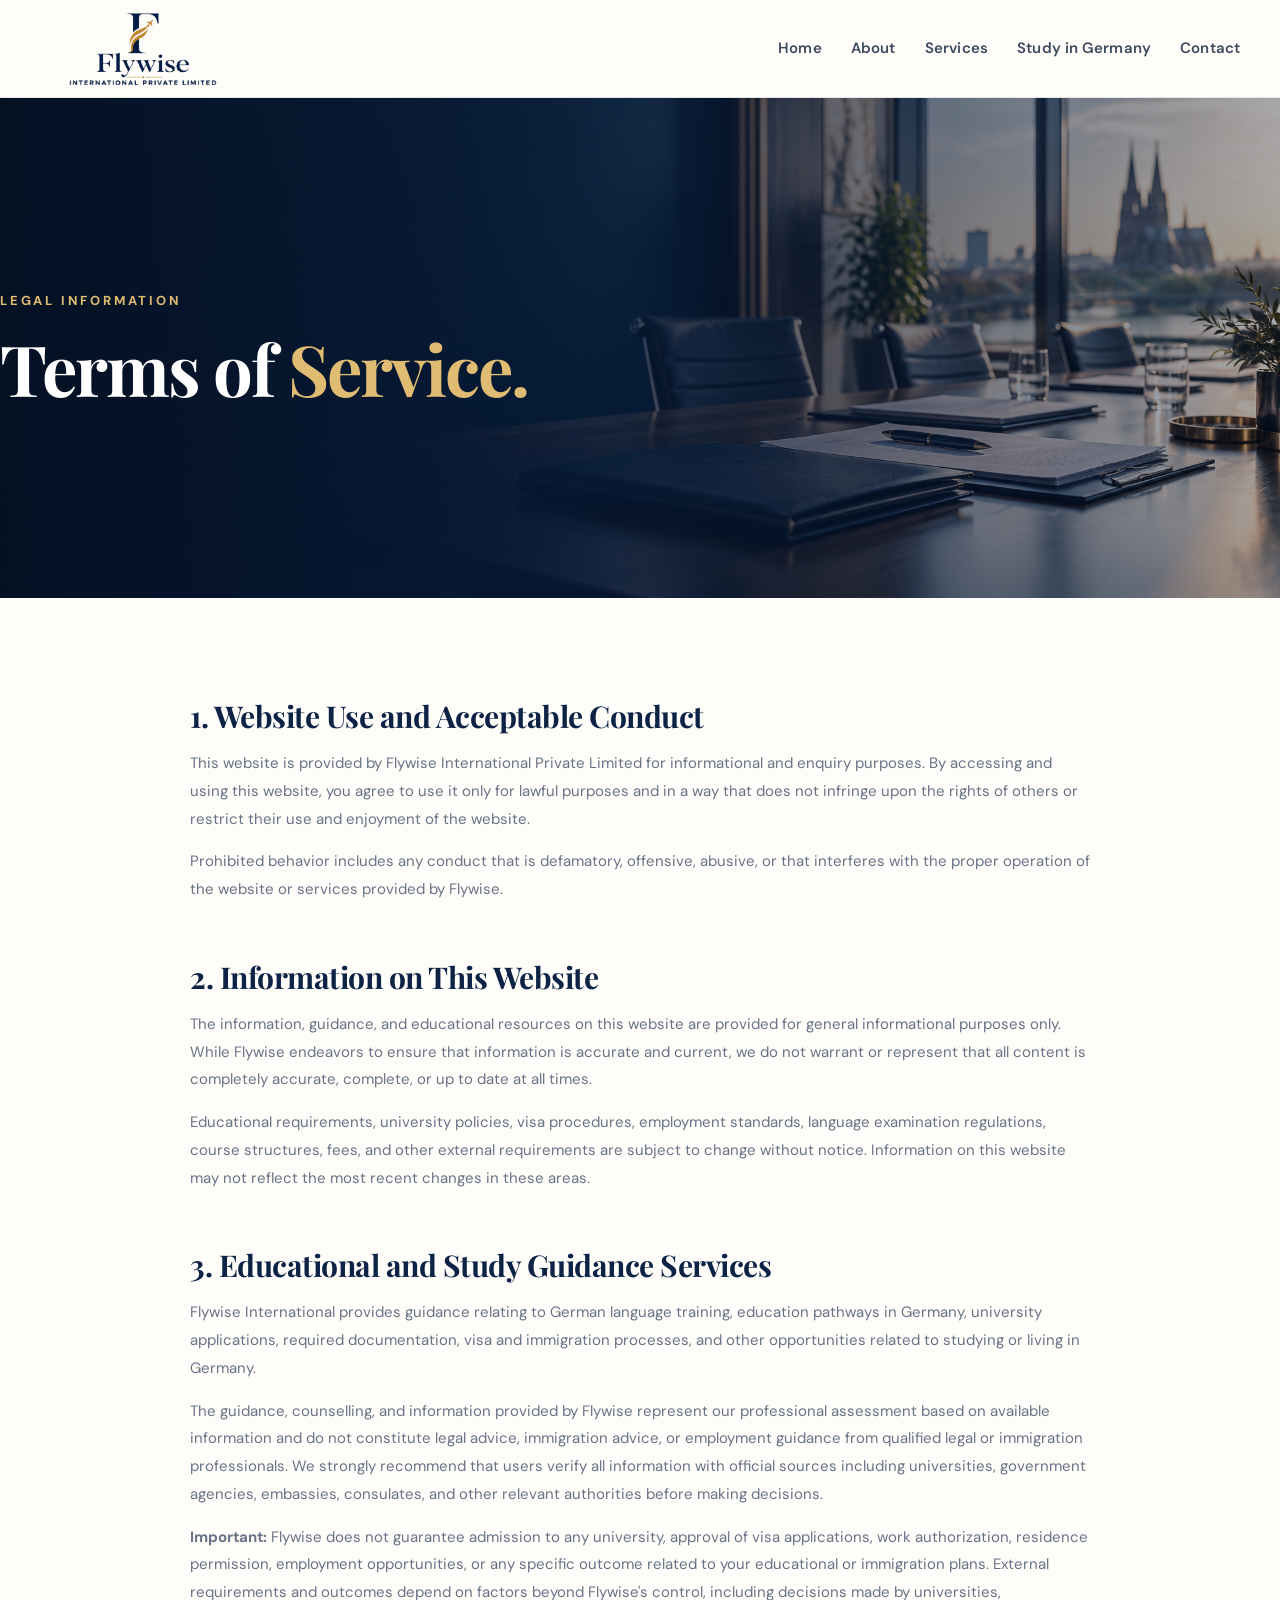
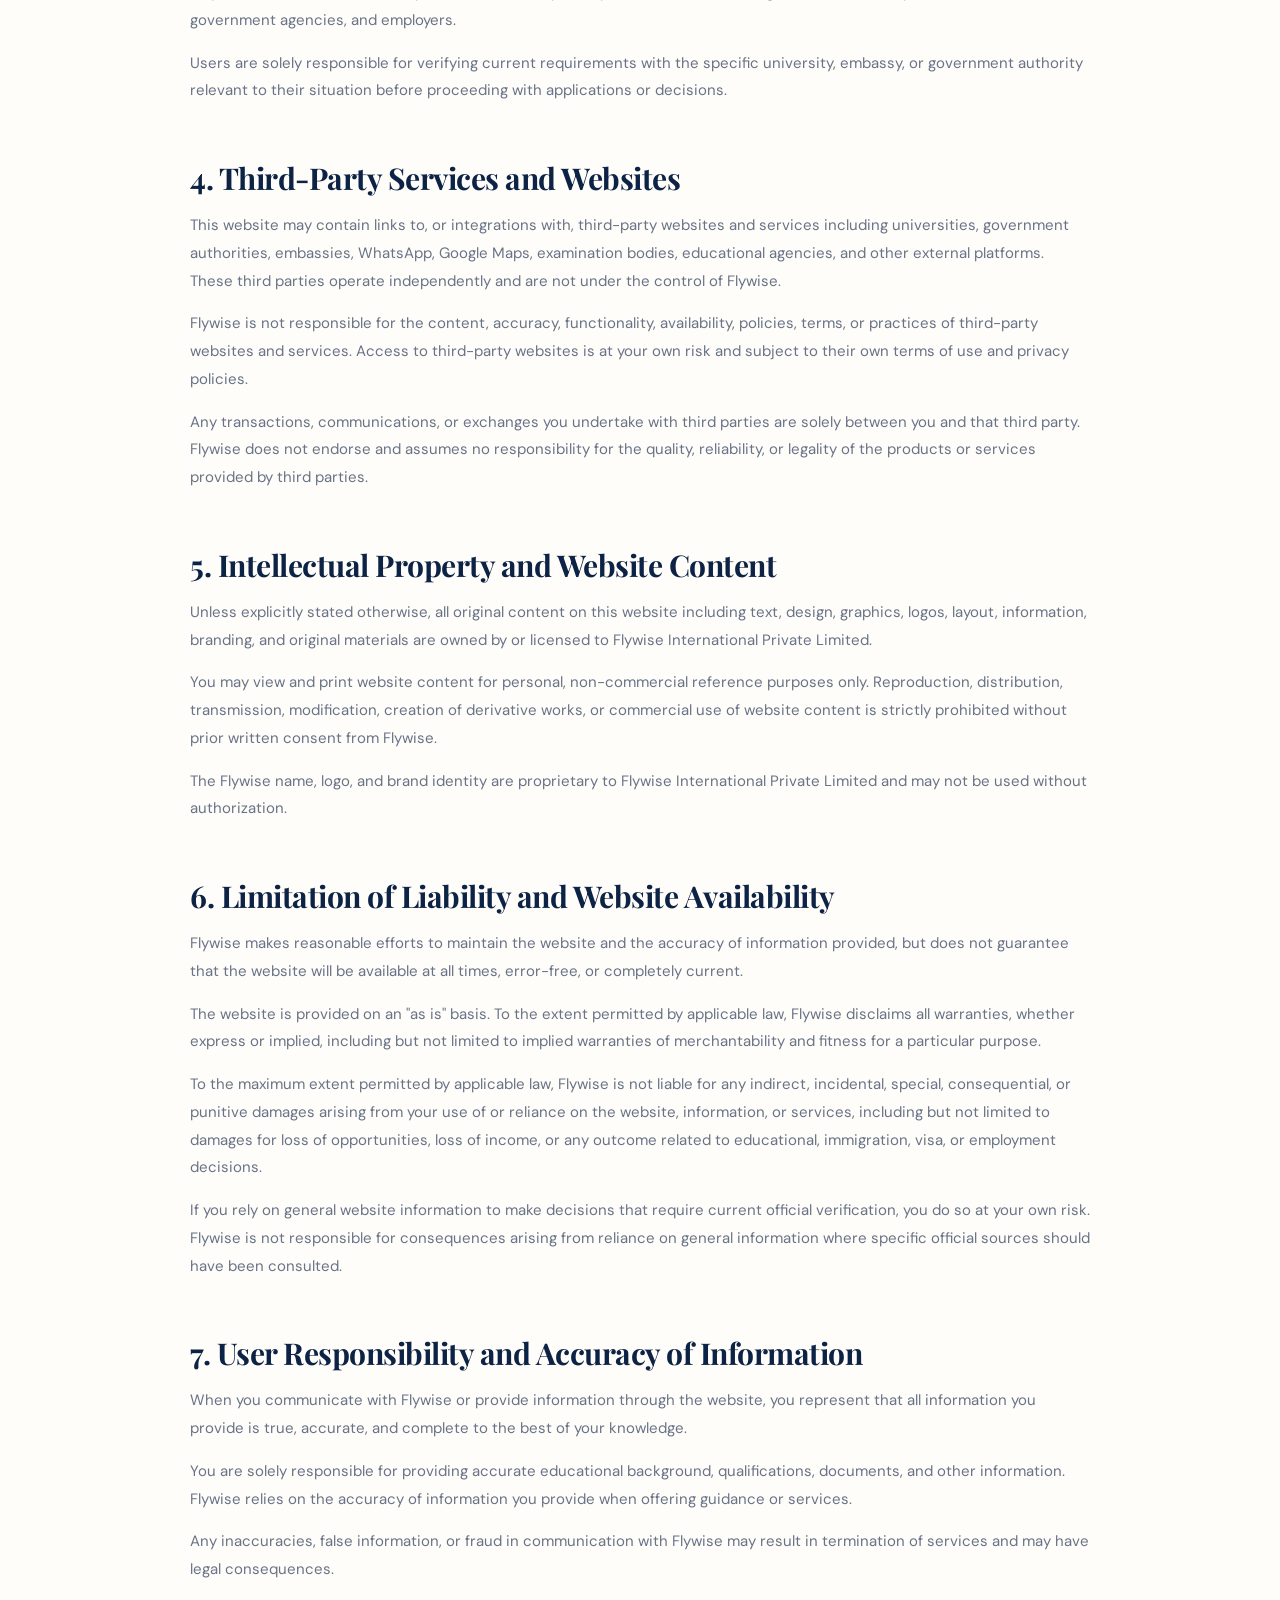
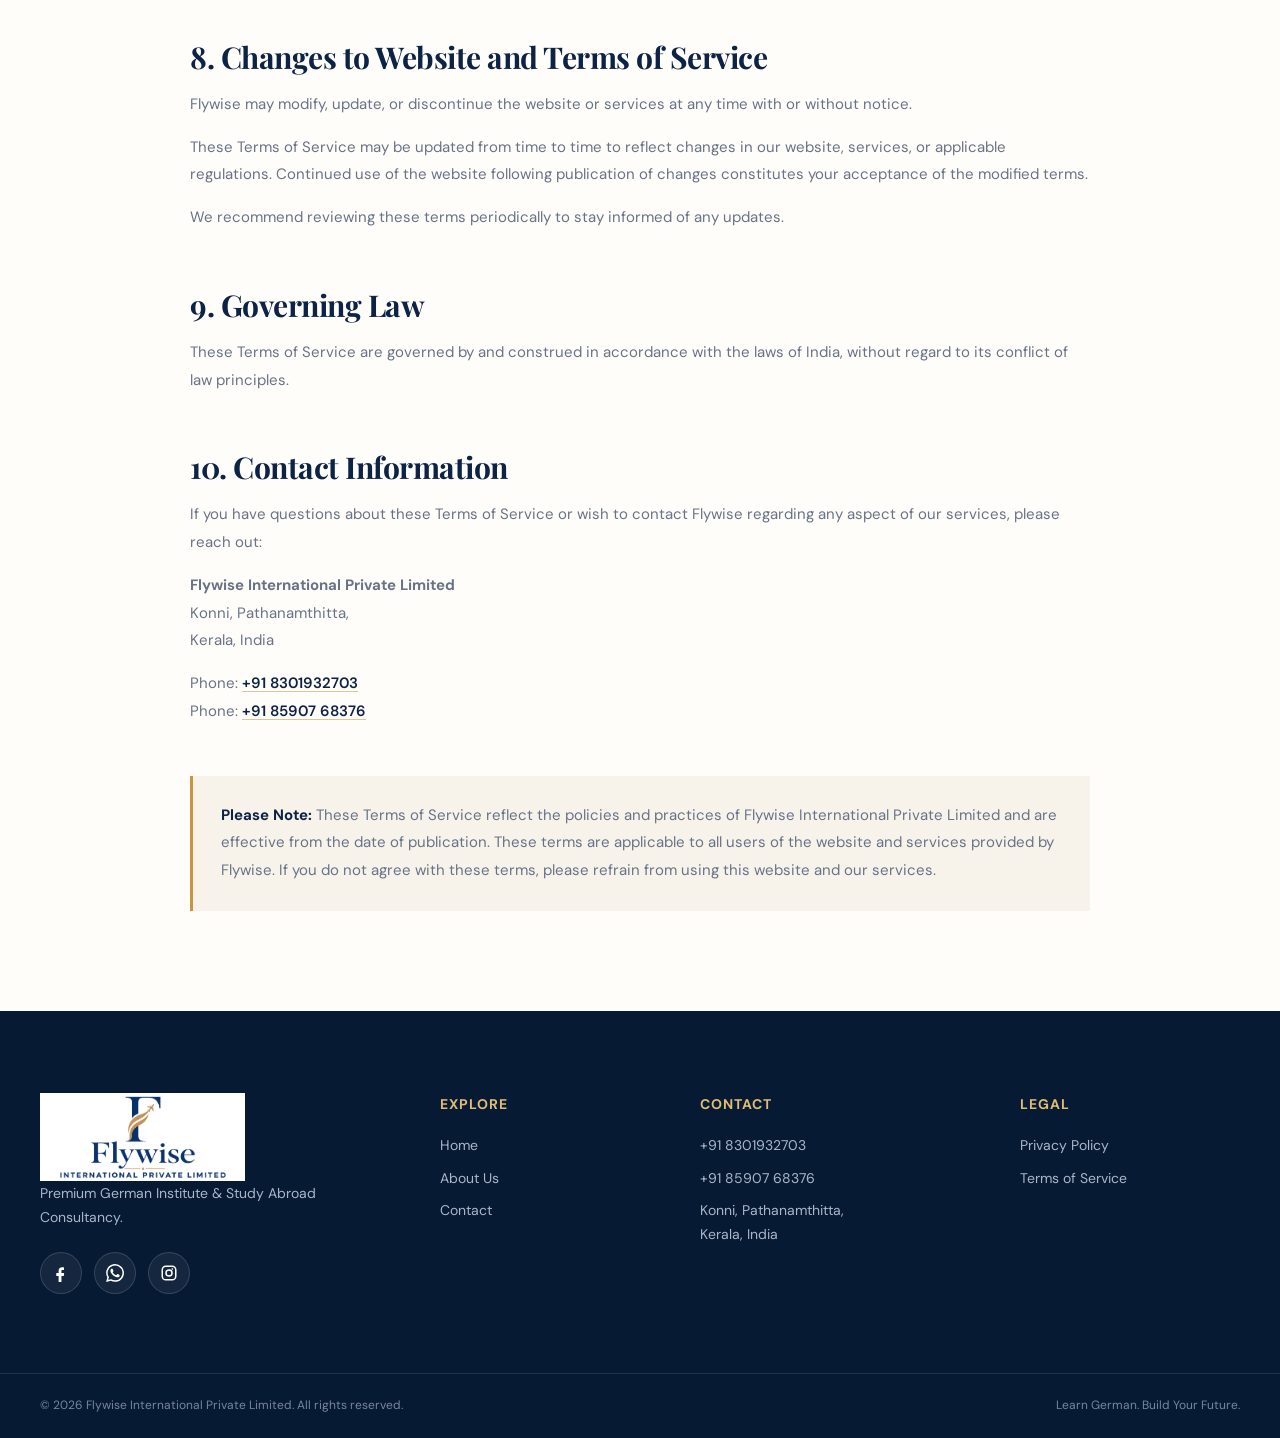
<file: terms.html>
<!DOCTYPE html>
<html lang="en">

<head>

    <meta charset="UTF-8">

    <meta
        name="viewport"
        content="width=device-width, initial-scale=1.0"
    >

    <meta
        name="description"
        content="Terms of Service for Flywise International Private Limited."
    >

    <title>Terms of Service | Flywise International</title>

    <link
        rel="icon"
        href="images/flywise-logo.jpg"
    >

    <link
        rel="preconnect"
        href="https://fonts.googleapis.com"
    >

    <link
        rel="preconnect"
        href="https://fonts.gstatic.com"
        crossorigin
    >

    <link
        href="https://fonts.googleapis.com/css2?family=DM+Sans:wght@400;500;600;700&family=Playfair+Display:wght@600;700&display=swap"
        rel="stylesheet"
    >

    <link
        rel="stylesheet"
        href="css/style.css"
    >


    <style>

        /* =========================================================
           LEGAL HERO
           ========================================================= */

        .legal-hero {
            position: relative;

            min-height: 430px;

            display: flex;
            align-items: center;

            overflow: hidden;

            color: #fff;

            background:
                linear-gradient(
                    90deg,
                    rgba(5, 17, 35, 0.94) 0%,
                    rgba(8, 28, 57, 0.78) 45%,
                    rgba(8, 28, 57, 0.35) 100%
                ),
                url("images/terms-hero.jpg");

            background-size: cover;
            background-position: center;
            background-repeat: no-repeat;
        }


        .legal-hero-inner {
            position: relative;
            z-index: 2;

            width: 100%;

            display: flex;
            align-items: center;
        }


        .legal-hero-content {
            max-width: 800px;
        }


        .legal-hero-content h1 {
            margin: 0;

            font:
                700 clamp(50px, 5.5vw, 78px) / 1.05
                "Playfair Display",
                Georgia,
                serif;

            letter-spacing: -2px;
        }


        .legal-hero-content h1 em {
            color: var(--gold-light);
            font-style: normal;
        }


        /* =========================================================
           LEGAL CONTENT
           ========================================================= */

        .legal-content {
            padding: 100px 0;

            background: var(--paper);
        }


        .legal-document {
            width: min(900px, 100%);

            margin: 0 auto;
        }


        .legal-document h2 {
            margin: 55px 0 16px;

            color: var(--navy);

            font:
                700 30px / 1.2
                "Playfair Display",
                Georgia,
                serif;

            letter-spacing: -0.5px;
        }


        .legal-document h2:first-child {
            margin-top: 0;
        }


        .legal-document p,
        .legal-document li {
            color: var(--muted);

            font-size: 15px;
            line-height: 1.85;
        }


        .legal-document ul {
            padding-left: 22px;
        }


        .legal-document a {
            color: var(--navy);

            font-weight: 600;

            text-decoration: underline;
            text-decoration-color: rgba(201, 150, 62, 0.55);
            text-underline-offset: 3px;

            transition:
                color 0.2s ease,
                text-decoration-color 0.2s ease;
        }


        .legal-document a:hover {
            color: var(--gold);

            text-decoration-color: var(--gold);
        }


        /* =========================================================
           LEGAL NOTE
           ========================================================= */

        .legal-note {
            margin-top: 50px;

            padding: 26px 28px;

            background: var(--cream);

            border-left: 3px solid var(--gold);
        }


        .legal-note p {
            margin: 0;
        }


        .legal-note strong {
            color: var(--navy);
        }


        /* =========================================================
           MOBILE
           ========================================================= */

        @media (max-width: 850px) {

            .legal-hero {
                min-height: 380px;

                background:
                    linear-gradient(
                        180deg,
                        rgba(5, 17, 35, 0.50) 0%,
                        rgba(5, 17, 35, 0.92) 100%
                    ),
                    url("images/terms-hero.jpg");

                background-size: cover;
                background-position: center;

                background-attachment: scroll;
            }


            .legal-content {
                padding: 75px 0;
            }


            .legal-document {
                width: 100%;
            }


            .legal-document h2 {
                font-size: 27px;
            }

        }


        @media (max-width: 560px) {

            .legal-hero {
                min-height: 320px;
            }


            .legal-hero-content h1 {
                font-size: 46px;
            }


            .legal-content {
                padding: 60px 0;
            }


            .legal-document h2 {
                font-size: 25px;

                margin-top: 42px;
            }


            .legal-document p,
            .legal-document li {
                font-size: 14px;

                line-height: 1.8;
            }


            .legal-note {
                padding: 21px;
            }

        }

        

    </style>

</head>


<body>


    <!-- =========================================================
         HEADER
         ========================================================= -->

    <header
        class="site-header"
        id="siteHeader"
    >

        <div class="container header-inner">


            <!-- BRAND -->

            <a
                class="brand"
                href="index.html"
                aria-label="Flywise International home"
            >

                <img
                    src="images/flywise-logo.jpg"
                    alt="Flywise International"
                >

            </a>


            <!-- MOBILE MENU -->

            <button
                class="menu-toggle"
                type="button"
                aria-label="Open navigation"
                aria-expanded="false"
                aria-controls="mainNav"
            >

                <span></span>
                <span></span>
                <span></span>

            </button>


            <!-- NAVIGATION -->

            <nav
                class="main-nav"
                id="mainNav"
                aria-label="Main navigation"
            >

                <a href="index.html">
                    Home
                </a>

                <a href="about.html">
                    About
                </a>

                <a href="index.html#services">
                    Services
                </a>

                <a href="index.html#germany">
                    Study in Germany
                </a>

                <a href="contact.html">
                    Contact
                </a>

            </nav>

        </div>

    </header>



    <!-- =========================================================
         MAIN
         ========================================================= -->

    <main>


        <!-- =====================================================
             HERO
             ===================================================== -->

        <section class="legal-hero">

            <div class="container legal-hero-inner">

                <div class="legal-hero-content">

                    <p class="eyebrow light">
                        LEGAL INFORMATION
                    </p>

                    <h1>
                        Terms of <em>Service.</em>
                    </h1>

                </div>

            </div>

        </section>



        <!-- =====================================================
             TERMS CONTENT
             ===================================================== -->

        <section class="legal-content">

            <div class="container">

                <article class="legal-document">


                    <!-- WEBSITE USE -->

                    <h2 id="website">
                        1. Website Use and Acceptable Conduct
                    </h2>

                    <p>
                        This website is provided by Flywise International Private Limited for informational and enquiry purposes. By accessing and using this website, you agree to use it only for lawful purposes and in a way that does not infringe upon the rights of others or restrict their use and enjoyment of the website.
                    </p>

                    <p>
                        Prohibited behavior includes any conduct that is defamatory, offensive, abusive, or that interferes with the proper operation of the website or services provided by Flywise.
                    </p>



                    <!-- INFORMATION -->

                    <h2 id="information">
                        2. Information on This Website
                    </h2>

                    <p>
                        The information, guidance, and educational resources on this website are provided for general informational purposes only. While Flywise endeavors to ensure that information is accurate and current, we do not warrant or represent that all content is completely accurate, complete, or up to date at all times.
                    </p>

                    <p>
                        Educational requirements, university policies, visa procedures, employment standards, language examination regulations, course structures, fees, and other external requirements are subject to change without notice. Information on this website may not reflect the most recent changes in these areas.
                    </p>



                    <!-- GUIDANCE -->

                    <h2 id="guidance">
                        3. Educational and Study Guidance Services
                    </h2>

                    <p>
                        Flywise International provides guidance relating to German language training, education pathways in Germany, university applications, required documentation, visa and immigration processes, and other opportunities related to studying or living in Germany.
                    </p>

                    <p>
                        The guidance, counselling, and information provided by Flywise represent our professional assessment based on available information and do not constitute legal advice, immigration advice, or employment guidance from qualified legal or immigration professionals. We strongly recommend that users verify all information with official sources including universities, government agencies, embassies, consulates, and other relevant authorities before making decisions.
                    </p>

                    <p>
                        <strong>Important:</strong> Flywise does not guarantee admission to any university, approval of visa applications, work authorization, residence permission, employment opportunities, or any specific outcome related to your educational or immigration plans. External requirements and outcomes depend on factors beyond Flywise's control, including decisions made by universities, government agencies, and employers.
                    </p>

                    <p>
                        Users are solely responsible for verifying current requirements with the specific university, embassy, or government authority relevant to their situation before proceeding with applications or decisions.
                    </p>



                    <!-- THIRD PARTY -->

                    <h2 id="third-party">
                        4. Third-Party Services and Websites
                    </h2>

                    <p>
                        This website may contain links to, or integrations with, third-party websites and services including universities, government authorities, embassies, WhatsApp, Google Maps, examination bodies, educational agencies, and other external platforms. These third parties operate independently and are not under the control of Flywise.
                    </p>

                    <p>
                        Flywise is not responsible for the content, accuracy, functionality, availability, policies, terms, or practices of third-party websites and services. Access to third-party websites is at your own risk and subject to their own terms of use and privacy policies.
                    </p>

                    <p>
                        Any transactions, communications, or exchanges you undertake with third parties are solely between you and that third party. Flywise does not endorse and assumes no responsibility for the quality, reliability, or legality of the products or services provided by third parties.
                    </p>



                    <!-- INTELLECTUAL PROPERTY -->

                    <h2 id="intellectual">
                        5. Intellectual Property and Website Content
                    </h2>

                    <p>
                        Unless explicitly stated otherwise, all original content on this website including text, design, graphics, logos, layout, information, branding, and original materials are owned by or licensed to Flywise International Private Limited.
                    </p>

                    <p>
                        You may view and print website content for personal, non-commercial reference purposes only. Reproduction, distribution, transmission, modification, creation of derivative works, or commercial use of website content is strictly prohibited without prior written consent from Flywise.
                    </p>

                    <p>
                        The Flywise name, logo, and brand identity are proprietary to Flywise International Private Limited and may not be used without authorization.
                    </p>



                    <!-- LIABILITY -->

                    <h2 id="liability">
                        6. Limitation of Liability and Website Availability
                    </h2>

                    <p>
                        Flywise makes reasonable efforts to maintain the website and the accuracy of information provided, but does not guarantee that the website will be available at all times, error-free, or completely current.
                    </p>

                    <p>
                        The website is provided on an "as is" basis. To the extent permitted by applicable law, Flywise disclaims all warranties, whether express or implied, including but not limited to implied warranties of merchantability and fitness for a particular purpose.
                    </p>

                    <p>
                        To the maximum extent permitted by applicable law, Flywise is not liable for any indirect, incidental, special, consequential, or punitive damages arising from your use of or reliance on the website, information, or services, including but not limited to damages for loss of opportunities, loss of income, or any outcome related to educational, immigration, visa, or employment decisions.
                    </p>

                    <p>
                        If you rely on general website information to make decisions that require current official verification, you do so at your own risk. Flywise is not responsible for consequences arising from reliance on general information where specific official sources should have been consulted.
                    </p>



                    <!-- USER RESPONSIBILITY -->

                    <h2 id="user-responsibility">
                        7. User Responsibility and Accuracy of Information
                    </h2>

                    <p>
                        When you communicate with Flywise or provide information through the website, you represent that all information you provide is true, accurate, and complete to the best of your knowledge.
                    </p>

                    <p>
                        You are solely responsible for providing accurate educational background, qualifications, documents, and other information. Flywise relies on the accuracy of information you provide when offering guidance or services.
                    </p>

                    <p>
                        Any inaccuracies, false information, or fraud in communication with Flywise may result in termination of services and may have legal consequences.
                    </p>



                    <!-- CHANGES -->

                    <h2 id="changes">
                        8. Changes to Website and Terms of Service
                    </h2>

                    <p>
                        Flywise may modify, update, or discontinue the website or services at any time with or without notice.
                    </p>

                    <p>
                        These Terms of Service may be updated from time to time to reflect changes in our website, services, or applicable regulations. Continued use of the website following publication of changes constitutes your acceptance of the modified terms.
                    </p>

                    <p>
                        We recommend reviewing these terms periodically to stay informed of any updates.
                    </p>



                    <!-- GOVERNING LAW -->

                    <h2 id="governing">
                        9. Governing Law
                    </h2>

                    <p>
                        These Terms of Service are governed by and construed in accordance with the laws of India, without regard to its conflict of law principles.
                    </p>



                    <!-- CONTACT -->

                    <h2 id="contact">
                        10. Contact Information
                    </h2>

                    <p>
                        If you have questions about these Terms of Service or wish to contact Flywise regarding any aspect of our services, please reach out:
                    </p>

                    <p>

                        <strong>
                            Flywise International Private Limited
                        </strong>

                        <br>

                        Konni, Pathanamthitta,

                        <br>

                        Kerala, India

                    </p>

                    <p>

                        Phone:

                        <a href="tel:+918301932703">
                            +91 8301932703
                        </a>

                        <br>

                        Phone:

                        <a href="tel:+9185907 68376">
                            +91 85907 68376
                        </a>

                    </p>



                    <!-- LEGAL NOTE -->

                    <div class="legal-note">

                        <p>

                            <strong>
                                Please Note:
                            </strong>

                            These Terms of Service reflect the policies and practices of Flywise International Private Limited and are effective from the date of publication. These terms are applicable to all users of the website and services provided by Flywise. If you do not agree with these terms, please refrain from using this website and our services.

                        </p>

                    </div>


                </article>

            </div>

        </section>

    </main>



    <!-- =========================================================
         FOOTER
         ========================================================= -->

    <footer class="site-footer">

    <div class="container footer-grid">


        <!-- BRAND -->

        <div class="footer-brand">

            <img
                src="images/flywise-logo.jpg"
                alt="Flywise International"
            >

            <p>
                Premium German Institute &
                Study Abroad Consultancy.
            </p>

            <!-- SOCIAL LINKS -->

            <div class="footer-socials">

                <!-- Facebook -->
                <a
                    href="https://www.facebook.com/share/1UyzL5e3G7/"
                    target="_blank"
                    rel="noopener"
                    aria-label="Facebook"
                >
                    <svg viewBox="0 0 24 24" aria-hidden="true">
                        <path d="M13.5 8H16V4.5C15.2 4.4 14.4 4.3 13.5 4.3C10.7 4.3 8.8 6 8.8 9.1V12H5.7V16H8.8V24H12.6V16H15.7L16.2 12H12.6V9.4C12.6 8.5 12.9 8 13.5 8Z"/>
                    </svg>
                </a>

                <!-- WhatsApp -->
                <a
                    href="https://wa.me/918301932703"
                    target="_blank"
                    rel="noopener"
                    aria-label="WhatsApp"
                >
                    <svg viewBox="0 0 24 24" aria-hidden="true">
                        <path d="M20.5 3.5A11.85 11.85 0 0 0 12.08 0C5.53 0 .2 5.33.2 11.88c0 2.09.55 4.13 1.6 5.93L.1 24l6.32-1.66a11.87 11.87 0 0 0 5.66 1.44h.01c6.55 0 11.88-5.33 11.88-11.89 0-3.17-1.23-6.15-3.47-8.39ZM12.09 21.76h-.01a9.86 9.86 0 0 1-5.02-1.37l-.36-.21-3.75.98 1-3.66-.24-.38a9.87 9.87 0 1 1 8.38 4.64Zm5.42-7.4c-.3-.15-1.78-.88-2.05-.98-.28-.1-.48-.15-.68.15-.2.3-.78.98-.96 1.18-.18.2-.35.23-.65.08-.3-.15-1.26-.46-2.4-1.46-.89-.79-1.49-1.76-1.67-2.06-.17-.3-.02-.46.13-.61.13-.13.3-.35.45-.53.15-.18.2-.3.3-.5.1-.2.05-.38-.03-.53-.08-.15-.68-1.64-.94-2.25-.25-.59-.5-.51-.68-.52h-.58c-.2 0-.53.08-.81.38-.28.3-1.07 1.04-1.07 2.53 0 1.49 1.1 2.92 1.25 3.12.15.2 2.16 3.3 5.23 4.63.73.32 1.3.51 1.74.65.73.23 1.4.2 1.92.12.59-.09 1.78-.73 2.03-1.43.25-.7.25-1.3.18-1.43-.08-.12-.28-.2-.58-.35Z"/>
                    </svg>
                </a>

                <!-- Instagram -->
<a 
    href="https://www.instagram.com/flywise.internationalpvtltd?stkn=eWNvZDZ1OWF2em5j" 
    target="_blank" 
    rel="noopener" 
    aria-label="Instagram"
>
        <svg viewBox="0 0 24 24" aria-hidden="true">
    <path d="M7.8 2h8.4A5.8 5.8 0 0 1 22 7.8v8.4a5.8 5.8 0 0 1-5.8 5.8H7.8A5.8 5.8 0 0 1 2 16.2V7.8A5.8 5.8 0 0 1 7.8 2Zm0 2A3.8 3.8 0 0 0 4 7.8v8.4A3.8 3.8 0 0 0 7.8 20h8.4a3.8 3.8 0 0 0 3.8-3.8V7.8A3.8 3.8 0 0 0 16.2 4H7.8Zm8.65 1.5a1.15 1.15 0 1 1 0 2.3 1.15 1.15 0 0 1 0-2.3ZM12 7a5 5 0 1 1 0 10 5 5 0 0 1 0-10Zm0 2a3 3 0 1 0 0 6 3 3 0 0 0-0-6Z"/>
    </svg>
                </a>

            </div>

        </div>


        <!-- EXPLORE -->

        <div>

            <h3>
                Explore
            </h3>

            <a href="index.html">
                Home
            </a>

            <a href="about.html">
                About Us
            </a>

            <a href="contact.html">
                Contact
            </a>

        </div>


        <!-- CONTACT -->

        <div>

            <h3>
                Contact
            </h3>

            <a href="tel:+918301932703">
                +91 8301932703
            </a>

            <a href="tel:+9185907 68376">
                +91 85907 68376
            </a>

            <p>
                Konni, Pathanamthitta,
                <br>
                Kerala, India
            </p>

        </div>


        <!-- LEGAL -->

        <div>

            <h3>
                Legal
            </h3>

            <a href="privacy.html">
                Privacy Policy
            </a>

            <a href="terms.html">
                Terms of Service
            </a>

        </div>

    </div>


    <!-- FOOTER BOTTOM -->

    <div class="footer-bottom">

        <div class="container">

            <span>
                © 2026 Flywise International Private Limited.
                All rights reserved.
            </span>

            <span>
                Learn German. Build Your Future.
            </span>

        </div>

    </div>

</footer>


    <!-- =========================================================
         MOBILE NAVIGATION SCRIPT
         ========================================================= -->

    <script src="js/main.js"></script>


</body>

</html>
</file>
<file: css/style.css>
:root {
    --navy: #0c2346;
    --navy-2: #102e59;
    --gold: #c9963e;
    --gold-light: #e0bb72;
    --cream: #f7f3eb;
    --paper: #fffdf9;
    --ink: #172238;
    --muted: #687387;
    --line: #ded9cf;
    --white: #fff;
    --green: #168a63;
    --shadow: 0 24px 70px rgba(12, 35, 70, 0.12);
}


/* =========================================================
   RESET
========================================================= */

* {
    box-sizing: border-box;
}

html {
    scroll-behavior: smooth;
}

body {
    margin: 0;
    color: var(--ink);
    background: #fff;
    font: 400 16px/1.65 "DM Sans", Arial, sans-serif;
}

body.menu-open {
    overflow: hidden;
}

a {
    color: inherit;
    text-decoration: none;
}

button {
    font: inherit;
}

img {
    max-width: 100%;
    display: block;
}

.container {
    width: min(1500px, calc(100% - 80px));
    margin-inline: auto;
}

.skip-link {
    position: fixed;
    left: 15px;
    top: -60px;
    z-index: 100;

    padding: 10px 16px;

    background: var(--gold);
    color: var(--navy);

    font-weight: 700;
}

.skip-link:focus {
    top: 15px;
}


/* =========================================================
   HEADER
   ========================================================= */

.site-header {
    position: sticky;
    top: 0;
    z-index: 50;

    height: 100px;

    background: rgba(255, 253, 249, 0.98);
    border-bottom: 1px solid rgba(12, 35, 70, 0.10);

    backdrop-filter: blur(18px);
    -webkit-backdrop-filter: blur(18px);

    transition:
        box-shadow 0.25s ease,
        background-color 0.25s ease;
}

.site-header.scrolled {
    background: rgba(255, 253, 249, 0.99);
    box-shadow: 0 10px 35px rgba(12, 35, 70, 0.10);
}

.header-inner {
    width: 100%;
    height: 100%;

    display: flex;
    align-items: center;
    justify-content: space-between;

    gap: 60px;
}

/* ---------- BRAND ---------- */

.brand {
    width: 250px;
    height: 92px;

    flex: 0 0 250px;

    display: flex;
    align-items: center;

    overflow: hidden;
}

.brand img {
    width: 100%;
    height: 100%;

    object-fit: contain;

    mix-blend-mode: multiply;
}

/* ---------- NAVIGATION ---------- */

.main-nav {
    flex: 1;

    display: flex;
    align-items: center;
    justify-content: flex-end;

    gap: clamp(50px, 5vw, 78px);
}

.main-nav a {
    position: relative;

    display: inline-flex;
    align-items: center;

    height: 100px;
    padding: 0;

    color: #3d4a60;

    font-size: 16px;
    font-weight: 600;

    white-space: nowrap;

    transition:
        color 0.25s ease,
        transform 0.25s ease;
}

.main-nav a::after {
    content: "";

    position: absolute;

    left: 0;
    right: 100%;
    bottom: 27px;

    height: 2px;

    background: var(--gold);

    transition: right 0.3s ease;
}

.main-nav a:hover,
.main-nav a.active {
    color: var(--navy);
}

.main-nav a:hover::after,
.main-nav a.active::after {
    right: 0;
}

/* ---------- MOBILE MENU BUTTON ---------- */

.menu-toggle {
    display: none;

    width: 46px;
    height: 46px;

    padding: 10px;

    border: 1px solid var(--line);
    background: transparent;

    cursor: pointer;
}

.menu-toggle span {
    display: block;

    height: 2px;
    margin: 5px 0;

    background: var(--navy);

    transition: transform 0.25s ease;
}


/* =========================================================
   HERO
========================================================= */

.hero {
    position: relative;

    height: min(760px, calc(100vh - 86px));

    min-height: 650px;

    overflow: hidden;

    background: var(--navy);

    color: #fff;
}

.hero-slides,
.hero-slide {
    position: absolute;
    inset: 0;
}

.hero-slide {
    background-image: var(--hero-image);

    background-position: center;
    background-size: cover;

    opacity: 0;
    visibility: hidden;

    transform: scale(1);

    transition:
        opacity 1s ease,
        visibility 1s ease;
}

.hero-slide.active {
    opacity: 1;
    visibility: visible;

    animation: heroZoom 7.5s ease-out both;
}

.hero-overlay {
    position: absolute;
    inset: 0;

    background:
        linear-gradient(
            90deg,
            rgba(5, 17, 35, 0.91) 0%,
            rgba(8, 28, 57, 0.72) 44%,
            rgba(8, 28, 57, 0.18) 100%
        );
}

.hero-content {
    height: 100%;

    display: flex;
    align-items: center;

    position: relative;
    z-index: 2;
}

.hero-copy {
    max-width: 760px;

    padding-bottom: 35px;

    opacity: 0;

    transform: translateY(18px);

    transition: 0.8s 0.2s;
}

.hero-slide.active .hero-copy {
    opacity: 1;
    transform: none;
}

.eyebrow {
    margin: 0 0 15px;

    color: var(--gold);

    font-size: 12px;
    font-weight: 700;

    letter-spacing: 2.2px;
}

.eyebrow.light {
    color: var(--gold-light);
}

h1,
h2,
h3,
p {
    overflow-wrap: break-word;
}

.hero h1 {
    margin: 0 0 25px;

    font:
        700 clamp(50px, 6.2vw, 84px) / 1.02
        "Playfair Display",
        Georgia,
        serif;

    letter-spacing: -3px;
}

.hero h1 em,
h2 em {
    color: var(--gold-light);

    font-style: normal;
}

.hero-copy > p:not(.eyebrow) {
    max-width: 650px;

    margin: 0;

    color: rgba(255, 255, 255, 0.86);

    font-size: 18px;
    line-height: 1.75;
}

.hero-actions {
    display: flex;

    gap: 13px;

    margin-top: 36px;
}

.btn {
    display: inline-flex;

    align-items: center;
    justify-content: center;

    min-height: 51px;

    padding: 13px 24px;

    border: 1px solid transparent;

    font-size: 14px;
    font-weight: 700;

    cursor: pointer;

    transition: 0.25s;
}

.btn:hover {
    transform: translateY(-2px);
}

.btn-gold {
    background: var(--gold);

    color: var(--navy);

    box-shadow:
        0 13px 28px rgba(201, 150, 62, 0.22);
}

.btn-gold:hover {
    background: var(--gold-light);
}

.btn-outline-light {
    border-color: rgba(255, 255, 255, 0.55);

    color: #fff;

    background: rgba(255, 255, 255, 0.05);
}

.btn-outline-light:hover {
    background: #fff;
    color: var(--navy);
}

.btn-navy {
    background: var(--navy);
    color: #fff;
}

.btn.large {
    padding: 16px 30px;
}


/* =========================================================
   HERO ARROWS
========================================================= */

.hero-arrow {
    position: absolute;

    top: 50%;
    z-index: 4;

    width: 48px;
    height: 48px;

    border: 1px solid rgba(255, 255, 255, 0.35);

    border-radius: 50%;

    background: rgba(0, 0, 0, 0.15);

    color: #fff;

    cursor: pointer;

    transform: translateY(-50%);

    transition: 0.25s;
}

.hero-arrow:hover {
    background: rgba(255, 255, 255, 0.17);

    transform:
        translateY(-50%)
        scale(1.06);
}

.hero-arrow.prev {
    left: 25px;
}

.hero-arrow.next {
    right: 25px;
}


/* =========================================================
   HERO DOTS
========================================================= */

.hero-dots {
    position: absolute;

    z-index: 5;

    bottom: 28px;
    left: 50%;

    display: flex;

    gap: 8px;

    transform: translateX(-50%);
}

.hero-dots button {
    width: 9px;
    height: 9px;

    padding: 0;

    border: 0;
    border-radius: 20px;

    background: rgba(255, 255, 255, 0.45);

    cursor: pointer;

    transition: 0.25s;
}

.hero-dots button.active {
    width: 30px;

    background: var(--gold-light);
}


/* =========================================================
   STATS
========================================================= */

.stats {
    padding: 44px 0;

    background: var(--paper);

    border-bottom: 1px solid var(--line);
}

.stats-grid {
    display: grid;

    grid-template-columns: repeat(4, 1fr);
}

.stat {
    padding: 4px 25px;

    text-align: center;

    border-right: 1px solid var(--line);
}

.stat:last-child {
    border: 0;
}

.stat strong {
    display: block;

    color: var(--navy);

    font:
        700 38px/1.1
        "Playfair Display",
        Georgia,
        serif;
}

.stat span {
    display: block;

    margin-top: 6px;

    color: var(--muted);

    font-size: 13px;
    font-weight: 600;
}

.stat small {
    display: block;

    margin-top: 5px;

    color: #a2772f;

    font-size: 8px;

    letter-spacing: 1px;
}


/* =========================================================
   GENERAL SECTIONS
========================================================= */

.section {
    padding: 112px 0;
}

.intro {
    background: var(--cream);
}

.split-heading {
    display: grid;

    grid-template-columns: 1fr 1fr;

    gap: 90px;

    align-items: end;

    margin-bottom: 55px;
}

.split-heading h2,
.section-heading h2,
.faq-intro h2 {
    margin: 0;

    font:
        700 clamp(38px, 4.5vw, 60px) / 1.08
        "Playfair Display",
        Georgia,
        serif;

    letter-spacing: -2px;
}

.split-heading h2 span,
.section-heading h2 span,
.faq-intro h2 span {
    color: var(--gold);
}

.lead {
    max-width: 570px;

    margin: 0;

    color: var(--muted);

    font-size: 18px;
    line-height: 1.8;
}


/* =========================================================
   WHY CHOOSE US
========================================================= */

.feature-grid {
    display: grid;

    grid-template-columns: repeat(4, 1fr);

    border-top: 1px solid #d9d1c3;
    border-bottom: 1px solid #d9d1c3;
}

.feature {
    padding: 32px 25px;

    border-right: 1px solid #d9d1c3;
}

.feature:last-child {
    border: 0;
}

.feature-no {
    display: block;

    margin-bottom: 35px;

    color: var(--gold);

    font-size: 12px;
    font-weight: 700;

    letter-spacing: 2px;
}

.feature h3 {
    margin: 0 0 10px;

    color: var(--navy);

    font-size: 18px;
}

.feature p {
    margin: 0;

    color: var(--muted);

    font-size: 14px;

    line-height: 1.7;
}


/* =========================================================
   SERVICES
========================================================= */

.services {
    background: #fff;
}

.section-heading {
    max-width: 730px;

    margin: 0 auto 58px;

    text-align: center;
}

.section-heading > p:last-child {
    max-width: 650px;

    margin: 18px auto 0;

    color: var(--muted);

    font-size: 17px;
}

.service-groups {
    display: grid;

    grid-template-columns: 1fr 1fr;

    gap: 24px;
}

.service-group {
    padding: 38px;

    background: var(--cream);

    border: 1px solid var(--line);
}

.service-group.dark {
    background: var(--navy);

    color: #fff;

    border-color: var(--navy);
}

.group-title {
    display: flex;

    gap: 20px;

    align-items: flex-start;

    margin-bottom: 30px;
}

.group-title > span {
    color: var(--gold);

    font:
        600 22px
        "Playfair Display",
        Georgia,
        serif;
}

.group-title h3 {
    margin: 0;

    font:
        700 34px/1.1
        "Playfair Display",
        Georgia,
        serif;
}

.service-list {
    display: grid;

    grid-template-columns: 1fr;

    gap: 0;
}

.service-list article {
    padding: 22px 0;

    border-top: 1px solid rgba(12, 35, 70, 0.14);
}

.service-group.dark .service-list article {
    border-color: rgba(255, 255, 255, 0.16);
}

.service-list b {
    font-size: 16px;
}

.service-list p {
    margin: 5px 0 0;

    color: var(--muted);

    font-size: 14px;
}

.service-group.dark .service-list p {
    color: #adb8c9;
}

.mini-services {
    display: flex;

    flex-wrap: wrap;
    justify-content: center;

    gap: 10px;

    margin-top: 25px;
}

.mini-services span {
    padding: 9px 14px;

    border: 1px solid var(--line);

    color: var(--muted);

    font-size: 12px;
    font-weight: 600;
}


/* =========================================================
   GERMAN LANGUAGE PROGRAM
========================================================= */

.language {
    background: var(--paper);
}

.levels {
    display: grid;

    grid-template-columns: repeat(4, 1fr);

    gap: 1px;

    border: 1px solid var(--line);

    background: var(--line);
}

.level {
    min-height: 430px;

    padding: 30px 25px;

    background: #fff;
}

.level.active {
    background: var(--navy);

    color: #fff;
}

.level-top {
    display: flex;

    align-items: end;
    justify-content: space-between;

    padding-bottom: 19px;

    border-bottom: 1px solid var(--line);
}

.level.active .level-top {
    border-color: rgba(255, 255, 255, 0.2);
}

.level-top span {
    color: var(--navy);

    font:
        700 43px
        "Playfair Display",
        Georgia,
        serif;
}

.level.active .level-top span {
    color: var(--gold-light);
}

.level-top small {
    color: var(--gold);

    font-size: 9px;
    font-weight: 700;

    letter-spacing: 1px;
}

.level h3 {
    margin: 25px 0 10px;

    font-size: 18px;
}

.level p {
    margin: 0;

    color: var(--muted);

    font-size: 14px;

    line-height: 1.7;
}

.level.active p {
    color: #b7c1d1;
}

.level ul {
    margin: 22px 0 0;

    padding: 0;

    list-style: none;
}

.level li {
    padding: 8px 0;

    border-top: 1px solid var(--line);

    font-size: 12px;

    color: #445066;
}

.level.active li {
    border-color: rgba(255, 255, 255, 0.16);

    color: #d7deea;
}

.skills {
    display: flex;

    justify-content: center;

    gap: 0;

    margin-top: 35px;

    border-block: 1px solid var(--line);
}

.skills span {
    flex: 1;

    padding: 19px 10px;

    text-align: center;

    color: var(--navy);

    font-size: 12px;
    font-weight: 700;

    text-transform: uppercase;

    letter-spacing: 1px;

    border-right: 1px solid var(--line);
}

.skills span:last-child {
    border: 0;
}

.program-details {
    display: grid;

    grid-template-columns: repeat(4, 1fr);

    margin-top: 35px;

    border: 1px solid var(--line);
}

.program-details div {
    padding: 25px;

    text-align: center;

    border-right: 1px solid var(--line);
}

.program-details div:last-child {
    border: 0;
}

.program-details strong {
    display: block;

    color: var(--navy);

    font-size: 17px;
}

.program-details span {
    display: block;

    margin-top: 4px;

    color: var(--muted);

    font-size: 12px;
}

.schedule-box {
    display: grid;

    grid-template-columns: 1fr 1fr;

    margin-top: 18px;

    background: var(--navy);

    color: #fff;
}

.schedule-box div {
    padding: 25px 30px;

    text-align: center;
}

.schedule-box div + div {
    border-left: 1px solid rgba(255, 255, 255, 0.18);
}

.schedule-box small {
    display: block;

    color: var(--gold-light);

    font-weight: 700;

    letter-spacing: 1px;
}

.schedule-box strong {
    display: block;

    margin-top: 4px;

    font:
        600 22px
        "Playfair Display",
        Georgia,
        serif;
}

.fee-box {
    display: flex;

    align-items: center;
    justify-content: space-between;

    gap: 30px;

    margin-top: 18px;

    padding: 28px 30px;

    border: 1px solid var(--gold);

    background: #fff;
}

.fee-box h3 {
    margin: 0 0 5px;

    font:
        600 25px
        "Playfair Display",
        Georgia,
        serif;
}

.fee-box p:not(.eyebrow) {
    margin: 0;

    color: var(--muted);

    font-size: 13px;
}


/* =========================================================
   GERMANY OPPORTUNITIES
========================================================= */

.germany {
    background: var(--cream);
}

.opportunities {
    display: grid;

    grid-template-columns: repeat(4, 1fr);

    gap: 16px;
}

.opportunity {
    min-height: 230px;

    padding: 26px;

    background: #fff;

    border: 1px solid var(--line);

    transition: 0.25s;
}

.opportunity:hover {
    transform: translateY(-5px);

    box-shadow: var(--shadow);
}

.opportunity span {
    color: var(--gold);

    font-size: 11px;
    font-weight: 700;

    letter-spacing: 1px;
}

.opportunity h3 {
    margin: 35px 0 8px;

    color: var(--navy);

    font:
        600 24px
        "Playfair Display",
        Georgia,
        serif;
}

.opportunity p {
    margin: 0;

    color: var(--muted);

    font-size: 13px;

    line-height: 1.65;
}

.opportunity:nth-child(5),
.opportunity:nth-child(6),
.opportunity:nth-child(7) {
    grid-column: span 1;
}

/* ==========================================
   GERMANY OPPORTUNITIES MOBILE SLIDER
   ========================================== */

.opportunity-dots {
    display: none;
}

@media (max-width: 850px) {

    /* VIEWPORT */
    .opportunities-slider {
        width: 100%;
        overflow: hidden;
    }

    /* MOVING TRACK */
    .opportunities {
        display: flex !important;
        grid-template-columns: none !important;

        width: 100% !important;

        gap: 0 !important;

        margin: 0 !important;

        transition: transform 0.55s cubic-bezier(.22, 1, .36, 1);

        transform: translateX(0);
    }

    /* CARD */
    .opportunity {
        flex: 0 0 100% !important;

        width: 100% !important;
        min-width: 100% !important;

        min-height: 230px !important;
        height: 250px !important;

        box-sizing: border-box;

        margin: 0 !important;

        transform: none !important;
        opacity: 1 !important;
    }

    .opportunity:hover {
        transform: none !important;
        box-shadow: none !important;
    }

    /* DOTS */
    .opportunity-dots {
        display: flex !important;

        justify-content: center;
        align-items: center;

        gap: 8px;

        margin-top: 24px;
    }

    .opportunity-dot {
        width: 8px;
        height: 8px;

        padding: 0;

        border: 0;

        border-radius: 50%;

        background: rgba(12, 35, 70, 0.25);

        cursor: pointer;

        transition:
            width 0.25s ease,
            background 0.25s ease;
    }

    .opportunity-dot.active {
        width: 24px;

        background: var(--gold);

        border-radius: 999px;
    }
}

/* =========================================================
   PROCESS
========================================================= */

.process {
    background: var(--navy);

    color: #fff;
}

.process .section-heading {
    margin-left: 0;

    text-align: left;
}

.process .section-heading > p:last-child {
    display: none;
}

.process .section-heading h2 {
    color: #fff;
}

.process-grid {
    display: grid;

    grid-template-columns: repeat(3, 1fr);

    border-top: 1px solid rgba(255, 255, 255, 0.17);
    border-left: 1px solid rgba(255, 255, 255, 0.17);
}

.process-step {
    min-height: 220px;

    padding: 30px;

    border-right: 1px solid rgba(255, 255, 255, 0.17);
    border-bottom: 1px solid rgba(255, 255, 255, 0.17);
}

.process-step > span {
    color: var(--gold-light);

    font-size: 12px;
    font-weight: 700;
}

.process-step h3 {
    margin: 30px 0 9px;

    font:
        600 22px
        "Playfair Display",
        Georgia,
        serif;
}

.process-step p {
    margin: 0;

    color: #aeb9cb;

    font-size: 13px;

    line-height: 1.7;
}


/* =========================================================
   TEAM
========================================================= */

.team {
    background: #fff;
}

.team-grid {
    display: grid;

    grid-template-columns: repeat(4, 1fr);

    gap: 18px;
}

.team-card {
    padding: 15px;

    border: 1px solid var(--line);

    background: var(--paper);
}

.team-photo {
    height: 260px;

    display: grid;
    place-items: center;

    background:
        linear-gradient(
            135deg,
            #ebe6dc,
            #d5cfbf
        );

    color: #827862;

    font-size: 11px;
    font-weight: 700;

    letter-spacing: 2px;
}

.team-card h3 {
    margin: 19px 0 4px;

    font:
        600 22px
        "Playfair Display",
        Georgia,
        serif;
}

.team-card p {
    margin: 0;

    color: var(--gold);

    font-size: 12px;
}

.team-card > span {
    display: block;

    margin-top: 10px;

    color: var(--muted);

    font-size: 12px;
}


/* =========================================================
   PREMIUM TESTIMONIAL CAROUSEL
   Desktop: multiple cards visible
   Mobile: one card visible + swipe
========================================================= */

.stories {
    position: relative;
    overflow: hidden;

    background:
        linear-gradient(
            rgba(247,243,235,.88),
            rgba(247,243,235,.88)
        ),
        url("../images/germany-bg.jpg") center / cover no-repeat;
}


/* =========================================================
   CAROUSEL
========================================================= */

.testimonial-carousel {
    position: relative;

    width: 100%;
    max-width: 1180px;

    margin: 0 auto;

    padding: 15px 60px 25px;

    overflow: hidden;
}


/* =========================================================
   TRACK
========================================================= */

.testimonial-track {
    display: flex;

    align-items: stretch;

    gap: 24px;

    width: max-content;

    transform: translateX(0);

    transition:
        transform .7s cubic-bezier(.22,1,.36,1);

    will-change: transform;
}


/* =========================================================
   CARD
========================================================= */

.testimonial-card {
    position: relative;

    flex: 0 0 350px;

    width: 350px;
    height: 540px;

    overflow: hidden;

    background:
        linear-gradient(
            145deg,
            rgba(255,255,255,.98),
            rgba(247,243,235,.97)
        );

    border: 1px solid rgba(201,150,62,.32);

    border-radius: 20px;

    box-shadow:
        0 20px 55px rgba(12,35,70,.14);

    transition:
        box-shadow .35s ease,
        transform .35s ease;
}

.testimonial-card:hover {
    transform: translateY(-5px);

    box-shadow:
        0 28px 65px rgba(12,35,70,.18);
}


/* =========================================================
   TOP
========================================================= */

.testimonial-top {
    position: absolute;

    top: 17px;
    left: 18px;
    right: 18px;

    z-index: 5;

    display: flex;
    align-items: center;
    justify-content: space-between;
}

.testimonial-logo {
    width: 92px;
    height: 38px;

    object-fit: contain;

    mix-blend-mode: multiply;
}


/* =========================================================
   PHOTO
========================================================= */

.testimonial-photo-wrap {
    position: relative;

    height: 265px;

    overflow: hidden;

    background:
        linear-gradient(
            135deg,
            #eee7dc,
            #ddd3c3
        );
}

.testimonial-photo-wrap::before {
    content: "";

    position: absolute;
    inset: 0;

    z-index: 2;

    pointer-events: none;

    background:
        linear-gradient(
            135deg,
            rgba(255,255,255,.2),
            transparent 55%
        );
}

.testimonial-photo-wrap::after {
    content: "GERMANY";

    position: absolute;

    right: -13px;
    bottom: 24px;

    z-index: 3;

    padding: 6px 17px;

    color: rgba(12,35,70,.45);

    font-size: 7px;
    font-weight: 700;

    letter-spacing: 3px;

    border: 1px solid rgba(12,35,70,.16);

    transform: rotate(-90deg);
}

.testimonial-photo {
    width: 100%;
    height: 100%;

    display: block;

    object-fit: cover;
    object-position: center;
}


/* =========================================================
   CONTENT
========================================================= */

.testimonial-content {
    position: relative;

    height: 275px;

    padding: 18px 22px 20px;

    background:
        linear-gradient(
            180deg,
            rgba(255,253,249,.98),
            rgba(247,243,235,.96)
        );
}

.testimonial-stars {
    margin-bottom: 7px;

    color: var(--gold);

    font-size: 13px;

    letter-spacing: 2px;
}

.testimonial-quote-mark {
    position: absolute;

    top: 22px;
    right: 20px;

    color: rgba(201,150,62,.18);

    font:
        700 58px/1
        "Playfair Display",
        Georgia,
        serif;
}

.testimonial-content blockquote {
    position: relative;

    z-index: 2;

    height: 105px;

    margin: 0;

    color: #354158;

    font:
        400 14px/1.55
        "Playfair Display",
        Georgia,
        serif;
}


/* =========================================================
   STUDENT
========================================================= */

.testimonial-student {
    display: flex;

    align-items: center;

    gap: 10px;

    margin-top: 15px;

    padding-top: 12px;

    border-top: 1px solid rgba(12,35,70,.12);
}

.testimonial-student strong {
    display: block;

    color: var(--navy);

    font-size: 14px;
    font-weight: 700;
}


/* =========================================================
   ARROWS
========================================================= */

.testimonial-arrow {
    position: absolute;

    top: 50%;

    z-index: 20;

    width: 48px;
    height: 48px;

    display: grid;
    place-items: center;

    border: 1px solid rgba(12,35,70,.12);

    border-radius: 50%;

    background: rgba(255,255,255,.92);

    color: var(--navy);

    font-size: 30px;
    line-height: 1;

    cursor: pointer;

    box-shadow:
        0 10px 28px rgba(12,35,70,.14);

    transform: translateY(-50%);

    transition:
        background .25s ease,
        color .25s ease,
        transform .25s ease,
        box-shadow .25s ease;
}

.testimonial-prev {
    left: 0;
}

.testimonial-next {
    right: 0;
}

.testimonial-arrow:hover {
    background: var(--navy);

    color: #fff;

    transform:
        translateY(-50%)
        scale(1.06);

    box-shadow:
        0 14px 34px rgba(12,35,70,.20);
}

.testimonial-arrow[hidden] {
    display: none !important;
}


/* =========================================================
   DOTS
========================================================= */

.testimonial-dots {
    display: flex;

    justify-content: center;
    align-items: center;

    gap: 8px;

    margin-top: 22px;
}

.testimonial-dots button {
    width: 7px;
    height: 7px;

    padding: 0;

    border: 0;

    border-radius: 50%;

    background: rgba(12,35,70,.25);

    cursor: pointer;

    transition:
        width .25s ease,
        background .25s ease;
}

.testimonial-dots button.active {
    width: 24px;

    border-radius: 999px;

    background: var(--gold);
}


/* =========================================================
   TABLET
========================================================= */

@media(max-width:1150px) {

    .testimonial-carousel {
        max-width: 850px;

        padding-left: 55px;
        padding-right: 55px;
    }

    .testimonial-card {
        flex-basis: 330px;
        width: 330px;
    }

}


/* =========================================================
   MOBILE
   ONE CARD AT A TIME
   NO ARROWS
========================================================= */

/* =========================================================
   MOBILE — PORTRAIT TESTIMONIAL CARD
========================================================= */

@media(max-width:850px) {

    .testimonial-carousel {
        width: 100%;
        max-width: 430px;

        margin: 0 auto;

        padding: 15px 0 20px;

        overflow: hidden;
    }


    .testimonial-track {
        gap: 0;
        width: 100%;
    }


    .testimonial-card {
        flex: 0 0 100%;
        width: 100%;

        /* Portrait proportion */
        height: 125vw;
        max-height: 620px;
        min-height: 500px;

        border-radius: 18px;

        transform: none !important;
    }


    .testimonial-card:hover {
        transform: none;
    }


    /* Hide arrows on mobile */

    .testimonial-arrow {
        display: none !important;
    }


    /* Keep dots */

    .testimonial-dots {
        margin-top: 18px;
    }

}


/* =========================================================
   SMALL MOBILE
========================================================= */

@media(max-width:560px) {

    .testimonial-carousel {
        width: 100%;
        max-width: 100%;

        padding: 12px 0 15px;
    }


    .testimonial-card {
        width: 100%;

        /*
           Full-width portrait card.
           Example:
           360px screen → ~450px tall
        */

        height: 125vw;

        min-height: 450px;
        max-height: 560px;

        border-radius: 15px;
    }


    .testimonial-photo-wrap {
        height: 58%;
    }


    .testimonial-content {
        height: 42%;

        padding: 17px 20px;
    }

}


/* =========================================================
   VERY SMALL MOBILE
========================================================= */

@media(max-width:380px) {

    .testimonial-card {
        width: 100%;

        height: 125vw;

        min-height: 420px;
        max-height: 500px;

        border-radius: 14px;
    }


    .testimonial-photo-wrap {
        height: 57%;
    }


    .testimonial-content {
        height: 43%;
    }

}


/* =========================================================
   FAQ
========================================================= */

.faq {
    background: #fff;
}

.faq-layout {
    display: grid;

    grid-template-columns: 0.8fr 1.2fr;

    gap: 90px;

    align-items: start;
}

.faq-intro {
    position: sticky;

    top: 125px;
}

.faq-intro > p:last-child {
    max-width: 410px;

    color: var(--muted);

    font-size: 16px;
}

.faq-list {
    border-top: 1px solid var(--line);
}

.faq-item {
    border-bottom: 1px solid var(--line);
}

.faq-question {
    width: 100%;

    display: flex;

    align-items: center;
    justify-content: space-between;

    gap: 20px;

    padding: 23px 0;

    border: 0;

    background: none;

    color: var(--navy);

    text-align: left;

    font-size: 15px;
    font-weight: 700;

    cursor: pointer;
}

.faq-question b {
    flex: 0 0 auto;

    width: 30px;
    height: 30px;

    display: grid;
    place-items: center;

    border: 1px solid var(--line);

    font-size: 19px;
    font-weight: 400;

    transition: 0.25s;
}

.faq-item.active .faq-question b {
    background: var(--navy);

    color: #fff;

    border-color: var(--navy);

    transform: rotate(0);
}

.faq-answer {
    display: grid;

    grid-template-rows: 0fr;

    transition:
        grid-template-rows 0.3s ease;
}

.faq-answer p {
    overflow: hidden;

    margin: 0;

    color: var(--muted);

    font-size: 14px;

    line-height: 1.75;
}

.faq-item.active .faq-answer {
    grid-template-rows: 1fr;
}

.faq-item.active .faq-answer p {
    padding: 0 45px 24px 0;
}


/* =========================================================
   FINAL CTA
========================================================= */

.final-cta {
    padding: 85px 0;

    background: var(--navy);

    color: #fff;
}

.cta-inner {
    display: flex;

    align-items: center;
    justify-content: space-between;

    gap: 50px;
}

.cta-inner h2 {
    margin: 0;

    font:
        700 clamp(40px, 5vw, 65px) / 1.03
        "Playfair Display",
        Georgia,
        serif;

    letter-spacing: -2px;
}

.cta-inner > div > p:last-child {
    margin: 18px 0 0;

    color: #b8c2d1;
}


/* =========================================================
   FOOTER
========================================================= */

.site-footer {
    padding: 65px 0 0;

    background: #071a34;

    color: #fff;
}

.footer-grid {
    display: grid;

    grid-template-columns: 1.7fr 1fr 1.3fr 1.1fr;

    gap: 45px;

    padding-bottom: 55px;
}

.footer-brand img {
    width: 175px;
    height: 75px;

    object-fit: contain;

    mix-blend-mode: screen;

    background: #fff;
}

.footer-brand p {
    max-width: 270px;

    color: #9facbf;

    font-size: 13px;
}

.footer-grid h3 {
    margin: 0 0 18px;

    color: var(--gold-light);

    font-size: 13px;

    letter-spacing: 1px;

    text-transform: uppercase;
}

.footer-grid a,
.footer-grid p {
    display: block;

    margin: 0 0 9px;

    color: #aab6c8;

    font-size: 13px;

    line-height: 1.7;
}

.footer-grid a:hover {
    color: #fff;
}

.footer-bottom {
    padding: 18px 0;

    border-top: 1px solid rgba(255, 255, 255, 0.1);

    color: #77869d;

    font-size: 11px;
}

.footer-bottom .container {
    display: flex;

    justify-content: space-between;

    gap: 20px;
}



/* =========================================================
   FLOATING CONTACT ICONS
   ========================================================= */

.floating-contact {
    position: fixed;
    right: 22px;
    bottom: 22px;
    z-index: 100;

    display: flex;
    flex-direction: column;
    gap: 12px;
}

.floating-icon {
    width: 54px;
    height: 54px;

    display: grid;
    place-items: center;

    border-radius: 50%;

    color: #fff;

    box-shadow:
        0 10px 28px rgba(0, 0, 0, 0.20);

    transition:
        transform 0.25s ease,
        box-shadow 0.25s ease;
}

.floating-icon svg {
    width: 24px;
    height: 24px;
    fill: currentColor;
}

.floating-icon:hover {
    transform: scale(1.1);
    box-shadow:
        0 14px 32px rgba(0, 0, 0, 0.28);
}

/* WhatsApp */
.floating-icon.whatsapp {
    background: #168a63;
}

/* Phone */
.floating-icon.phone {
    background: var(--navy);
}


/* =========================================================
   MOBILE
   ========================================================= */

@media (max-width: 560px) {

    .floating-contact {
        right: 14px;
        bottom: 14px;
        gap: 10px;
    }

    .floating-icon {
        width: 50px;
        height: 50px;
    }

    .floating-icon svg {
        width: 22px;
        height: 22px;
    }
}

/* ---------- MOBILE ---------- */

@media (max-width: 560px) {

    .floating-wa {
        right: 14px;
        bottom: 14px;

        min-width: 54px;
        width: 54px;
        height: 54px;

        padding: 0;

        gap: 0;
    }

    .floating-wa span,
    .floating-wa .phone-icon {
        display: none;
    }

    .floating-wa svg {
        width: 24px;
        height: 24px;
    }
}


/* =========================================================
   GENERAL REVEAL
========================================================= */

.reveal {
    opacity: 0;

    transform: translateY(25px);

    transition:
        opacity 0.7s ease,
        transform 0.7s ease;
}

.reveal.visible {
    opacity: 1;

    transform: none;
}


/* =========================================================
   ANIMATIONS
========================================================= */

@keyframes heroZoom {

    from {
        transform: scale(1);
    }

    to {
        transform: scale(1.07);
    }
}

@keyframes route {

    0% {
        width: 0;
    }

    45% {
        width: 42%;
    }

    75% {
        width: 75%;
    }

    100% {
        width: 100%;
    }
}

@keyframes fly {

    0%,
    100% {
        transform:
            translate(0, 0)
            rotate(-12deg);
    }

    50% {
        transform:
            translate(65px, -12px)
            rotate(-12deg);
    }
}



@media (max-width: 850px) {

    .header-inner {
        width: 100%;
        padding-left: 0;
        padding-right: 12px;
        gap: 0;
    }

    .brand {
        margin-left: 20px !important;
        margin-right: auto;
        
        width: 150px;
        height: 58px;
        flex: 0 0 150px;
    }

    .brand img {
        width: calc(100% - 8px);
        height: 100%;
        object-fit: contain;
        object-position: left center;
    }

    .menu-toggle {
        display: block;

        width: 46px;
        height: 46px;

        margin-left: auto;
        flex: 0 0 46px;

        padding: 10px;

        position: relative;
        z-index: 110;
    }

    /* Full-width mobile menu */
    .main-nav {
        position: absolute;

        top: 72px;
        left: 0;
        right: 0;

        width: 100%;

        display: grid;
        gap: 0;

        padding: 10px 16px 18px;

        background: rgba(255, 253, 249, 0.97);

        border: 0;
        border-bottom: 1px solid var(--line);
        border-radius: 0;

        box-shadow:
            0 18px 35px rgba(12, 35, 70, 0.12);

        backdrop-filter: blur(20px);
        -webkit-backdrop-filter: blur(20px);

        transform: translateY(-10px);
        opacity: 0;
        visibility: hidden;
        pointer-events: none;

        transition:
            opacity 0.25s ease,
            transform 0.25s ease,
            visibility 0.25s ease;
    }

    .main-nav.is-open {
        transform: translateY(0);

        opacity: 1;
        visibility: visible;
        pointer-events: auto;
    }

    .main-nav a {
        width: 100%;
        height: 50px;

        justify-content: flex-start;

        padding: 0 16px;

        border-radius: 10px;

        font-size: 15px;
    }

    .main-nav a:hover {
        transform: none;
    }

    .main-nav a.active::before {
        left: 8px;
        bottom: 50%;

        transform: translateY(50%);
    }
}


@media (max-width: 560px) {

    .header-inner {
        padding-left: 0;
        padding-right: 10px;
    }

    .brand {
        width: 145px;
        height: 54px;
        flex-basis: 145px;
    }

    .menu-toggle {
        width: 44px;
        height: 44px;
        flex-basis: 44px;
    }

    .main-nav {
        top: 66px;
        padding-left: 12px;
        padding-right: 12px;
    }
}
/* =========================================================
   DESKTOP SIZE ENHANCEMENTS
   Text and logo only — layout/functionality preserved
   ========================================================= */

@media (min-width: 851px) {

    /* Header / logo */
    .brand {
        width: 280px;
        height: 100px;
        flex-basis: 280px;
    }

    .brand img {
        width: 100%;
        height: 100%;
        object-fit: contain;
    }

    .main-nav {
        gap: clamp(52px, 5vw, 80px);
    }

    .main-nav a {
        font-size: 18px;
    }

    /* Hero */
    .hero-copy > p:not(.eyebrow) {
        font-size: 19px;
    }

    .btn {
        font-size: 15px;
    }

    .eyebrow {
        font-size: 13px;
    }

    /* Stats */
    .stat strong {
        font-size: 40px;
    }

    .stat span {
        font-size: 14px;
    }

    /* Section headings */
    .lead {
        font-size: 19px;
    }

    .section-heading > p:last-child {
        font-size: 18px;
    }

    /* Why Choose */
    .feature h3 {
        font-size: 19px;
    }

    .feature p {
        font-size: 15px;
    }

    /* Services */
    .group-title > span {
        font-size: 23px;
    }

    .group-title h3 {
        font-size: 36px;
    }

    .service-list b {
        font-size: 17px;
    }

    .service-list p {
        font-size: 15px;
    }

    .mini-services span {
        font-size: 13px;
    }

    /* German language program */
    .level-top span {
        font-size: 45px;
    }

    .level-top small {
        font-size: 10px;
    }

    .level h3 {
        font-size: 19px;
    }

    .level p {
        font-size: 15px;
    }

    .level li {
        font-size: 13px;
    }

    .skills span {
        font-size: 13px;
    }

    .program-details strong {
        font-size: 18px;
    }

    .program-details span {
        font-size: 13px;
    }

    .schedule-box small {
        font-size: 13px;
    }

    .schedule-box strong {
        font-size: 23px;
    }

    .fee-box h3 {
        font-size: 26px;
    }

    .fee-box p:not(.eyebrow) {
        font-size: 14px;
    }

    /* Germany opportunities */
    .opportunity span {
        font-size: 12px;
    }

    .opportunity h3 {
        font-size: 26px;
    }

    .opportunity p {
        font-size: 14px;
    }

    /* Process */
    .process-step > span {
        font-size: 13px;
    }

    .process-step h3 {
        font-size: 23px;
    }

    .process-step p {
        font-size: 14px;
    }

    /* Team */
    .team-photo {
        font-size: 12px;
    }

    .team-card h3 {
        font-size: 23px;
    }

    .team-card p,
    .team-card > span {
        font-size: 13px;
    }

    /* Student stories */
    .story blockquote {
        font-size: 18px;
    }

    .story strong {
        font-size: 15px;
    }

    .story small {
        font-size: 12px;
    }

    /* FAQ */
    .faq-intro > p:last-child {
        font-size: 17px;
    }

    .faq-question {
        font-size: 16px;
    }

    .faq-answer p {
        font-size: 15px;
    }

    /* CTA */
    .cta-inner > div > p:last-child {
        font-size: 16px;
    }

    /* Footer */
    .footer-brand p,
    .footer-grid a,
    .footer-grid p {
        font-size: 14px;
    }

    .footer-grid h3 {
        font-size: 14px;
    }

    .footer-bottom {
        font-size: 12px;
    }

    /* Floating WhatsApp */
    .floating-wa {
        font-size: 14px;
    }
}


/* =========================================================
   TABLET
========================================================= */

@media (max-width: 1000px) {

    .main-nav {
        gap: 18px;
    }

    .main-nav a {
        font-size: 12px;
    }

    .container {
        width: min(100% - 40px, 900px);
    }

    .feature-grid {
        grid-template-columns: repeat(2, 1fr);
    }

    .feature:nth-child(2) {
        border-right: 0;
    }

    .feature:nth-child(n + 3) {
        border-top: 1px solid #d9d1c3;
    }

    .service-groups,
    .faq-layout {
        grid-template-columns: 1fr;
    }

    .faq-intro {
        position: static;
    }

    .levels {
        grid-template-columns: repeat(2, 1fr);
    }

    .level {
        min-height: 380px;
    }

    .opportunities {
        grid-template-columns: repeat(3, 1fr);
    }

    .team-grid {
        grid-template-columns: repeat(2, 1fr);
    }

    .footer-grid {
        grid-template-columns: repeat(2, 1fr);
    }
}


/* =========================================================
   MOBILE / TABLET
========================================================= */

@media (max-width: 850px) {

    .site-header {
        height: 72px;
    }

    .brand {
        width: 135px;
        height: 56px;
    }

    .menu-toggle {
        display: block;
    }

    .main-nav {
        position: absolute;

        top: 72px;
        left: 0;
        right: 0;

        display: grid;

        gap: 0;

        padding: 10px 20px 20px;

        background: var(--paper);

        border-bottom: 1px solid var(--line);

        box-shadow:
            0 20px 30px rgba(0, 0, 0, 0.08);

        transform: translateY(-10px);

        opacity: 0;

        pointer-events: none;

        transition: 0.25s;
    }

    .main-nav.is-open {
        transform: none;

        opacity: 1;

        pointer-events: auto;
    }

    .main-nav a {
        padding: 15px 0;

        font-size: 14px;

        border-bottom: 1px solid var(--line);
    }

    .main-nav a:last-child {
        border: 0;
    }

    .main-nav a::after {
        display: none;
    }


    /* Hero */

    .hero {
        height: calc(100svh - 72px);

        min-height: 650px;
    }

    .hero-overlay {
        background:
            linear-gradient(
                180deg,
                rgba(5, 17, 35, 0.35),
                rgba(5, 17, 35, 0.82) 65%,
                rgba(5, 17, 35, 0.96)
            );
    }

    .hero-content {
        align-items: flex-end;

        padding-bottom: 82px;
    }

    .hero h1 {
        font-size: clamp(44px, 10vw, 65px);

        letter-spacing: -2px;
    }

    .hero-copy > p:not(.eyebrow) {
        font-size: 16px;
    }

    .hero-actions {
        flex-direction: column;

        max-width: 390px;
    }

    .hero-actions .btn {
        width: 100%;
    }

    .hero-arrow {
        display: none;
    }


    /* Stats */

    .stats-grid {
        grid-template-columns: repeat(2, 1fr);
    }

    .stat:nth-child(2) {
        border: 0;
    }

    .stat:nth-child(n + 3) {
        padding-top: 24px;

        border-top: 1px solid var(--line);
    }


    /* Layout */

    .split-heading {
        grid-template-columns: 1fr;

        gap: 25px;
    }

    .section {
        padding: 85px 0;
    }


    /* Process */

    .process-grid {
        grid-template-columns: repeat(2, 1fr);
    }


    /* Program */

    .program-details {
        grid-template-columns: repeat(2, 1fr);
    }

    .program-details div:nth-child(2) {
        border-right: 0;
    }

    .program-details div:nth-child(n + 3) {
        border-top: 1px solid var(--line);
    }

    .skills {
        flex-wrap: wrap;
    }

    .skills span {
        flex: 0 0 33.333%;
        border-bottom: 1px solid var(--line);
    }

    .skills span:nth-child(3) {
        border-right: 0;
    }


    /* Opportunities */

    .opportunities {
        grid-template-columns: repeat(2, 1fr);
    }
}


/* =========================================================
   SMALL MOBILE
========================================================= */

@media (max-width: 560px) {

    .container {
        width: calc(100% - 32px);
    }


    /* Header */

    .site-header {
        height: 66px;
    }

    .main-nav {
        top: 66px;
    }


    /* Hero */

    .hero {
        min-height: 620px;
    }

    .hero-content {
        padding-bottom: 75px;
    }

    .hero h1 {
        font-size: 43px;
    }

    .hero-copy > p:not(.eyebrow) {
        font-size: 15px;
    }


    /* Stats */

    .stats-grid {
        grid-template-columns: 1fr;
    }

    .stat,
    .stat:nth-child(2),
    .stat:nth-child(n + 3) {
        padding: 20px 10px;

        border-right: 0;

        border-top: 1px solid var(--line);
    }

    .stat:first-child {
        border-top: 0;
    }


    /* Headings */

    .split-heading h2,
    .section-heading h2,
    .faq-intro h2 {
        font-size: 40px;
    }


    /* Features */

    .feature-grid {
        grid-template-columns: 1fr;
    }

    .feature,
    .feature:nth-child(2),
    .feature:nth-child(n + 3) {
        border-right: 0;

        border-top: 1px solid #d9d1c3;
    }

    .feature:first-child {
        border-top: 0;
    }


    /* Services */

    .service-group {
        padding: 26px 20px;
    }

    .group-title h3 {
        font-size: 28px;
    }


    /* Language program */

    .levels {
        grid-template-columns: 1fr;
    }

    .level {
        min-height: auto;
    }

    .skills span {
        flex: 0 0 50%;
    }

    .skills span:nth-child(2),
    .skills span:nth-child(4) {
        border-right: 0;
    }

    .program-details {
        grid-template-columns: 1fr;
    }

    .program-details div,
    .program-details div:nth-child(2),
    .program-details div:nth-child(n + 3) {
        border-right: 0;

        border-top: 1px solid var(--line);
    }

    .program-details div:first-child {
        border-top: 0;
    }

    .schedule-box {
        grid-template-columns: 1fr;
    }

    .schedule-box div + div {
        border-left: 0;

        border-top: 1px solid rgba(255, 255, 255, 0.18);
    }

    .fee-box {
        align-items: flex-start;

        flex-direction: column;

        padding: 25px 20px;
    }


    /* Germany */

    .opportunities {
        grid-template-columns: 1fr;
    }


    /* Process */

    .process-grid {
        grid-template-columns: 1fr;
    }


    /* Team */

    .team-grid,
    .story-grid {
        grid-template-columns: 1fr;
    }

    .team-photo {
        height: 300px;
    }


    /* FAQ */

    .faq-question {
        font-size: 14px;
    }


    /* CTA */

    .cta-inner {
        align-items: flex-start;

        flex-direction: column;
    }


    /* Footer */

    .footer-grid {
        grid-template-columns: 1fr;

        gap: 30px;
    }

    .footer-bottom .container {
        flex-direction: column;
    }


    /* WhatsApp */

    .floating-wa {
        right: 14px;
        bottom: 14px;
    }

    .floating-wa span {
        display: none;
    }


    /* Old journey styles retained exactly as provided */

    .journey-track {
        height: 230px;
    }

    .route-line {
        left: 35px;
        right: 35px;
        top: 60px;
    }

    .location.india {
        left: 0;
    }

    .location.germany {
        right: 0;
    }

    .plane {
        left: 43%;
        top: 40px;
    }

    .pin {
        width: 56px;
        height: 56px;
    }

    .location strong {
        font-size: 18px;
    }
}


/* =========================================================
   REDUCED MOTION
========================================================= */

@media (prefers-reduced-motion: reduce) {

    html {
        scroll-behavior: auto;
    }

    .hero-slide.active {
        animation: none;
    }

    .route-line span,
    .plane {
        animation: none;
    }

    .reveal,
    .hero-copy {
        transition: none;
    }

    .btn,
    .opportunity {
        transition: none;
    }
}


/* =========================================================
   OLD CINEMATIC JOURNEY STYLES
   Currently retained in your uploaded CSS
========================================================= */

.journey-scroll {
    position: relative;

    height: 330vh;

    background: #061a35;
}

.journey-sticky {
    position: sticky;

    top: 0;

    height: 100svh;

    min-height: 680px;

    overflow: hidden;

    background: #061a35;

    color: #fff;

    perspective: 1500px;

    isolation: isolate;
}

.journey-background {
    position: absolute;

    inset: -8%;

    background-size: cover;
    background-position: center;

    transform: scale(1.12);

    will-change: transform, opacity;
}

.india-bg {
    background-image:
        linear-gradient(
            90deg,
            rgba(5, 18, 38, 0.90),
            rgba(7, 27, 54, 0.62) 48%,
            rgba(7, 27, 54, 0.35)
        ),
        url("https://images.unsplash.com/photo-1524492412937-b28074a5d7da?auto=format&fit=crop&w=2400&q=88");

    opacity: 1;
}

.germany-bg {
    background-image:
        linear-gradient(
            90deg,
            rgba(5, 18, 38, 0.88),
            rgba(7, 27, 54, 0.58) 48%,
            rgba(7, 27, 54, 0.30)
        ),
        url("https://images.unsplash.com/photo-1467269204594-9661b134dd2b?auto=format&fit=crop&w=2400&q=88");

    opacity: 0;
}

.journey-atmosphere {
    position: absolute;

    inset: 0;

    z-index: 1;

    background:
        radial-gradient(
            circle at 18% 48%,
            rgba(201, 150, 62, 0.15),
            transparent 28%
        ),
        radial-gradient(
            circle at 82% 45%,
            rgba(201, 150, 62, 0.12),
            transparent 25%
        ),
        linear-gradient(
            180deg,
            rgba(2, 11, 25, 0.05),
            rgba(2, 11, 25, 0.45)
        );
}

.journey-stars {
    position: absolute;

    inset: 0;

    z-index: 2;

    opacity: 0.3;

    background-image:
        radial-gradient(
            circle,
            rgba(255, 255, 255, 0.7) 1px,
            transparent 1.5px
        ),
        radial-gradient(
            circle,
            rgba(220, 187, 114, 0.45) 1px,
            transparent 1.5px
        );

    background-size:
        125px 125px,
        190px 190px;

    background-position:
        20px 40px,
        80px 20px;

    mix-blend-mode: screen;
}

.journey-perspective-grid {
    position: absolute;

    z-index: 2;

    left: -20%;
    right: -20%;

    bottom: -43%;

    height: 75%;

    opacity: 0.16;

    background-image:
        linear-gradient(
            rgba(214, 169, 79, 0.55) 1px,
            transparent 1px
        ),
        linear-gradient(
            90deg,
            rgba(214, 169, 79, 0.55) 1px,
            transparent 1px
        );

    background-size: 85px 85px;

    transform:
        perspective(520px)
        rotateX(62deg)
        translateZ(-90px);

    transform-origin: center top;
}

.journey-stage {
    position: relative;

    height: 100%;

    z-index: 5;
}

.journey-copy {
    position: absolute;

    top: 16%;
    left: 0;

    max-width: 700px;

    transform: translateZ(120px);
}

.journey-copy .eyebrow {
    margin-bottom: 17px;

    color: var(--gold-light);
}

.journey-copy h2 {
    margin: 0;

    font:
        700 clamp(48px, 6vw, 80px) / 0.98
        "Playfair Display",
        Georgia,
        serif;

    letter-spacing: -3px;
}

.journey-copy h2 em {
    display: block;

    color: var(--gold-light);

    font-style: normal;
}

.journey-copy > p:last-child {
    max-width: 610px;

    margin: 24px 0 0;

    color: rgba(255, 255, 255, 0.76);

    font-size: 17px;

    line-height: 1.75;
}

.journey-map {
    position: absolute;

    left: 0;
    right: 0;

    top: 55%;

    height: 230px;

    transform-style: preserve-3d;
}

.route-main {
    position: absolute;

    left: 8%;
    right: 8%;

    top: 76px;

    height: 2px;

    transform: translateZ(30px);

    background:
        linear-gradient(
            90deg,
            rgba(214, 169, 79, 0.95),
            rgba(255, 255, 255, 0.24),
            rgba(214, 169, 79, 0.95)
        );

    box-shadow:
        0 0 18px rgba(214, 169, 79, 0.12);
}

.route-main span {
    display: block;

    width: 0;
    height: 100%;

    background: var(--gold-light);

    box-shadow:
        0 0 15px rgba(224, 187, 114, 0.7);
}

.route-shadow {
    position: absolute;

    left: 8%;
    right: 8%;

    top: 82px;

    height: 12px;

    transform:
        translateZ(-10px)
        rotateX(75deg);

    background: rgba(0, 0, 0, 0.35);

    filter: blur(8px);
}

.route-dash {
    position: absolute;

    left: 8%;
    right: 8%;

    top: 76px;

    height: 2px;

    background:
        repeating-linear-gradient(
            90deg,
            transparent 0 20px,
            rgba(255, 255, 255, 0.18) 20px 22px
        );

    transform: translateZ(5px);
}

.journey-city {
    position: absolute;

    top: 36px;

    display: flex;

    align-items: flex-start;

    gap: 14px;

    z-index: 4;

    transform-style: preserve-3d;
}

.city-india {
    left: 3%;
}

.city-germany {
    right: 3%;

    flex-direction: row-reverse;

    text-align: right;
}

.city-marker {
    width: 78px;
    height: 78px;

    display: grid;
    place-items: center;

    border: 1px solid var(--gold);

    border-radius: 50%;

    background:
        radial-gradient(
            circle at 30% 25%,
            rgba(255, 255, 255, 0.14),
            rgba(8, 31, 61, 0.97) 65%
        );

    box-shadow:
        0 20px 45px rgba(0, 0, 0, 0.28),
        0 0 0 9px rgba(214, 169, 79, 0.045);

    transform: translateZ(100px);
}

.city-marker span {
    color: var(--gold-light);

    font-size: 14px;
    font-weight: 700;
}

.city-copy {
    padding-top: 9px;

    transform: translateZ(70px);
}

.city-copy strong {
    display: block;

    font:
        600 25px/1.1
        "Playfair Display",
        Georgia,
        serif;
}

.city-copy small {
    display: block;

    margin-top: 7px;

    color: rgba(255, 255, 255, 0.56);

    font-size: 11px;

    white-space: nowrap;
}

.journey-plane {
    position: absolute;

    left: 0;
    top: 76px;

    width: 90px;
    height: 90px;

    display: grid;
    place-items: center;

    z-index: 8;

    transform:
        translate(-50%, -50%)
        translateZ(190px);

    transform-style: preserve-3d;

    will-change:
        left,
        transform;
}

.journey-plane span {
    display: block;

    color: var(--gold-light);

    font-size: 39px;
    line-height: 1;

    filter:
        drop-shadow(
            0 15px 15px rgba(0, 0, 0, 0.42)
        );

    transform: rotate(-9deg);
}

.journey-plane::before {
    content: "";

    position: absolute;

    width: 110px;
    height: 110px;

    border-radius: 50%;

    background:
        radial-gradient(
            circle,
            rgba(224, 187, 114, 0.22),
            transparent 68%
        );

    filter: blur(5px);

    z-index: -1;
}

.journey-plane::after {
    content: "";

    position: absolute;

    right: 68px;

    width: 170px;
    height: 1px;

    background:
        linear-gradient(
            90deg,
            transparent,
            rgba(224, 187, 114, 0.55)
        );

    transform: rotate(5deg);

    transform-origin: right center;
}

.journey-message {
    position: absolute;

    left: 50%;
    bottom: 18%;

    width: min(560px, calc(100% - 60px));

    display: flex;

    gap: 20px;

    align-items: flex-start;

    padding: 24px 28px;

    border-left: 2px solid var(--gold);

    background:
        linear-gradient(
            90deg,
            rgba(5, 22, 44, 0.78),
            rgba(5, 22, 44, 0.14)
        );

    backdrop-filter: blur(8px);

    transform:
        translateX(-50%)
        translateZ(120px);

    will-change:
        transform,
        opacity;
}

.journey-step {
    flex: 0 0 auto;

    padding-top: 4px;

    color: var(--gold-light);

    font-size: 11px;
    font-weight: 700;

    letter-spacing: 2px;
}

.journey-message h3 {
    margin: 0 0 6px;

    font:
        600 28px/1.15
        "Playfair Display",
        Georgia,
        serif;
}

.journey-message p {
    margin: 0;

    color: rgba(255, 255, 255, 0.65);

    font-size: 14px;

    line-height: 1.65;
}

.journey-progress-wrap {
    position: absolute;

    left: 3%;
    right: 3%;

    bottom: 7%;
}

.journey-progress {
    height: 2px;

    background: rgba(255, 255, 255, 0.17);
}

.journey-progress span {
    display: block;

    width: 0;
    height: 100%;

    background: var(--gold-light);

    box-shadow:
        0 0 14px rgba(224, 187, 114, 0.6);
}

.journey-progress-label {
    display: flex;

    justify-content: space-between;

    margin-top: 9px;

    color: rgba(255, 255, 255, 0.43);

    font-size: 9px;
    font-weight: 700;

    letter-spacing: 2px;
}


/* =========================================================
   OLD JOURNEY RESPONSIVE
========================================================= */

@media (max-width: 850px) {

    .journey-scroll {
        height: 300vh;
    }

    .journey-sticky {
        min-height: 650px;
    }

    .journey-copy {
        top: 11%;

        left: 20px;
        right: 20px;
    }

    .journey-copy h2 {
        font-size: clamp(44px, 11vw, 64px);

        letter-spacing: -2px;
    }

    .journey-copy > p:last-child {
        font-size: 15px;
    }

    .journey-map {
        left: 20px;
        right: 20px;

        top: 54%;
    }

    .route-main,
    .route-dash,
    .route-shadow {
        left: 8%;
        right: 8%;
    }

    .journey-city {
        gap: 9px;
    }

    .city-marker {
        width: 60px;
        height: 60px;
    }

    .city-copy strong {
        font-size: 19px;
    }

    .city-copy small {
        font-size: 9px;
    }

    .journey-plane {
        width: 74px;
        height: 74px;

        transform:
            translate(-50%, -50%)
            translateZ(120px);
    }

    .journey-plane span {
        font-size: 31px;
    }

    .journey-plane::after {
        right: 55px;

        width: 100px;
    }

    .journey-message {
        bottom: 17%;

        width: calc(100% - 40px);

        padding: 20px;
    }

    .journey-progress-wrap {
        left: 20px;
        right: 20px;
    }
}


@media (max-width: 560px) {

    .journey-scroll {
        height: 280vh;
    }

    .journey-sticky {
        min-height: 620px;
    }

    .journey-copy {
        top: 9%;
    }

    .journey-copy h2 {
        font-size: 43px;
    }

    .journey-copy > p:last-child {
        font-size: 14px;

        margin-top: 18px;
    }

    .journey-map {
        top: 52%;

        height: 220px;
    }

    .route-main,
    .route-dash,
    .route-shadow {
        left: 7%;
        right: 7%;

        top: 68px;
    }

    .journey-city {
        top: 28px;
    }

    .city-india {
        left: 0;
    }

    .city-germany {
        right: 0;
    }

    .city-marker {
        width: 54px;
        height: 54px;
    }

    .city-copy {
        padding-top: 4px;
    }

    .city-copy strong {
        font-size: 17px;
    }

    .city-copy small {
        max-width: 100px;

        font-size: 8px;

        white-space: normal;
    }

    .journey-plane {
        top: 68px;
    }

    .journey-message {
        bottom: 15%;

        gap: 13px;

        padding: 18px;
    }

    .journey-message h3 {
        font-size: 23px;
    }

    .journey-message p {
        font-size: 12px;
    }

    .journey-progress-wrap {
        bottom: 6%;
    }
}


/* =========================================================
   REDUCED MOTION FOR OLD JOURNEY
========================================================= */

@media (prefers-reduced-motion: reduce) {

    .journey-scroll {
        height: auto;
    }

    .journey-sticky {
        position: relative;

        height: 650px;
    }

    .journey-plane {
        left: 50% !important;

        transform:
            translate(-50%, -50%)
            translateZ(120px) !important;
    }

    .journey-progress span {
        width: 50% !important;
    }

    .germany-bg {
        opacity: 0.35 !important;
    }

    .india-bg {
        opacity: 0.65 !important;
    }
}


/* =========================================================
   FLYWISE — LAPTOP DESKTOP VISUAL SCALE
   Target: premium 1366–1536px laptop layout
   ========================================================= */

@media (min-width: 1001px) {

    /* ---------- GLOBAL DESKTOP FRAME ---------- */

    .container {
        width: min(1500px, calc(100% - 80px));
    }

    .section {
        padding: 120px 0;
    }

    /* ---------- HEADER ---------- */

    .site-header {
        height: 98px;
    }

    .header-inner {
        gap: 56px;
    }

    .brand {
        width: 205px;
        height: 78px;
        flex: 0 0 205px;
    }

    .main-nav {
        flex: 1;
        justify-content: flex-end;
        gap: clamp(24px, 2.3vw, 42px);
    }

    .main-nav a {
        padding: 36px 0;
        font-size: 15px;
        letter-spacing: 0.1px;
    }

    .main-nav a::after {
        bottom: 25px;
        height: 2px;
    }

    /* ---------- HERO ---------- */

    .hero {
        height: min(820px, calc(100vh - 98px));
        min-height: 700px;
    }

    .hero-content {
        padding-inline: 42px;
    }

    .hero-copy {
        max-width: 930px;
        padding-bottom: 10px;
    }

    .eyebrow {
        margin-bottom: 20px;
        font-size: 13px;
        letter-spacing: 2.8px;
    }

    .hero h1 {
        max-width: 920px;
        margin-bottom: 30px;
        font-size: clamp(64px, 6.4vw, 100px);
        line-height: 0.98;
        letter-spacing: -4px;
    }

    .hero-copy > p:not(.eyebrow) {
        max-width: 760px;
        font-size: 20px;
        line-height: 1.72;
    }

    .hero-actions {
        margin-top: 42px;
        gap: 16px;
    }

    .btn {
        min-height: 58px;
        padding: 16px 32px;
        font-size: 15px;
    }

    .hero-arrow {
        width: 58px;
        height: 58px;
    }

    .hero-arrow.prev {
        left: 38px;
    }

    .hero-arrow.next {
        right: 38px;
    }

    .hero-dots {
        bottom: 34px;
    }

    /* ---------- STATS ---------- */

    .stats {
        padding: 58px 0;
    }

    .stats-grid {
        width: min(1420px, 100%);
    }

    .stat {
        padding: 8px 36px;
    }

    .stat strong {
        font-size: 52px;
        line-height: 1;
    }

    .stat span {
        margin-top: 10px;
        font-size: 15px;
    }

    /* ---------- GENERAL HEADINGS ---------- */

    .split-heading {
        grid-template-columns: 1.05fr 0.95fr;
        gap: 120px;
        margin-bottom: 72px;
    }

    .split-heading h2,
    .section-heading h2,
    .faq-intro h2 {
        font-size: clamp(50px, 4.7vw, 76px);
        line-height: 1.01;
        letter-spacing: -3px;
    }

    .lead {
        max-width: 680px;
        font-size: 20px;
        line-height: 1.78;
    }

    .section-heading {
        max-width: 1000px;
        margin-bottom: 72px;
    }

    .section-heading > p:last-child {
        max-width: 820px;
        margin-top: 22px;
        font-size: 18px;
        line-height: 1.8;
    }

    /* ---------- WHY FLYWISE ---------- */

    .feature-grid {
        grid-template-columns: repeat(4, 1fr);
    }

    .feature {
        min-height: 290px;
        padding: 42px 36px;
    }

    .feature-no {
        margin-bottom: 54px;
        font-size: 13px;
        letter-spacing: 2.5px;
    }

    .feature h3 {
        margin-bottom: 14px;
        font-size: 21px;
        line-height: 1.25;
    }

    .feature p {
        max-width: 290px;
        font-size: 15px;
        line-height: 1.8;
    }

    /* ---------- SERVICES ---------- */

    .service-groups {
        gap: 32px;
    }

    .service-group {
        min-height: 510px;
        padding: 54px 50px;
    }

    .group-title {
        gap: 28px;
        margin-bottom: 40px;
    }

    .group-title > span {
        font-size: 27px;
    }

    .group-title h3 {
        font-size: 42px;
        line-height: 1.05;
    }

    .service-list article {
        padding: 27px 0;
    }

    .service-list b {
        font-size: 18px;
    }

    .service-list p {
        margin-top: 8px;
        font-size: 15px;
        line-height: 1.75;
    }

    .mini-services {
        gap: 12px;
        margin-top: 30px;
    }

    .mini-services span {
        padding: 12px 18px;
        font-size: 13px;
    }

    /* ---------- GERMAN PROGRAM ---------- */

    .levels {
        grid-template-columns: repeat(4, 1fr);
        gap: 2px;
    }

    .level {
        min-height: 490px;
        padding: 40px 32px;
    }

    .level-top {
        padding-bottom: 24px;
    }

    .level-top span {
        font-size: 54px;
    }

    .level-top small {
        font-size: 10px;
    }

    .level h3 {
        margin: 30px 0 12px;
        font-size: 20px;
        line-height: 1.3;
    }

    .level p {
        font-size: 15px;
        line-height: 1.78;
    }

    .level ul {
        margin-top: 24px;
    }

    .level li {
        padding: 10px 0;
        font-size: 13px;
    }

    .skills {
        margin-top: 46px;
    }

    .skills span {
        padding: 23px 12px;
        font-size: 13px;
    }

    .program-details {
        margin-top: 46px;
    }

    .program-details div {
        padding: 32px;
    }

    .program-details strong {
        font-size: 20px;
    }

    .program-details span {
        font-size: 13px;
    }

    .schedule-box {
        margin-top: 22px;
    }

    .schedule-box div {
        padding: 32px 40px;
    }

    .schedule-box strong {
        font-size: 26px;
    }

    .fee-box {
        margin-top: 22px;
        padding: 34px 40px;
    }

    .fee-box h3 {
        font-size: 29px;
    }

    .fee-box p:not(.eyebrow) {
        font-size: 14px;
        line-height: 1.75;
    }

    /* ---------- STUDY IN GERMANY ---------- */

    .opportunities {
        grid-template-columns: repeat(4, 1fr);
        gap: 20px;
    }

    .opportunity {
        min-height: 290px;
        padding: 34px 32px;
    }

    .opportunity span {
        font-size: 12px;
    }

    .opportunity h3 {
        margin: 48px 0 10px;
        font-size: 29px;
        line-height: 1.1;
    }

    .opportunity p {
        font-size: 15px;
        line-height: 1.75;
    }

    /* Keep the 7-item structure visually balanced */
    .opportunity:nth-child(5),
    .opportunity:nth-child(6),
    .opportunity:nth-child(7) {
        min-height: 260px;
    }

    /* ---------- PROCESS ---------- */

    .process {
        padding: 125px 0;
    }

    .process-grid {
        grid-template-columns: repeat(3, 1fr);
    }

    .process-step {
        min-height: 280px;
        padding: 40px;
    }

    .process-step > span {
        font-size: 13px;
    }

    .process-step h3 {
        margin: 40px 0 12px;
        font-size: 25px;
        line-height: 1.2;
    }

    .process-step p {
        font-size: 15px;
        line-height: 1.78;
    }

    /* ---------- TEAM ---------- */

    .team-grid {
        grid-template-columns: repeat(4, 1fr);
        gap: 24px;
    }

    .team-card {
        padding: 19px;
    }

    .team-photo {
        height: 330px;
    }

    .team-card h3 {
        margin-top: 23px;
        font-size: 25px;
    }

    .team-card p,
    .team-card > span {
        font-size: 13px;
    }

    /* ---------- STUDENT STORIES ---------- */

    .story-grid {
        gap: 24px;
    }

    .story {
        min-height: 350px;
        padding: 42px;
    }

    .quote {
        font-size: 76px;
    }

    .story blockquote {
        min-height: 120px;
        margin: 15px 0 38px;
        font-size: 20px;
        line-height: 1.78;
    }

    .story strong {
        font-size: 15px;
    }

    .story small {
        font-size: 12px;
    }

    /* ---------- FAQ ---------- */

    .faq-layout {
        grid-template-columns: 0.85fr 1.15fr;
        gap: 125px;
    }

    .faq-intro > p:last-child {
        max-width: 500px;
        font-size: 17px;
        line-height: 1.8;
    }

    .faq-question {
        padding: 29px 0;
        font-size: 17px;
    }

    .faq-question b {
        width: 38px;
        height: 38px;
        font-size: 22px;
    }

    .faq-answer p {
        font-size: 15px;
        line-height: 1.82;
    }

    .faq-item.active .faq-answer p {
        padding-bottom: 30px;
    }

    /* ---------- FINAL CTA ---------- */

    .final-cta {
        padding: 115px 0;
    }

    .cta-inner {
        gap: 90px;
    }

    .cta-inner h2 {
        font-size: clamp(52px, 5.2vw, 78px);
        line-height: 1;
    }

    .cta-inner > div > p:last-child {
        font-size: 18px;
        line-height: 1.7;
    }

    /* ---------- FOOTER ---------- */

    .site-footer {
        padding-top: 82px;
    }

    .footer-grid {
        gap: 60px;
        padding-bottom: 70px;
    }

    .footer-brand img {
        width: 205px;
        height: 88px;
    }

    .footer-brand p {
        max-width: 330px;
        font-size: 14px;
        line-height: 1.75;
    }

    .footer-grid h3 {
        font-size: 14px;
    }

    .footer-grid a,
    .footer-grid p {
        font-size: 14px;
    }

    .footer-bottom {
        padding: 22px 0;
        font-size: 12px;
    }

    /* ---------- FLOATING WHATSAPP ---------- */

    .floating-wa {
        right: 30px;
        bottom: 30px;
        padding: 16px 20px;
        font-size: 14px;
    }

    /* ---------- REMOVE VISUAL EFFECT OF UNUSED JOURNEY ---------- */

    .journey-scroll,
    .journey-sticky {
        display: none;
    }
}


/* =========================================================
   LARGE DESKTOP — 1600px+
   Use the extra viewport instead of leaving it empty.
   ========================================================= */

@media (min-width: 1600px) {

    .container {
        width: min(1580px, calc(100% - 96px));
    }

    .hero-content {
        padding-inline: 55px;
    }

    .hero-copy {
        max-width: 980px;
    }

    .hero h1 {
        max-width: 980px;
        font-size: 104px;
    }

    .split-heading {
        gap: 150px;
    }

    .section {
        padding: 135px 0;
    }

    .feature {
        min-height: 310px;
        padding: 48px 40px;
    }

    .service-group {
        min-height: 540px;
        padding: 58px 56px;
    }

    .group-title h3 {
        font-size: 45px;
    }

    .level {
        min-height: 520px;
        padding: 44px 36px;
    }

    .level-top span {
        font-size: 58px;
    }

    .opportunity {
        min-height: 310px;
        padding: 38px 36px;
    }

    .process-step {
        min-height: 300px;
        padding: 44px;
    }

    .team-photo {
        height: 360px;
    }

    .story {
        min-height: 380px;
        padding: 48px;
    }
}


/* =========================================================
   DESKTOP POLISH — INTERACTION / HIERARCHY
   ========================================================= */

@media (min-width: 1001px) {

    .feature,
    .service-group,
    .level,
    .opportunity,
    .team-card,
    .story,
    .process-step {
        transition:
            transform 0.3s ease,
            box-shadow 0.3s ease,
            border-color 0.3s ease,
            background-color 0.3s ease;
    }

    .feature:hover {
        transform: translateY(-5px);
        background: rgba(255, 255, 255, 0.35);
    }

    .service-group:hover {
        transform: translateY(-4px);
        box-shadow: 0 28px 70px rgba(12, 35, 70, 0.10);
    }

    .level:not(.active):hover {
        transform: translateY(-4px);
        box-shadow: 0 22px 55px rgba(12, 35, 70, 0.10);
    }

    .team-card:hover,
    .story:hover {
        transform: translateY(-5px);
        box-shadow: 0 24px 65px rgba(12, 35, 70, 0.10);
    }

    .process-step:hover {
        background: rgba(255, 255, 255, 0.035);
    }

    .hero-copy,
    .section-heading,
    .split-heading,
    .faq-layout,
    .cta-inner {
        position: relative;
    }

    /* Slightly stronger separators make large sections feel intentional */
    .feature-grid,
    .process-grid {
        box-shadow: 0 1px 0 rgba(12, 35, 70, 0.02);
    }
}


/* =========================================================
   DESKTOP CONTENT WIDTH SAFETY
   Prevent very long text lines at huge resolutions.
   ========================================================= */

@media (min-width: 1001px) {

    .feature p,
    .service-list p,
    .level p,
    .opportunity p,
    .process-step p,
    .story blockquote,
    .faq-answer p,
    .lead,
    .section-heading > p:last-child {
        text-wrap: pretty;
    }
}

/* =========================================================
   CURSOR INTERACTION EFFECTS
   ========================================================= */

/* ---------- SERVICE CARDS ---------- */

.service-group {
    position: relative;
    overflow: hidden;
    transform-style: preserve-3d;
    transition:
        transform 0.35s ease,
        box-shadow 0.35s ease;
}

.service-group::before {
    content: "";
    position: absolute;
    inset: -80%;
    background:
        radial-gradient(
            circle at var(--mx, 50%) var(--my, 50%),
            rgba(201, 150, 62, 0.12),
            transparent 25%
        );
    opacity: 0;
    pointer-events: none;
    transition: opacity 0.35s ease;
}

.service-group:hover::before {
    opacity: 1;
}

.service-group:hover {
    box-shadow: 0 25px 60px rgba(12, 35, 70, 0.12);
}


/* ---------- OPPORTUNITY CARDS ---------- */

.opportunity {
    position: relative;
    overflow: hidden;
    transform-style: preserve-3d;
    transition:
        transform 0.3s ease,
        box-shadow 0.3s ease;
}

.opportunity::after {
    content: "";
    position: absolute;

    width: 180px;
    height: 180px;

    left: var(--mx, 50%);
    top: var(--my, 50%);

    transform: translate(-50%, -50%);

    background: radial-gradient(
        circle,
        rgba(201, 150, 62, 0.16),
        transparent 70%
    );

    opacity: 0;
    pointer-events: none;

    transition: opacity 0.3s ease;
}

.opportunity:hover::after {
    opacity: 1;
}

.opportunity:hover {
    box-shadow: 0 20px 45px rgba(12, 35, 70, 0.12);
}


/* ---------- LANGUAGE LEVEL CARDS ---------- */

.level {
    position: relative;
    overflow: hidden;

    transform-style: preserve-3d;

    transition:
        transform 0.35s ease,
        box-shadow 0.35s ease;
}

.level::after {
    content: "";

    position: absolute;
    inset: 0;

    background:
        radial-gradient(
            circle at var(--mx, 50%) var(--my, 50%),
            rgba(201, 150, 62, 0.10),
            transparent 35%
        );

    opacity: 0;
    pointer-events: none;

    transition: opacity 0.3s ease;
}

.level:hover::after {
    opacity: 1;
}

.level:hover {
    box-shadow: 0 20px 45px rgba(12, 35, 70, 0.10);
}


/* =========================================================
   TEAM CARDS — COMPACT MOBILE / RESPONSIVE
   ========================================================= */

.team{
    width:100%;
    background:var(--paper);
    padding:90px 0;
    overflow:hidden;
}

.team > .container{
    width:min(1500px, calc(100% - 80px));
    margin:0 auto;
}


/* =========================
   GRID
   ========================= */

.team-grid{
    display:grid !important;
    grid-template-columns:repeat(3, minmax(0, 1fr)) !important;
    gap:28px !important;
    width:100%;
    align-items:start !important;
}


/* =========================
   CARD
   ========================= */

.team-card{
    position:relative !important;

    width:100% !important;
    min-width:0 !important;
    min-height:0 !important;

    height:360px !important;
    aspect-ratio:auto !important;

    overflow:hidden !important;

    border-radius:18px !important;

    background:var(--navy);

    border:1px solid rgba(12,35,70,.08);

    box-shadow:0 18px 45px rgba(12,35,70,.12);

    isolation:isolate;

    grid-column:auto !important;
    grid-row:auto !important;

    transform:none;
}


/* =========================
   IMAGE
   ========================= */

.team-card .team-photo,
.team-card > img{
    position:absolute !important;
    inset:0 !important;

    width:100% !important;
    height:100% !important;

    overflow:hidden;
}

.team-card .team-photo img,
.team-card > img{
    width:100% !important;
    height:100% !important;

    object-fit:cover !important;
    object-position:center !important;

    display:block;
}


/* =========================
   DARK IMAGE GRADIENT
   ========================= */

.team-card::after{
    content:"";

    position:absolute;
    inset:0;

    z-index:1;

    background:
        linear-gradient(
            to top,
            rgba(7,22,45,.96) 0%,
            rgba(7,22,45,.70) 30%,
            rgba(7,22,45,.12) 65%,
            rgba(7,22,45,0) 100%
        );

    pointer-events:none;
}


/* =========================
   CONTENT
   ========================= */

.team-card-content,
.team-card > div:last-child{
    position:absolute !important;

    left:0;
    right:0;
    bottom:0;

    z-index:2;

    padding:26px 24px 22px;

    color:#fff;
}


/* =========================
   NAME
   ========================= */

.team-card h3{
    margin:0 0 5px !important;

    color:#fff;

    font-family:Georgia, "Times New Roman", serif;

    font-size:25px !important;
    line-height:1.1 !important;

    font-weight:700;
}


/* =========================
   ROLE
   ========================= */

.team-card p{
    margin:0 !important;

    color:#fff;

    font-size:12px !important;
    line-height:1.4 !important;

    font-weight:600;
}


/* =========================================================
   TABLET
   ========================================================= */

@media(max-width:1100px){

    .team{
        padding:80px 0;
    }

    .team > .container{
        width:calc(100% - 50px);
        max-width:900px;
    }

    .team-grid{
        grid-template-columns:repeat(2, minmax(0,1fr)) !important;
        gap:22px !important;
    }

    .team-card{
        height:320px !important;
    }

}


/* =========================================================
   MOBILE
   ========================================================= */

@media(max-width:850px){

    .team{
        padding:65px 0 75px;
    }

    .team > .container{
        width:calc(100% - 32px);
        max-width:700px;
        margin:0 auto;
    }


    /* EXACTLY TWO CARDS PER ROW */

    .team-grid{
        display:grid !important;

        grid-template-columns:
            repeat(2, minmax(0, 1fr)) !important;

        gap:16px !important;

        align-items:start !important;
    }


    /* COMPACT CARD */

    .team-card,
    .team-card:nth-child(n){
        width:100% !important;

        height:clamp(155px, 44vw, 180px) !important;

        min-height:0 !important;
        max-height:180px !important;

        aspect-ratio:auto !important;

        grid-column:auto !important;
        grid-row:auto !important;

        border-radius:14px !important;

        overflow:hidden !important;
    }


    /* IMAGE MUST NOT CONTROL CARD HEIGHT */

    .team-card .team-photo,
    .team-card > img{
        position:absolute !important;
        inset:0 !important;

        width:100% !important;
        height:100% !important;

        min-height:0 !important;
    }


    .team-card .team-photo img,
    .team-card > img{
        width:100% !important;
        height:100% !important;

        object-fit:cover !important;
    }


    /* COMPACT TEXT */

    .team-card-content,
    .team-card > div:last-child{
        padding:14px 13px 12px !important;
    }

    .team-card h3{
        margin:0 0 3px !important;

        font-size:17px !important;
        line-height:1.1 !important;
    }

    .team-card p{
        margin:0 !important;

        font-size:9px !important;
        line-height:1.3 !important;

        font-weight:600;
    }


    /* REMOVE HOVER LIFT ON TOUCH */

    .team-card:hover{
        transform:none !important;
    }

}


/* =========================================================
   SMALL PHONES
   ========================================================= */

@media(max-width:560px){

    .team{
        padding:55px 0 65px;
    }

    .team > .container{
        width:calc(100% - 24px);
    }

    .team-grid{
        grid-template-columns:
            repeat(2, minmax(0,1fr)) !important;

        gap:12px !important;
    }

    .team-card,
    .team-card:nth-child(n){
        height:clamp(150px, 43vw, 170px) !important;

        max-height:170px !important;

        border-radius:12px !important;
    }

    .team-card-content,
    .team-card > div:last-child{
        padding:12px 10px 10px !important;
    }

    .team-card h3{
        font-size:15px !important;
    }

    .team-card p{
        font-size:8px !important;
        line-height:1.3 !important;
    }

}


/* =========================================================
   VERY SMALL PHONES
   ========================================================= */

@media(max-width:380px){

    .team > .container{
        width:calc(100% - 20px);
    }

    .team-grid{
        gap:10px !important;
    }

    .team-card,
    .team-card:nth-child(n){
        height:150px !important;
        max-height:150px !important;
        border-radius:11px !important;
    }

    .team-card-content,
    .team-card > div:last-child{
        padding:10px 9px 9px !important;
    }

    .team-card h3{
        font-size:14px !important;
    }

    .team-card p{
        font-size:7.5px !important;
    }

}

/* ---------- STUDENT STORIES ---------- */

.story {
    position: relative;

    transition:
        transform 0.35s ease,
        box-shadow 0.35s ease;
}

.story:hover {
    transform: translateY(-7px);
    box-shadow: 0 20px 50px rgba(12, 35, 70, 0.10);
}


/* ---------- BUTTONS ---------- */

.btn {
    position: relative;
    overflow: hidden;

    transition:
        transform 0.25s ease,
        box-shadow 0.25s ease;
}

.btn::before {
    content: "";

    position: absolute;

    width: 90px;
    height: 90px;

    left: var(--mx, 50%);
    top: var(--my, 50%);

    transform: translate(-50%, -50%);

    background: radial-gradient(
        circle,
        rgba(255, 255, 255, 0.22),
        transparent 70%
    );

    opacity: 0;

    pointer-events: none;

    transition: opacity 0.25s ease;
}

.btn:hover::before {
    opacity: 1;
}

.btn:hover {
    box-shadow: 0 12px 30px rgba(201, 150, 62, 0.20);
}


/* ---------- FAQ HOVER ---------- */

.faq-question {
    transition:
        padding-left 0.25s ease,
        color 0.25s ease;
}

.faq-question:hover {
    padding-left: 8px;
}

.faq-question:hover b {
    border-color: var(--gold);
    color: var(--gold);
}


/* ---------- REDUCED MOTION ---------- */

@media (prefers-reduced-motion: reduce) {

    .service-group,
    .opportunity,
    .level,
    .team-card,
    .story,
    .btn,
    .team-photo,
    .faq-question {
        transform: none !important;
        transition: none !important;
    }
}


/* ---------- DISABLE 3D EFFECT ON TOUCH ---------- */

@media (hover: none), (pointer: coarse) {

    .service-group,
    .opportunity,
    .level,
    .team-card,
    .story,
    .btn {
        transform: none !important;
    }

    .service-group::before,
    .opportunity::after,
    .level::after,
    .btn::before {
        display: none;
    }
}

/* =========================================================
   ABOUT PAGE
   ========================================================= */

.about-hero {
    position: relative;
    height: min(620px, calc(100vh - 100px));
    min-height: 520px;

    overflow: hidden;

    background: var(--navy);
    color: #fff;
}

.about-hero-image {
    position: absolute;
    inset: 0;

    background-image:
        url("../images/about-hero.jpg");

    background-size: cover;
    background-position: center;
}

.about-hero-overlay {
    position: absolute;
    inset: 0;

    background:
        linear-gradient(
            90deg,
            rgba(5, 17, 35, 0.90),
            rgba(8, 28, 57, 0.55) 52%,
            rgba(8, 28, 57, 0.20)
        );
}

.about-hero-content {
    position: relative;
    z-index: 2;

    height: 100%;

    display: flex;
    flex-direction: column;
    justify-content: center;
    align-items: flex-start;

    max-width: 1500px;
}

.about-hero h1 {
    max-width: 850px;

    margin: 0 0 25px;

    font:
        700 clamp(54px, 6vw, 82px) / 1.02
        "Playfair Display",
        Georgia,
        serif;

    letter-spacing: -3px;
}

.about-hero h1 em {
    display: block;

    color: var(--gold-light);
    font-style: normal;
}

.about-hero-content > p:last-child {
    max-width: 650px;

    margin: 0;

    color: rgba(255, 255, 255, 0.84);

    font-size: 19px;
    line-height: 1.75;
}


/* =========================================================
   ABOUT INTRO
   ========================================================= */

.about-intro {
    background: var(--cream);
}

.about-intro-grid {
    display: grid;
    grid-template-columns: 0.9fr 1.1fr;

    gap: 100px;

    align-items: start;
}

.about-intro h2,
.vision-header h2 {
    margin: 0;

    font:
        700 clamp(42px, 4.8vw, 65px) / 1.05
        "Playfair Display",
        Georgia,
        serif;

    letter-spacing: -2px;
}

.about-intro h2 span,
.vision-header h2 span {
    color: var(--gold);
}

.about-intro-grid > div:last-child {
    padding-top: 8px;
}

.about-large-text {
    margin: 0 0 24px;

    color: var(--navy);

    font:
        500 24px/1.6
        "Playfair Display",
        Georgia,
        serif;
}

.about-intro-grid > div:last-child p:not(.about-large-text) {
    margin: 0 0 18px;

    color: var(--muted);

    font-size: 17px;
    line-height: 1.8;
}


/* =========================================================
   OFFICE
   ========================================================= */

.about-office {
    padding: 120px 0;

    background: #fff;
}

.office-grid {
    display: grid;
    grid-template-columns: 1.15fr 0.85fr;

    gap: 90px;

    align-items: center;
}

.office-image-wrap {
    position: relative;
}

.office-main-image {
    width: 100%;
    height: 620px;

    object-fit: cover;
}

.office-caption {
    position: absolute;

    left: 25px;
    bottom: 25px;

    padding: 18px 22px;

    background: rgba(12, 35, 70, 0.94);
    color: #fff;
}

.office-caption span {
    display: block;

    margin-bottom: 5px;

    color: var(--gold-light);

    font-size: 10px;
    font-weight: 700;

    letter-spacing: 1.5px;
}

.office-caption strong {
    font:
        600 20px
        "Playfair Display",
        Georgia,
        serif;
}

.office-content h2 {
    margin: 0 0 28px;

    font:
        700 clamp(42px, 4.5vw, 62px) / 1.05
        "Playfair Display",
        Georgia,
        serif;

    letter-spacing: -2px;
}

.office-content h2 span {
    color: var(--gold);
}

.office-content > p:not(.eyebrow) {
    margin: 0 0 18px;

    color: var(--muted);

    font-size: 17px;
    line-height: 1.8;
}

.office-details {
    display: grid;
    grid-template-columns: repeat(3, 1fr);

    margin-top: 35px;

    border-top: 1px solid var(--line);
    border-bottom: 1px solid var(--line);
}

.office-details div {
    padding: 20px 10px;

    border-right: 1px solid var(--line);
}

.office-details div:last-child {
    border-right: 0;
}

.office-details strong {
    display: block;

    margin-bottom: 6px;

    color: var(--gold);

    font-size: 12px;
}

.office-details span {
    color: var(--navy);

    font-weight: 700;
}


/* =========================================================
   VISION
   ========================================================= */

.vision-section {
    background: var(--paper);
}

.vision-header {
    display: grid;
    grid-template-columns: 1fr 0.7fr;

    gap: 100px;

    align-items: end;

    margin-bottom: 65px;
}

.vision-header > p {
    margin: 0;

    color: var(--muted);

    font-size: 18px;
    line-height: 1.8;
}

.vision-grid {
    display: grid;
    grid-template-columns: 1.15fr 0.85fr;

    gap: 0;

    background: var(--navy);
    color: #fff;
}

.vision-image {
    min-height: 620px;
}

.vision-image img {
    width: 100%;
    height: 100%;

    min-height: 620px;

    object-fit: cover;
}

.vision-copy {
    padding: 65px 55px;
}

.vision-number {
    color: var(--gold-light);

    font-size: 12px;
    font-weight: 700;

    letter-spacing: 2px;
}

.vision-copy h3 {
    margin: 8px 0 5px;

    font:
        600 30px
        "Playfair Display",
        Georgia,
        serif;
}

.vision-copy p {
    margin: 0 0 30px;

    color: #b7c1d1;

    font-size: 15px;
    line-height: 1.75;
}


/* =========================================================
   BELIEFS
   ========================================================= */

.about-beliefs {
    padding: 120px 0;

    background: var(--cream);
}

.about-beliefs .section-heading {
    max-width: 800px;

    margin-bottom: 60px;

    margin-left: 0;

    text-align: left;
}

.about-beliefs .section-heading h2 {
    margin: 0;

    font:
        700 clamp(42px, 4.5vw, 62px) / 1.05
        "Playfair Display",
        Georgia,
        serif;
}

.about-beliefs .section-heading h2 span {
    display: block;

    color: var(--gold);
}

.belief-grid {
    display: grid;
    grid-template-columns: repeat(4, 1fr);

    border-top: 1px solid #d9d1c3;
    border-bottom: 1px solid #d9d1c3;
}

.belief-card {
    padding: 32px 28px;

    min-height: 245px;

    border-right: 1px solid #d9d1c3;
}

.belief-card:last-child {
    border-right: 0;
}

.belief-card > span {
    color: var(--gold);

    font-size: 12px;
    font-weight: 700;

    letter-spacing: 2px;
}

.belief-card h3 {
    margin: 55px 0 10px;

    color: var(--navy);

    font:
        600 27px
        "Playfair Display",
        Georgia,
        serif;
}

.belief-card p {
    margin: 0;

    color: var(--muted);

    font-size: 14px;
    line-height: 1.7;
}


/* =========================================================
   CTA
   ========================================================= */

.about-cta {
    padding: 90px 0;

    background: var(--navy);
    color: #fff;
}

.about-cta-inner {
    display: flex;

    align-items: center;
    justify-content: space-between;

    gap: 50px;
}

.about-cta h2 {
    max-width: 850px;

    margin: 0;

    font:
        700 clamp(40px, 5vw, 68px) / 1.03
        "Playfair Display",
        Georgia,
        serif;

    letter-spacing: -2px;
}

.about-cta h2 em {
    display: block;

    color: var(--gold-light);

    font-style: normal;
}


/* =========================================================
   TABLET
   ========================================================= */

@media (max-width: 1000px) {

    .about-intro-grid,
    .office-grid,
    .vision-header,
    .vision-grid {
        grid-template-columns: 1fr;
    }

    .office-grid {
        gap: 55px;
    }

    .vision-header {
        gap: 25px;
    }

    .vision-image,
    .vision-image img {
        min-height: 450px;
    }

    .belief-grid {
        grid-template-columns: repeat(2, 1fr);
    }

    .belief-card:nth-child(2) {
        border-right: 0;
    }

    .belief-card:nth-child(n + 3) {
        border-top: 1px solid #d9d1c3;
    }

    .about-cta-inner {
        align-items: flex-start;
        flex-direction: column;
    }

}


/* =========================================================
   MOBILE
   ========================================================= */

@media (max-width: 850px) {

    .about-hero {
        height: calc(100svh - 72px);
        min-height: 600px;
    }

    .about-hero h1 {
        font-size: clamp(46px, 10vw, 64px);
    }

    .about-hero-content > p:last-child {
        font-size: 16px;
    }

    .about-office {
        padding: 85px 0;
    }

    .office-main-image {
        height: 450px;
    }

    .vision-copy {
        padding: 50px 30px;
    }

    .about-beliefs {
        padding: 85px 0;
    }

}


@media (max-width: 560px) {

    .about-hero {
        min-height: 560px;
    }

    .about-intro-grid {
        gap: 35px;
    }

    .about-large-text {
        font-size: 20px;
    }

    .office-main-image,
    .vision-image,
    .vision-image img {
        min-height: 350px;
        height: 350px;
    }

    .office-caption {
        left: 15px;
        right: 15px;
        bottom: 15px;
    }

    .office-details {
        grid-template-columns: 1fr;
    }

    .office-details div {
        border-right: 0;
        border-bottom: 1px solid var(--line);
    }

    .office-details div:last-child {
        border-bottom: 0;
    }

    .belief-grid {
        grid-template-columns: 1fr;
    }

    .belief-card,
    .belief-card:nth-child(2) {
        border-right: 0;
    }

    .belief-card:nth-child(n + 2) {
        border-top: 1px solid #d9d1c3;
    }

    .belief-card h3 {
        margin-top: 35px;
    }

    .about-cta {
        padding: 70px 0;
    }

    .about-cta h2 {
        font-size: 42px;
    }

}

/* =========================================================
   MOBILE NAVBAR FIX
   ========================================================= */

@media (max-width: 850px) {

    .site-header {
        position: sticky;
        top: 0;
        height: 72px;
        z-index: 1000;
    }

    .header-inner {
        width: 100%;
        height: 100%;

        padding-left: 0;
        padding-right: 12px;

        margin: 0;

        display: flex;
        align-items: center;

        gap: 0;
    }

    /* ---------- LOGO ---------- */

    .brand {
        width: 150px;
        height: 58px;

        flex: 0 0 150px;

        margin: 0 auto 0 0;

        display: flex;
        align-items: center;

        overflow: visible;
    }

    .brand img {
        width: 100%;
        height: 100%;

        object-fit: contain;
        object-position: left center;

        transform: scale(1.05);
        transform-origin: left center;
    }

    /* ---------- MENU BUTTON ---------- */

    .menu-toggle {
        display: block;

        width: 46px;
        height: 46px;

        flex: 0 0 46px;

        margin: 0 0 0 auto;

        padding: 10px;

        position: relative;
        z-index: 1100;

        border: 1px solid var(--line);
        border-radius: 4px;

        background: rgba(255, 253, 249, 0.95);
    }

    /* ---------- MOBILE MENU ---------- */

    .main-nav {
        position: absolute !important;

        top: 100% !important;
        left: 0 !important;
        right: 0 !important;

        width: 100% !important;
        max-width: none !important;

        height: auto;

        display: grid !important;

        grid-template-columns: 1fr;

        gap: 0 !important;

        padding: 8px 20px 18px !important;

        margin: 0 !important;

        background: rgba(255, 253, 249, 0.98) !important;

        border: 0 !important;
        border-radius: 0 !important;

        box-shadow:
            0 18px 35px rgba(12, 35, 70, 0.12) !important;

        backdrop-filter: blur(18px);
        -webkit-backdrop-filter: blur(18px);

        transform: translateY(-10px) !important;

        opacity: 0;
        visibility: hidden;
        pointer-events: none;

        transition:
            opacity 0.25s ease,
            transform 0.25s ease,
            visibility 0.25s ease;
    }

    .main-nav.is-open {
        transform: translateY(0) !important;

        opacity: 1;
        visibility: visible;
        pointer-events: auto;
    }

    /* ---------- NAV LINKS ---------- */

    .main-nav a {
        width: 100% !important;
        height: 52px;

        display: flex !important;
        align-items: center;
        justify-content: flex-start;

        padding: 0 16px !important;

        margin: 0;

        border-radius: 0 !important;

        border-bottom: 1px solid var(--line);

        background: transparent !important;

        color: var(--navy);

        font-size: 15px;

        text-align: left;

        transform: none !important;
    }

    .main-nav a:last-child {
        border-bottom: 0;
    }

    .main-nav a:hover {
        background: rgba(201, 150, 62, 0.08) !important;
    }

    /* Active item */

    .main-nav a.active {
        background: rgba(201, 150, 62, 0.08) !important;

        color: var(--navy);

        box-shadow: none !important;
    }

    .main-nav a.active::before {
        content: "";

        position: absolute;

        left: 5px;
        bottom: 50%;

        width: 4px;
        height: 22px;

        border-radius: 999px;

        background: var(--gold);

        transform: translateY(50%);
    }

    .main-nav a::after {
        display: none !important;
    }
}


/* =========================================================
   SMALL MOBILE
   ========================================================= */

@media (max-width: 560px) {

    .site-header {
        height: 66px;
    }

    .header-inner {
        padding-right: 10px;
    }

    .brand {
        width: 145px;
        height: 54px;

        flex-basis: 145px;
    }

    .menu-toggle {
        width: 44px;
        height: 44px;

        flex-basis: 44px;
    }

    .main-nav {
        top: 100% !important;
    }
}
/* =========================================================
   PREMIUM WHY CHOOSE CARDS
   ========================================================= */

.feature-grid {
    gap: 16px;

    border: 0;

    background: transparent;
}

.feature {
    position: relative;

    min-height: 300px;

    padding: 34px 30px;

    overflow: hidden;

    background:
        linear-gradient(
            145deg,
            rgba(255, 255, 255, 0.98),
            rgba(247, 243, 235, 0.94)
        );

    border: 1px solid rgba(12, 35, 70, 0.10) !important;

    border-radius: 18px;

    isolation: isolate;

    transform-style: preserve-3d;

    transition:
        transform 0.35s cubic-bezier(.2,.8,.2,1),
        box-shadow 0.35s ease,
        border-color 0.35s ease;
}


/* Cursor-following glow */

.feature::before {
    content: "";

    position: absolute;

    width: 260px;
    height: 260px;

    left: var(--mx, 50%);
    top: var(--my, 50%);

    transform: translate(-50%, -50%);

    background:
        radial-gradient(
            circle,
            rgba(201, 150, 62, 0.18) 0%,
            rgba(201, 150, 62, 0.08) 28%,
            transparent 68%
        );

    opacity: 0;

    pointer-events: none;

    transition: opacity 0.35s ease;

    z-index: -1;
}


/* Soft navy depth */

.feature::after {
    content: "";

    position: absolute;
    inset: 0;

    border-radius: inherit;

    background:
        linear-gradient(
            135deg,
            rgba(12, 35, 70, 0.04),
            transparent 45%
        );

    pointer-events: none;

    z-index: -1;
}


/* Hover */

.feature:hover {
    transform:
        translateY(-10px)
        rotateX(2deg)
        rotateY(-2deg);

    border-color:
        rgba(201, 150, 62, 0.42) !important;

    box-shadow:
        0 22px 45px rgba(12, 35, 70, 0.10),
        0 0 35px rgba(201, 150, 62, 0.08);
}

.feature:hover::before {
    opacity: 1;
}


/* =========================================================
   NUMBER
   ========================================================= */

.feature-no {
    position: relative;

    width: 42px;
    height: 42px;

    display: grid;
    place-items: center;

    margin-bottom: 55px;

    border-radius: 50%;

    background:
        linear-gradient(
            135deg,
            var(--navy),
            var(--navy-2)
        );

    color: var(--gold-light);

    font-size: 11px;
    font-weight: 700;

    letter-spacing: 1px;

    box-shadow:
        0 8px 20px rgba(12, 35, 70, 0.16);

    transition:
        transform 0.35s ease,
        box-shadow 0.35s ease;
}

.feature:hover .feature-no {
    transform:
        translateZ(25px)
        rotate(8deg)
        scale(1.08);

    box-shadow:
        0 10px 25px rgba(12, 35, 70, 0.20),
        0 0 20px rgba(201, 150, 62, 0.18);
}


/* =========================================================
   TITLE
   ========================================================= */

.feature h3 {
    position: relative;

    margin: 0 0 12px;

    color: var(--navy);

    font-size: 20px;
    font-weight: 700;

    transform: translateZ(16px);

    transition:
        color 0.3s ease,
        transform 0.3s ease;
}

.feature:hover h3 {
    color: #153a70;

    transform: translateZ(22px);
}


/* =========================================================
   DESCRIPTION
   ========================================================= */

.feature p {
    position: relative;

    margin: 0;

    color: #67748a;

    font-size: 15px;
    line-height: 1.75;

    transform: translateZ(10px);
}


/* =========================================================
   GOLD ACCENT LINE
   ========================================================= */

.feature > h3::after {
    content: "";

    display: block;

    width: 0;
    height: 2px;

    margin-top: 10px;

    background:
        linear-gradient(
            90deg,
            var(--gold),
            var(--gold-light)
        );

    border-radius: 999px;

    transition:
        width 0.35s ease;
}

.feature:hover > h3::after {
    width: 55px;
}


/* =========================================================
   FIRST CARD SPECIAL ACCENT
   ========================================================= */

.feature:first-child {
    background:
        linear-gradient(
            145deg,
            rgba(12, 35, 70, 0.98),
            rgba(16, 46, 89, 0.96)
        );

    color: #fff;
}

.feature:first-child h3 {
    color: #fff;
}

.feature:first-child p {
    color: #c2cddd;
}

.feature:first-child::after {
    background:
        linear-gradient(
            135deg,
            rgba(255,255,255,0.05),
            transparent 55%
        );
}

.feature:first-child:hover {
    box-shadow:
        0 25px 50px rgba(12, 35, 70, 0.22),
        0 0 40px rgba(201, 150, 62, 0.10);
}


/* =========================================================
   MOBILE / TOUCH
   ========================================================= */

@media (hover: none), (pointer: coarse) {

    .feature {
        transform: none !important;
    }

    .feature::before {
        display: none;
    }

    .feature:hover {
        transform: translateY(-4px) !important;
    }

}


/* =========================================================
   REDUCED MOTION
   ========================================================= */

@media (prefers-reduced-motion: reduce) {

    .feature,
    .feature-no,
    .feature h3,
    .feature > h3::after {
        transition: none;
    }

    .feature:hover {
        transform: none;
    }
}

/* =========================================================
   PRIVACY / LEGAL HERO
   ========================================================= */

.legal-hero {
    padding: 75px 0;

    background: var(--navy);
    color: #fff;
}

.legal-hero-inner {
    display: grid;

    grid-template-columns: 1fr 0.75fr;

    gap: 80px;

    align-items: center;
}

.legal-hero-content h1 {
    margin: 0;

    font:
        700 clamp(48px, 5.5vw, 76px) / 1.05
        "Playfair Display",
        Georgia,
        serif;

    letter-spacing: -2px;
}

.legal-hero-content h1 em {
    color: var(--gold-light);
    font-style: normal;
}

.legal-hero-photo {
    height: 300px;

    overflow: hidden;

    border-radius: 4px;

    border: 1px solid rgba(255, 255, 255, 0.14);

    box-shadow:
        0 25px 60px rgba(0, 0, 0, 0.20);
}

.legal-hero-photo img {
    width: 100%;
    height: 100%;

    object-fit: cover;

    transition: transform 0.5s ease;
}

.legal-hero-photo:hover img {
    transform: scale(1.04);
}


@media (max-width: 850px) {

    .legal-hero {
        padding: 65px 0;
    }

    .legal-hero-inner {
        grid-template-columns: 1fr;
        gap: 35px;
    }

    .legal-hero-photo {
        height: 280px;
    }
}


@media (max-width: 560px) {

    .legal-hero {
        padding: 55px 0;
    }

    .legal-hero-content h1 {
        font-size: 46px;
    }

    .legal-hero-photo {
        height: 220px;
    }
}
/* =========================================
   GERMANY SECTION BACKGROUND
   ========================================= */

#germany.germany{
    position:relative !important;
    overflow:hidden !important;

    background-image:
        linear-gradient(
            90deg,
            rgba(247,243,235,.90) 0%,
            rgba(247,243,235,.76) 40%,
            rgba(247,243,235,.50) 70%,
            rgba(247,243,235,.25) 100%
        ),
        url("../images/germany-bg.jpg") !important;

    background-size:cover !important;
    background-position:center !important;
    background-repeat:no-repeat !important;
    background-attachment:scroll !important;
}

#germany.germany::before{
    content:"";
    position:absolute;
    inset:0;
    background:rgba(12,35,70,.06);
    pointer-events:none;
}

#germany .container{
    position:relative;
    z-index:2;
}

#germany .opportunity{
    background:rgba(255,253,249,.70) !important;
    border:1px solid rgba(255,255,255,.75);
    backdrop-filter:blur(8px);
    -webkit-backdrop-filter:blur(8px);
    box-shadow:0 18px 45px rgba(12,35,70,.12);
}

#germany .opportunity:hover{
    transform:translateY(-7px);
    background:rgba(255,253,249,.84) !important;
}

@media(max-width:850px){
    #germany.germany{
        background-image:
            linear-gradient(
                rgba(247,243,235,.82),
                rgba(247,243,235,.90)
            ),
            url("../images/germany-bg.jpg") !important;

        background-size:cover !important;
        background-position:center !important;
        background-attachment:scroll !important;
    }
}
@media(max-width:850px){
    #germany.germany{
        background-image:
            linear-gradient(
                rgba(247,243,235,.58),
                rgba(247,243,235,.68)
            ),
            url("../images/germany-bg.jpg") !important;

        background-size:cover !important;
        background-position:center !important;
        background-attachment:scroll !important;
    }

    #germany .opportunity{
        background:rgba(255,253,249,.55) !important;
        backdrop-filter:blur(6px);
        -webkit-backdrop-filter:blur(6px);
    }
}

/* =========================================
   FAQ — NAVY QUESTION CARDS
   ========================================= */

.faq-item{
    background:var(--navy) !important;
    border:1px solid rgba(255,255,255,.08) !important;
    border-radius:4px !important;
    margin-bottom:14px !important;
    overflow:hidden;
    box-shadow:0 12px 30px rgba(12,35,70,.10);
    transition:
        transform .3s ease,
        box-shadow .3s ease,
        background .3s ease;
}

.faq-item:hover{
    transform:translateY(-3px);
    box-shadow:0 18px 38px rgba(12,35,70,.18);
}

/* Question */
.faq-question{
    color:#fff !important;
    background:transparent !important;
    padding:24px 26px !important;
}

/* Plus button */
.faq-question button,
.faq-toggle{
    color:var(--gold) !important;
    border-color:var(--gold) !important;
    background:transparent !important;
}

/* Answer area */
.faq-answer{
    background:#fff !important;
    color:var(--ink) !important;
    border-top:1px solid rgba(201,150,62,.25);
    padding:20px 26px !important;
}

/* Open state */
.faq-item.active,
.faq-item.open{
    background:var(--navy-2) !important;
}

.faq-item.active .faq-question,
.faq-item.open .faq-question{
    color:#fff !important;
}

/* =========================================
   FAQ — REMOVE WHITE SPACE WHEN CLOSED
   ========================================= */

.faq-item{
    background:var(--navy) !important;
    margin-bottom:16px !important;
    border-radius:4px !important;
    overflow:hidden !important;
}

/* Question row */
.faq-question{
    background:var(--navy) !important;
    color:#fff !important;
    min-height:92px;
    display:flex;
    align-items:center;
    justify-content:space-between;
}

/* Hide answer completely when closed */
.faq-answer[hidden]{
    display:none !important;
}

/* Answer only appears when opened */
.faq-answer{
    background:#fff;
    color:var(--ink);
    padding:22px 26px;
    border-top:1px solid rgba(201,150,62,.25);
}

.faq-answer{
    display:none;
}

.faq-item.is-open .faq-answer,
.faq-item.open .faq-answer,
.faq-item.active .faq-answer{
    display:block;
}

/* =========================================================
   PROCESS — SCROLL REVEAL / PINNED SECTION
   ========================================================= */

.process{
    position:relative;
    min-height:420vh !important;

    /* Same Germany-style transparent background */
    background-image:
        linear-gradient(
            135deg,
            rgba(12,35,70,.90) 0%,
            rgba(12,35,70,.78) 48%,
            rgba(12,35,70,.66) 100%
        ),
        url("../images/germany-bg.jpg") !important;

    background-size:cover !important;
    background-position:center !important;
    background-repeat:no-repeat !important;
    background-attachment:scroll !important;

    overflow:clip;
    color:#fff;
}

/* Sticky visual area */
.process > .container{
    position:sticky !important;
    top:92px;
    height:100vh;
    min-height:680px;

    display:flex;
    flex-direction:column;
    justify-content:center;

    padding-top:70px;
    padding-bottom:70px;

    overflow:hidden;
}

/* Keep heading above the animation */
.process .section-heading{
    position:relative;
    z-index:10;
    flex:0 0 auto;
    margin-bottom:42px;
}

/* Cards grid */
.process-grid{
    position:relative;
    z-index:5;

    display:grid !important;
    grid-template-columns:repeat(3,minmax(0,1fr)) !important;

    border-top:1px solid rgba(255,255,255,.18) !important;
    border-left:1px solid rgba(255,255,255,.18) !important;

    overflow:visible;
}

/* Individual cards */
.process-step{
    position:relative;

    min-height:220px !important;

    border-right:1px solid rgba(255,255,255,.18) !important;
    border-bottom:1px solid rgba(255,255,255,.18) !important;

    background:rgba(12,35,70,.22) !important;

    opacity:0;
    transform:translate3d(0,110vh,0) scale(.94);

    transition:
        transform .75s cubic-bezier(.22,1,.36,1),
        opacity .55s ease,
        background .3s ease,
        box-shadow .3s ease;

    will-change:transform,opacity;
}

/* Glass effect */
.process-step::before{
    content:"";
    position:absolute;
    inset:0;
    background:rgba(255,255,255,.025);
    backdrop-filter:blur(4px);
    -webkit-backdrop-filter:blur(4px);
    pointer-events:none;
}

/* Revealed state */
.process-step.process-visible{
    opacity:1;
    transform:translate3d(0,0,0) scale(1);
}

/* Nice hover after revealed */
.process-step.process-visible:hover{
    background:rgba(255,255,255,.065) !important;
    box-shadow:
        inset 0 0 0 1px rgba(201,150,62,.18),
        0 15px 35px rgba(0,0,0,.14);
}

/* Gold number */
.process-step > span{
    position:relative;
    z-index:2;
}

/* Card content above glass layer */
.process-step h3,
.process-step p{
    position:relative;
    z-index:2;
}


/* =========================================================
   RESPONSIVE
   ========================================================= */

@media(max-width:850px){

    .process{
        min-height:auto !important;

        background-image:
            linear-gradient(
                rgba(12,35,70,.60),
                rgba(12,35,70,.78)
            ),
            url("../images/germany-bg.jpg") !important;

        background-size:cover !important;
        background-position:center !important;
        background-attachment:scroll !important;
    }

    .process > .container{
        position:relative !important;
        top:auto;

        height:auto;
        min-height:auto;

        padding-top:90px;
        padding-bottom:90px;

        overflow:visible;
    }

    .process-grid{
        grid-template-columns:1fr !important;
    }

    .process-step{
        min-height:220px !important;

        opacity:0;
        transform:translate3d(0,100px,0) scale(.97);

        transition:
            transform .7s cubic-bezier(.22,1,.36,1),
            opacity .55s ease,
            background .3s ease;
    }

    .process-step.process-visible{
        opacity:1;
        transform:translate3d(0,0,0) scale(1);
    }
}


/* Reduced motion */
@media(prefers-reduced-motion:reduce){

    .process{
        min-height:auto !important;
    }

    .process > .container{
        position:relative !important;
        height:auto;
    }

    .process-step{
        opacity:1 !important;
        transform:none !important;
        transition:none !important;
    }
}

/* =========================================================
   PROCESS — NAVBAR SAFE STICKY POSITION
   ========================================================= */

@media(min-width:851px){

    .process{
        min-height:420vh !important;
        position:relative;
    }

    .process > .container{
        position:sticky !important;

        /* KEEP CONTENT BELOW NAVBAR */
        top:92px !important;

        /* viewport minus navbar */
        height:calc(100vh - 92px) !important;

        min-height:620px;

        display:flex;
        flex-direction:column;
        justify-content:center;

        padding-top:50px !important;
        padding-bottom:50px !important;

        overflow:hidden;
    }

    .process .section-heading{
        position:relative;
        z-index:20;
        margin-bottom:38px;
    }

    .process-grid{
        position:relative;
        z-index:10;
    }
}

/* =========================================================
   PROCESS — MOBILE CARD STACK
   ========================================================= */

@media(max-width:850px){

    .process{
        position:relative !important;
        min-height:auto !important;

        background-image:
            linear-gradient(
                rgba(12,35,70,.62),
                rgba(12,35,70,.78)
            ),
            url("../images/germany-bg.jpg") !important;

        background-size:cover !important;
        background-position:center !important;
        background-attachment:scroll !important;

        padding:90px 0 120px !important;
    }


    /* Disable desktop sticky container */
    .process > .container{
        position:relative !important;
        top:auto !important;

        height:auto !important;
        min-height:auto !important;

        display:block !important;

        overflow:visible !important;

        padding-top:0 !important;
        padding-bottom:0 !important;
    }


    /* Heading stays normal */
    .process .section-heading{
        position:relative;
        z-index:20;

        margin-bottom:45px;
    }


    /* One-column stack */
    .process-grid{
        display:block !important;

        border:0 !important;

        position:relative;
        overflow:visible;
    }


    /* =========================================
       STACKED CARDS
       ========================================= */

    .process-step{
        position:sticky !important;

        /*
         * All cards stop at the same point,
         * so the next card slides over the previous one.
         */
        top:82px !important;

        min-height:235px !important;

        margin:0 0 18px !important;

        padding:30px 26px !important;

        background:
            rgba(12,35,70,.88) !important;

        border:
            1px solid rgba(255,255,255,.18) !important;

        backdrop-filter:blur(12px);
        -webkit-backdrop-filter:blur(12px);

        box-shadow:
            0 18px 40px rgba(0,0,0,.18);

        /*
         * Override the desktop animation
         */
        opacity:1 !important;
        transform:none !important;

        transition:
            box-shadow .3s ease,
            background .3s ease !important;
    }


    /*
     * Each later card sits ABOVE the previous card.
     */
    .process-step:nth-child(1){
        z-index:1;
    }

    .process-step:nth-child(2){
        z-index:2;
    }

    .process-step:nth-child(3){
        z-index:3;
    }

    .process-step:nth-child(4){
        z-index:4;
    }

    .process-step:nth-child(5){
        z-index:5;
    }

    .process-step:nth-child(6){
        z-index:6;
    }


    /* Card content */
    .process-step > span{
        position:relative;
        z-index:2;
    }

    .process-step h3{
        position:relative;
        z-index:2;

        margin-top:32px !important;
    }

    .process-step p{
        position:relative;
        z-index:2;
    }
}

/* =========================================================
   PROCESS — COMPACT CARDS
   ========================================================= */

/* Laptop / Desktop */
@media(min-width:851px){

    .process-step{
        min-height:180px !important;
        padding:28px 30px !important;
    }

    .process-step h3{
        margin:28px 0 8px !important;
        font-size:22px !important;
        line-height:1.2;
    }

    .process-step p{
        font-size:12px !important;
        line-height:1.6 !important;
    }

    .process-grid{
        margin-top:10px !important;
    }
}


/* Mobile */
@media(max-width:850px){

    .process-step{
        min-height:175px !important;
        padding:24px 22px !important;
        margin-bottom:14px !important;
    }

    .process-step h3{
        margin:24px 0 7px !important;
        font-size:20px !important;
        line-height:1.25;
    }

    .process-step p{
        font-size:13px !important;
        line-height:1.55 !important;
    }

    .process-step > span{
        font-size:11px !important;
    }
}

/* About — tighter top spacing */
.about-vision{
    padding-top:60px !important;
}

/* =========================================
   FOOTER SOCIAL ICONS
   ========================================= */

.footer-socials{
    display:flex;
    align-items:center;
    gap:12px;
    margin-top:22px;
}

.footer-socials a{
    width:42px;
    height:42px;

    display:grid;
    place-items:center;

    color:var(--white);
    background:rgba(255,255,255,.06);

    border:1px solid rgba(255,255,255,.14);
    border-radius:50%;

    transition:
        transform .25s ease,
        background .25s ease,
        color .25s ease,
        border-color .25s ease,
        box-shadow .25s ease;
}

.footer-socials a svg{
    width:18px;
    height:18px;
    fill:currentColor;
}

.footer-socials a:hover{
    transform:translateY(-4px);

    background:var(--gold);
    color:var(--navy);
    border-color:var(--gold);

    box-shadow:
        0 10px 24px rgba(201,150,62,.22);
}

@media(max-width:560px){
    .footer-socials{
        margin-top:18px;
    }

    .footer-socials a{
        width:40px;
        height:40px;
    }
}

/* =========================================
   FOOTER SOCIAL ICONS
   ========================================= */

.footer-socials{
    display:flex;
    align-items:center;
    gap:12px;
    margin-top:22px;
}

.footer-socials a{
    width:42px;
    height:42px;

    display:grid;
    place-items:center;

    color:var(--white);
    background:rgba(255,255,255,.06);

    border:1px solid rgba(255,255,255,.14);
    border-radius:50%;

    transition:
        transform .25s ease,
        background .25s ease,
        color .25s ease,
        border-color .25s ease,
        box-shadow .25s ease;
}

.footer-socials a svg{
    width:18px;
    height:18px;
    fill:currentColor;
}

.footer-socials a:hover{
    transform:translateY(-4px);
    background:var(--gold);
    color:var(--navy);
    border-color:var(--gold);

    box-shadow:0 10px 24px rgba(201,150,62,.22);
}

@media(max-width:560px){

    .footer-socials{
        margin-top:18px;
    }

    .footer-socials a{
        width:40px;
        height:40px;
    }
}
/* =========================================
   FOOTER SOCIAL LINKS
   ========================================= */

.footer-socials{
    display:flex;
    align-items:center;
    gap:12px;
    margin-top:22px;
}

.footer-socials a{
    width:42px;
    height:42px;

    display:grid;
    place-items:center;

    color:var(--white);
    background:rgba(255,255,255,.06);

    border:1px solid rgba(255,255,255,.14);
    border-radius:50%;

    text-decoration:none;

    transition:
        transform .25s ease,
        background .25s ease,
        color .25s ease,
        border-color .25s ease,
        box-shadow .25s ease;
}

.footer-socials a svg{
    width:18px;
    height:18px;
    display:block;
    fill:currentColor;
}

.footer-socials a:hover{
    transform:translateY(-4px);
    background:var(--gold);
    color:var(--navy);
    border-color:var(--gold);
    box-shadow:0 10px 24px rgba(201,150,62,.22);
}

/* Mobile */
@media(max-width:560px){

    .footer-socials{
        margin-top:18px;
        gap:10px;
    }

    .footer-socials a{
        width:40px;
        height:40px;
    }

    .footer-socials a svg{
        width:17px;
        height:17px;
    }
}

/* =========================================
   FOOTER SOCIAL ICONS
   ========================================= */

.footer-socials{
    display:flex;
    align-items:center;
    gap:12px;
    margin-top:22px;
}

.footer-socials a{
    width:42px;
    height:42px;

    display:grid;
    place-items:center;

    color:var(--white);
    background:rgba(255,255,255,.06);

    border:1px solid rgba(255,255,255,.14);
    border-radius:50%;

    text-decoration:none;

    transition:
        transform .25s ease,
        background .25s ease,
        color .25s ease,
        border-color .25s ease,
        box-shadow .25s ease;
}

.footer-socials a svg{
    width:18px;
    height:18px;
    fill:currentColor;
}

.footer-socials a:hover{
    transform:translateY(-4px);
    background:var(--gold);
    color:var(--navy);
    border-color:var(--gold);
    box-shadow:0 10px 24px rgba(201,150,62,.22);
}

@media(max-width:560px){

    .footer-socials{
        gap:10px;
        margin-top:18px;
    }

    .footer-socials a{
        width:40px;
        height:40px;
    }

    .footer-socials a svg{
        width:17px;
        height:17px;
    }
}


/* =========================================================
   FINAL MOBILE PROCESS FIX
   ========================================================= */

@media (max-width: 850px){

    .process{
        padding:110px 0 100px !important;
    }

    .process > .container{
        width:calc(100% - 32px) !important;
        max-width:620px !important;
        margin:0 auto !important;

        padding:0 !important;
        position:relative !important;
        top:auto !important;

        height:auto !important;
        min-height:auto !important;

        display:block !important;
        overflow:visible !important;
    }

    /* Center the heading */
    .process .section-heading{
        width:100% !important;
        max-width:560px !important;

        margin:0 auto 42px !important;

        text-align:center !important;

        position:relative !important;
        z-index:50 !important;
    }

    /* Center the cards */
    .process-grid{
        display:block !important;

        width:100% !important;
        max-width:560px !important;

        margin:0 auto !important;

        border:0 !important;
        position:relative !important;

        overflow:visible !important;
    }

    /* Smaller centered cards */
    .process-step{
        width:calc(100% - 16px) !important;
        margin:0 auto 18px !important;

        min-height:175px !important;
        padding:24px 22px !important;

        position:sticky !important;
        top:82px !important;

        opacity:1 !important;
        transform:none !important;

        border:1px solid rgba(255,255,255,.16) !important;
        border-radius:8px !important;

        background:rgba(12,35,70,.90) !important;

        box-shadow:0 18px 40px rgba(0,0,0,.20);

        backdrop-filter:blur(12px);
        -webkit-backdrop-filter:blur(12px);
    }

    .process-step h3{
        margin:24px 0 8px !important;
        font-size:20px !important;
        line-height:1.25 !important;
    }

    .process-step p{
        font-size:13px !important;
        line-height:1.55 !important;
    }

    .process-step:nth-child(1){z-index:1;}
    .process-step:nth-child(2){z-index:2;}
    .process-step:nth-child(3){z-index:3;}
    .process-step:nth-child(4){z-index:4;}
    .process-step:nth-child(5){z-index:5;}
    .process-step:nth-child(6){z-index:6;}
}

@media (max-width:850px){

    .process{
        position:relative !important;
        min-height:auto !important;
        padding:90px 0 100px !important;
        overflow:visible !important;

        background-image:
            linear-gradient(
                rgba(12,35,70,.62),
                rgba(12,35,70,.78)
            ),
            url("../images/germany-bg.jpg") !important;

        background-size:cover !important;
        background-position:center !important;
        background-attachment:scroll !important;
    }

    .process > .container{
        position:relative !important;
        top:auto !important;
        width:calc(100% - 32px) !important;
        max-width:620px !important;
        margin:0 auto !important;

        height:auto !important;
        min-height:auto !important;
        display:block !important;

        padding:0 !important;
        overflow:visible !important;
    }


    /* =========================================
       HEADING — ALWAYS ABOVE THE CARDS
       ========================================= */

    .process .section-heading{
        position:sticky !important;

        /* below mobile navbar */
        top:78px !important;

        z-index:100 !important;

        width:100% !important;
        max-width:560px !important;

        margin:0 auto 35px !important;
        padding:12px 0 20px !important;

        text-align:center !important;

        /* prevents cards from visually passing through heading */
        background:rgba(12,35,70,.94) !important;

        backdrop-filter:blur(10px);
        -webkit-backdrop-filter:blur(10px);
    }

    .process .section-heading h2{
        margin:0 auto !important;
    }


    /* =========================================
       CARDS
       ========================================= */

    .process-grid{
        display:block !important;

        width:100% !important;
        max-width:560px !important;

        margin:0 auto !important;

        border:0 !important;
        position:relative !important;

        overflow:visible !important;
    }

    .process-step{
        position:sticky !important;

        /*
         * Cards start BELOW the heading,
         * not directly below the navbar.
         */
        top:210px !important;

        width:calc(100% - 16px) !important;

        margin:0 auto 18px !important;

        min-height:175px !important;

        padding:24px 22px !important;

        opacity:1 !important;
        transform:none !important;

        background:rgba(12,35,70,.90) !important;

        border:1px solid rgba(255,255,255,.16) !important;
        border-radius:8px !important;

        box-shadow:0 18px 40px rgba(0,0,0,.20);

        backdrop-filter:blur(12px);
        -webkit-backdrop-filter:blur(12px);
    }


    /* Stack order */
    .process-step:nth-child(1){z-index:1;}
    .process-step:nth-child(2){z-index:2;}
    .process-step:nth-child(3){z-index:3;}
    .process-step:nth-child(4){z-index:4;}
    .process-step:nth-child(5){z-index:5;}
    .process-step:nth-child(6){z-index:6;}


    .process-step h3{
        margin:24px 0 8px !important;
        font-size:20px !important;
        line-height:1.25 !important;
    }

    .process-step p{
        font-size:13px !important;
        line-height:1.55 !important;
    }
}

/* =========================================================
   PAGE HERO CONSISTENCY
   DO NOT CHANGE HOME HERO
   ========================================================= */

/* HOME — keep original cinematic hero */
.hero{
    height:min(760px, calc(100vh - 86px)) !important;
    min-height:650px !important;
    max-height:none !important;
}


/* OTHER PAGE HEROES */
@media(min-width:851px){

    .page-hero,
    .legal-hero,
    .contact-hero,
    .about-hero{
        min-height:500px !important;
        height:500px !important;
        max-height:500px !important;

        overflow:hidden !important;

        background-size:cover !important;
        background-position:center center !important;
        background-repeat:no-repeat !important;
    }
}


/* OTHER PAGE HEROES — MOBILE */
@media(max-width:850px){

    .page-hero,
    .legal-hero,
    .contact-hero,
    .about-hero{
        min-height:390px !important;
        height:390px !important;
        max-height:390px !important;

        overflow:hidden !important;

        background-size:cover !important;
        background-position:center center !important;
        background-repeat:no-repeat !important;
    }
}


/* Small phones */
@media(max-width:560px){

    .page-hero,
    .legal-hero,
    .contact-hero,
    .about-hero{
        min-height:360px !important;
        height:360px !important;
        max-height:360px !important;
    }
}
/* =========================================================
   PREMIUM CURVED CARDS
   ========================================================= */

.feature,
.service-group,
.level,
.fee-box,
.opportunity,
.process-step,
.team-card,
.story,
.testimonial-card,
.faq-item,
.program-details,
.schedule-box,
.contact-card,
.info-card,
.office-card,
.team-photo,
.student-image{
    border-radius:18px !important;
    overflow:hidden;
}

/* Slightly smaller radius for compact elements */
.mini-services span,
.skills span{
    border-radius:999px !important;
}

/* FAQ question card */
.faq-question{
    border-radius:14px !important;
}

/* Buttons */
.btn{
    border-radius:999px !important;
}

/* Fix About intro section */
.intro{
    height:auto !important;
    min-height:0 !important;
    max-height:none !important;
    overflow:visible !important;
}

/* =========================================================
   PREMIUM TEAM CARDS
   ========================================================= */

.team-grid {
    display: grid;
    grid-template-columns: repeat(3, 1fr);
    gap: 22px;
}

.team-card {
    position: relative;
    min-height: 520px;
    overflow: hidden;
    border: 1px solid rgba(12, 35, 70, 0.10);
    border-radius: 24px;

    background:
        var(--team-image) center / cover no-repeat;

    box-shadow: 0 22px 60px rgba(12, 35, 70, 0.12);
    isolation: isolate;

    transition:
        transform 0.45s cubic-bezier(.22, 1, .36, 1),
        box-shadow 0.45s ease;
}

/* Image layer */
.team-card::before {
    content: "";
    position: absolute;
    inset: 0;
    z-index: -2;

    background:
        var(--team-image) center / cover no-repeat;

    transform: scale(1);

    transition:
        transform 0.8s cubic-bezier(.22, 1, .36, 1);
}

/* Dark gradient over image */
.team-card::after {
    content: "";
    position: absolute;
    inset: 0;
    z-index: -1;

    background:
        linear-gradient(
            180deg,
            rgba(7, 26, 52, 0.00) 20%,
            rgba(7, 26, 52, 0.12) 42%,
            rgba(7, 26, 52, 0.62) 70%,
            rgba(7, 26, 52, 0.96) 100%
        );
}

.team-card:hover {
    transform: translateY(-8px);
    box-shadow: 0 32px 80px rgba(12, 35, 70, 0.20);
}

.team-card:hover::before {
    transform: scale(1.06);
}

.team-card-content {
    position: absolute;
    left: 0;
    right: 0;
    bottom: 0;

    z-index: 2;

    padding: 34px 30px 30px;
    color: #fff;
}

.team-number {
    display: inline-grid;
    place-items: center;

    width: 38px;
    height: 38px;
    margin-bottom: 18px;

    border: 1px solid rgba(255, 255, 255, 0.28);
    border-radius: 50%;

    color: var(--gold-light);
    background: rgba(12, 35, 70, 0.28);

    font-size: 11px;
    font-weight: 700;
    letter-spacing: 1px;

    backdrop-filter: blur(8px);
    -webkit-backdrop-filter: blur(8px);
}

.team-card h3 {
    margin: 0 0 5px;

    color: #fff;

    font:
        600 30px / 1.1
        "Playfair Display",
        Georgia,
        serif;
}

.team-card p {
    margin: 0;

    color: rgba(255, 255, 255, 0.72);
    font-size: 13px;
}

.team-card p strong {
    color: var(--gold-light);
    font-weight: 600;
}

/* Tablet */
@media (max-width: 1000px) {
    .team-grid {
        grid-template-columns: repeat(2, 1fr);
    }

    .team-card {
        min-height: 480px;
    }
}

/* Mobile */
@media (max-width: 560px) {
    .team-grid {
        grid-template-columns: 1fr;
        gap: 18px;
    }

    .team-card {
        min-height: 460px;
        border-radius: 20px;
    }

    .team-card-content {
        padding: 28px 24px 25px;
    }

    .team-card h3 {
        font-size: 27px;
    }
}

/* =========================================================
   CENTER STATS
   ========================================================= */

.stats-grid{
    display:grid;
    grid-template-columns:repeat(3, max-content);
    justify-content:center;
    justify-items:center;
    align-items:center;
    gap:80px;
}

.stat{
    text-align:center;
    border-right:0 !important;
    padding:8px 25px;
}

@media(max-width:560px){
    .stats-grid{
        grid-template-columns:1fr;
        gap:0;
    }

    .stat{
        width:100%;
    }
}

/* =========================================================
   CONTACT FORM SUCCESS POPUP
   ========================================================= */

.form-popup{
    position:fixed;
    inset:0;
    z-index:9999;

    display:flex;
    align-items:center;
    justify-content:center;

    padding:20px;

    opacity:0;
    visibility:hidden;

    transition:
        opacity .3s ease,
        visibility .3s ease;
}

.form-popup.is-open{
    opacity:1;
    visibility:visible;
}


/* Background */

.form-popup-overlay{
    position:absolute;
    inset:0;

    background:rgba(7,22,45,.65);

    backdrop-filter:blur(6px);
    -webkit-backdrop-filter:blur(6px);
}


/* Popup */

.form-popup-box{
    position:relative;
    z-index:1;

    width:min(480px,100%);

    padding:42px 36px 36px;

    background:var(--paper);

    border-radius:18px;

    text-align:center;

    box-shadow:
        0 30px 90px rgba(0,0,0,.28);

    transform:translateY(20px) scale(.97);

    transition:
        transform .4s cubic-bezier(.22,1,.36,1);
}

.form-popup.is-open .form-popup-box{
    transform:translateY(0) scale(1);
}


/* Success icon */

.form-popup-icon{
    width:64px;
    height:64px;

    margin:0 auto 22px;

    display:grid;
    place-items:center;

    border-radius:50%;

    background:var(--green);
    color:#fff;

    font-size:30px;
    font-weight:700;
}


/* Heading */

.form-popup-box .eyebrow{
    margin-bottom:10px;
}

.form-popup-box h3{
    margin:0 0 12px;

    color:var(--navy);

    font-family:"Playfair Display",Georgia,serif;

    font-size:28px;
    line-height:1.2;
}

.form-popup-box > p:not(.eyebrow){
    margin:0 auto 25px;

    max-width:360px;

    color:var(--muted);

    font-size:14px;
    line-height:1.65;
}


/* Close button */

.form-popup-close {
    position: absolute;
    top: 14px;
    right: 16px;

    width: 36px;
    height: 36px;

    border: 0;
    border-radius: 50%;

    background: transparent;
    color: var(--navy);

    font-size: 28px;
    line-height: 1;

    cursor: pointer;

    transition: all 0.2s ease;
}

.form-popup-close:hover {
    background: var(--cream);
    transform: rotate(90deg);
}



/* Done button */

.form-popup-box .btn{
    min-width:120px;
}


/* Mobile */

@media(max-width:560px){

    .form-popup{
        padding:16px;
    }

    .form-popup-box{
        padding:38px 24px 28px;
        border-radius:15px;
    }

    .form-popup-icon{
        width:56px;
        height:56px;
        font-size:26px;
        margin-bottom:18px;
    }

    .form-popup-box h3{
        font-size:24px;
    }

}
</file>
<file: css/contact.css>
/* =========================================================
   CONTACT PAGE
   ========================================================= */


/* =========================================================
   HERO
   ========================================================= */

.contact-hero {
    position: relative;

    min-height: 590px;
    height: min(650px, calc(100vh - 100px));

    overflow: hidden;

    background: var(--navy);
    color: #fff;
}

.contact-hero-background {
    position: absolute;
    inset: 0;

    background-image:
        url("../images/contact-hero.jpg");

    background-size: cover;
    background-position: center;
}

.contact-hero-overlay {
    position: absolute;
    inset: 0;

    background:
        linear-gradient(
            90deg,
            rgba(5, 17, 35, 0.93),
            rgba(8, 28, 57, 0.62) 52%,
            rgba(8, 28, 57, 0.20)
        );
}

.contact-hero-content {
    position: relative;
    z-index: 2;

    height: 100%;

    display: flex;
    flex-direction: column;
    justify-content: center;
    align-items: flex-start;
}

.contact-hero h1 {
    max-width: 850px;

    margin: 0 0 25px;

    font:
        700 clamp(54px, 6vw, 82px) / 1.02
        "Playfair Display",
        Georgia,
        serif;

    letter-spacing: -3px;
}

.contact-hero h1 em {
    display: block;

    color: var(--gold-light);

    font-style: normal;
}

.contact-hero-content > p:last-child {
    max-width: 650px;

    margin: 0;

    color: rgba(255, 255, 255, 0.83);

    font-size: 19px;
    line-height: 1.8;
}


/* =========================================================
   CONTACT MAIN
   ========================================================= */

.contact-main {
    padding: 120px 0;

    background: var(--cream);
}

.contact-grid {
    display: grid;

    grid-template-columns: 0.85fr 1.15fr;

    gap: 90px;

    align-items: start;
}


/* =========================================================
   CONTACT DETAILS
   ========================================================= */

.contact-details h2 {
    margin: 0 0 25px;

    font:
        700 clamp(42px, 4.5vw, 60px) / 1.05
        "Playfair Display",
        Georgia,
        serif;

    letter-spacing: -2px;
}

.contact-details h2 span {
    display: block;
    color: var(--gold);
}

.contact-intro {
    max-width: 520px;

    margin: 0 0 40px;

    color: var(--muted);

    font-size: 17px;
    line-height: 1.8;
}


/* CONTACT CARD */

.contact-card {
    display: flex;
    align-items: flex-start;

    gap: 18px;

    padding: 23px 0;

    border-top: 1px solid #d8d2c7;
}

.contact-card-icon {
    width: 46px;
    height: 46px;

    flex: 0 0 46px;

    display: grid;
    place-items: center;

    border: 1px solid var(--gold);

    color: var(--gold);
}

.contact-card-icon svg {
    width: 21px;
    height: 21px;
}

.contact-card > div:last-child {
    display: flex;
    flex-direction: column;
}

.contact-card span {
    margin-bottom: 6px;

    color: var(--gold);

    font-size: 10px;
    font-weight: 700;

    letter-spacing: 1.8px;
}

.contact-card a {
    color: var(--navy);

    font-size: 18px;
    font-weight: 700;

    line-height: 1.55;
}

.contact-card strong {
    color: var(--navy);

    font-size: 16px;
}

.contact-card p {
    margin: 4px 0 0;

    color: var(--muted);

    font-size: 14px;
    line-height: 1.7;
}

.email-placeholder {
    color: var(--muted) !important;
    font-size: 15px !important;
    font-weight: 500 !important;
}


/* WHATSAPP */

.contact-whatsapp {
    display: flex;

    align-items: center;
    justify-content: space-between;

    margin-top: 18px;

    padding: 18px 22px;

    background: var(--navy);

    color: #fff;

    transition:
        transform 0.25s ease,
        box-shadow 0.25s ease;
}

.contact-whatsapp:hover {
    transform: translateY(-3px);

    box-shadow:
        0 15px 35px rgba(12, 35, 70, 0.18);
}

.contact-whatsapp span {
    display: flex;
    align-items: center;

    gap: 12px;

    color: #fff;

    font-size: 14px;
    font-weight: 700;
}

.contact-whatsapp svg {
    width: 23px;
    height: 23px;

    fill: currentColor;
}

.contact-whatsapp b {
    color: var(--gold-light);

    font-size: 20px;
}


/* =========================================================
   FORM
   ========================================================= */

.contact-form-box {
    padding: 48px;

    background: #fff;

    border: 1px solid var(--line);

    box-shadow:
        0 25px 70px rgba(12, 35, 70, 0.10);
}

.form-heading h2 {
    margin: 0 0 14px;

    font:
        700 clamp(34px, 3.8vw, 48px) / 1.08
        "Playfair Display",
        Georgia,
        serif;

    letter-spacing: -1.5px;
}

.form-heading h2 em {
    color: var(--gold);

    font-style: normal;
}

.form-heading > p:last-child {
    max-width: 600px;

    margin: 0 0 35px;

    color: var(--muted);

    font-size: 15px;
    line-height: 1.75;
}

.contact-form {
    display: flex;
    flex-direction: column;

    gap: 22px;
}

.form-row {
    display: grid;

    grid-template-columns: 1fr 1fr;

    gap: 18px;
}

.form-field {
    display: flex;
    flex-direction: column;

    gap: 8px;
}

.form-field label {
    color: var(--navy);

    font-size: 13px;
    font-weight: 700;
}

.form-field input,
.form-field select,
.form-field textarea {
    width: 100%;

    border: 1px solid #d5d0c6;

    border-radius: 0;

    padding: 14px 15px;

    background: #fff;

    color: var(--ink);

    font:
        400 15px/1.5
        "DM Sans",
        Arial,
        sans-serif;

    outline: none;

    transition:
        border-color 0.2s ease,
        box-shadow 0.2s ease;
}

.form-field textarea {
    resize: vertical;

    min-height: 145px;
}

.form-field input::placeholder,
.form-field textarea::placeholder {
    color: #9aa1ad;
}

.form-field input:focus,
.form-field select:focus,
.form-field textarea:focus {
    border-color: var(--gold);

    box-shadow:
        0 0 0 3px rgba(201, 150, 62, 0.10);
}

.form-consent {
    display: flex;

    align-items: flex-start;

    gap: 10px;

    color: var(--muted);

    font-size: 12px;

    line-height: 1.5;
}

.form-consent input {
    margin-top: 3px;

    accent-color: var(--gold);
}

.form-submit {
    width: 100%;

    min-height: 55px;

    gap: 25px;
}

.form-submit span {
    font-size: 20px;
}

.form-note {
    margin: -8px 0 0;

    color: #8992a0;

    font-size: 11px;

    text-align: center;
}


/* =========================================================
   MAP
   ========================================================= */

.contact-map-section {
    padding: 115px 0;

    background: var(--paper);
}

.map-heading {
    display: grid;

    grid-template-columns: 1fr 0.7fr;

    gap: 80px;

    align-items: end;

    margin-bottom: 45px;
}

.map-heading h2 {
    margin: 0;

    font:
        700 clamp(42px, 4.5vw, 62px) / 1.05
        "Playfair Display",
        Georgia,
        serif;

    letter-spacing: -2px;
}

.map-heading h2 span {
    color: var(--gold);
}

.map-heading > p {
    margin: 0;

    color: var(--muted);

    font-size: 17px;
    line-height: 1.8;
}

.map-wrapper {
    position: relative;

    height: 500px;

    overflow: hidden;

    border: 1px solid var(--line);

    box-shadow:
        0 20px 60px rgba(12, 35, 70, 0.10);
}

.map-wrapper iframe {
    width: 100%;
    height: 100%;

    display: block;

    border: 0;

    filter:
        grayscale(15%)
        contrast(0.95);
}

.map-label {
    position: absolute;

    left: 25px;
    bottom: 25px;

    padding: 17px 20px;

    background: rgba(12, 35, 70, 0.95);

    color: #fff;

    box-shadow:
        0 10px 30px rgba(0, 0, 0, 0.18);
}

.map-label span {
    display: block;

    margin-bottom: 4px;

    color: var(--gold-light);

    font-size: 9px;
    font-weight: 700;

    letter-spacing: 1.5px;
}

.map-label strong {
    font:
        600 19px
        "Playfair Display",
        Georgia,
        serif;
}


/* =========================================================
   QUICK CONTACT
   ========================================================= */

.quick-contact {
    padding: 85px 0;

    background: var(--cream);
}

.quick-grid {
    display: grid;

    grid-template-columns: repeat(3, 1fr);

    border-top: 1px solid #d8d2c7;
    border-bottom: 1px solid #d8d2c7;
}

.quick-card {
    position: relative;

    min-height: 220px;

    padding: 30px;

    border-right: 1px solid #d8d2c7;

    transition:
        background-color 0.25s ease,
        transform 0.25s ease;
}

.quick-card:last-child {
    border-right: 0;
}

.quick-card:hover {
    background: #fff;

    transform: translateY(-3px);
}

.quick-number {
    color: var(--gold);

    font-size: 11px;
    font-weight: 700;

    letter-spacing: 2px;
}

.quick-card h3 {
    margin: 55px 0 8px;

    color: var(--navy);

    font:
        600 29px
        "Playfair Display",
        Georgia,
        serif;
}

.quick-card p {
    margin: 0;

    color: var(--muted);

    font-size: 14px;
}

.quick-card b {
    position: absolute;

    right: 28px;
    bottom: 25px;

    color: var(--gold);

    font-size: 22px;
}


/* =========================================================
   CTA
   ========================================================= */

.contact-cta {
    padding: 90px 0;

    background: var(--navy);

    color: #fff;
}

.contact-cta-inner {
    display: flex;

    align-items: center;
    justify-content: space-between;

    gap: 50px;
}

.contact-cta h2 {
    margin: 0;

    font:
        700 clamp(42px, 5vw, 68px) / 1.03
        "Playfair Display",
        Georgia,
        serif;

    letter-spacing: -2px;
}

.contact-cta h2 em {
    display: block;

    color: var(--gold-light);

    font-style: normal;
}


/* =========================================================
   TABLET
   ========================================================= */

@media (max-width: 1000px) {

    .contact-grid {
        grid-template-columns: 1fr;

        gap: 70px;
    }

    .map-heading {
        grid-template-columns: 1fr;

        gap: 20px;
    }

}


/* =========================================================
   MOBILE / TABLET
   ========================================================= */

@media (max-width: 850px) {

    .contact-hero {
        height: calc(100svh - 72px);

        min-height: 580px;
    }

    .contact-hero h1 {
        font-size: clamp(46px, 10vw, 65px);
    }

    .contact-hero-content > p:last-child {
        font-size: 16px;
    }

    .contact-main {
        padding: 85px 0;
    }

    .contact-form-box {
        padding: 35px 28px;
    }

    .map-wrapper {
        height: 420px;
    }

    .quick-grid {
        grid-template-columns: 1fr 1fr;
    }

    .quick-card:nth-child(2) {
        border-right: 0;
    }

    .quick-card:nth-child(3) {
        grid-column: span 2;

        border-top: 1px solid #d8d2c7;
        border-right: 0;
    }

}


/* =========================================================
   SMALL MOBILE
   ========================================================= */

@media (max-width: 560px) {

    .contact-hero {
        min-height: 540px;
    }

    .contact-grid {
        gap: 55px;
    }

    .contact-form-box {
        padding: 28px 20px;
    }

    .form-row {
        grid-template-columns: 1fr;
    }

    .contact-card {
        padding: 20px 0;
    }

    .map-wrapper {
        height: 350px;
    }

    .map-label {
        left: 15px;
        right: 15px;
        bottom: 15px;
    }

    .quick-grid {
        grid-template-columns: 1fr;
    }

    .quick-card,
    .quick-card:nth-child(2),
    .quick-card:nth-child(3) {
        grid-column: auto;

        border-right: 0;
        border-top: 1px solid #d8d2c7;
    }

    .quick-card:first-child {
        border-top: 0;
    }

    .contact-cta {
        padding: 70px 0;
    }

    .contact-cta-inner {
        align-items: flex-start;

        flex-direction: column;
    }

    .contact-cta h2 {
        font-size: 42px;
    }

}
/* =========================================
   FOOTER SOCIAL ICONS
   ========================================= */

.footer-socials{
    display:flex;
    align-items:center;
    gap:12px;
    margin-top:22px;
}

.footer-socials a{
    width:42px;
    height:42px;

    display:grid;
    place-items:center;

    color:var(--white);
    background:rgba(255,255,255,.06);

    border:1px solid rgba(255,255,255,.14);
    border-radius:50%;

    transition:
        transform .25s ease,
        background .25s ease,
        color .25s ease,
        border-color .25s ease,
        box-shadow .25s ease;
}

.footer-socials a svg{
    width:18px;
    height:18px;
    fill:currentColor;
}

.footer-socials a:hover{
    transform:translateY(-4px);
    background:var(--gold);
    color:var(--navy);
    border-color:var(--gold);

    box-shadow:
        0 10px 24px rgba(201,150,62,.22);
}

@media(max-width:560px){

    .footer-socials{
        margin-top:18px;
    }

    .footer-socials a{
        width:40px;
        height:40px;
    }
}
</file>
